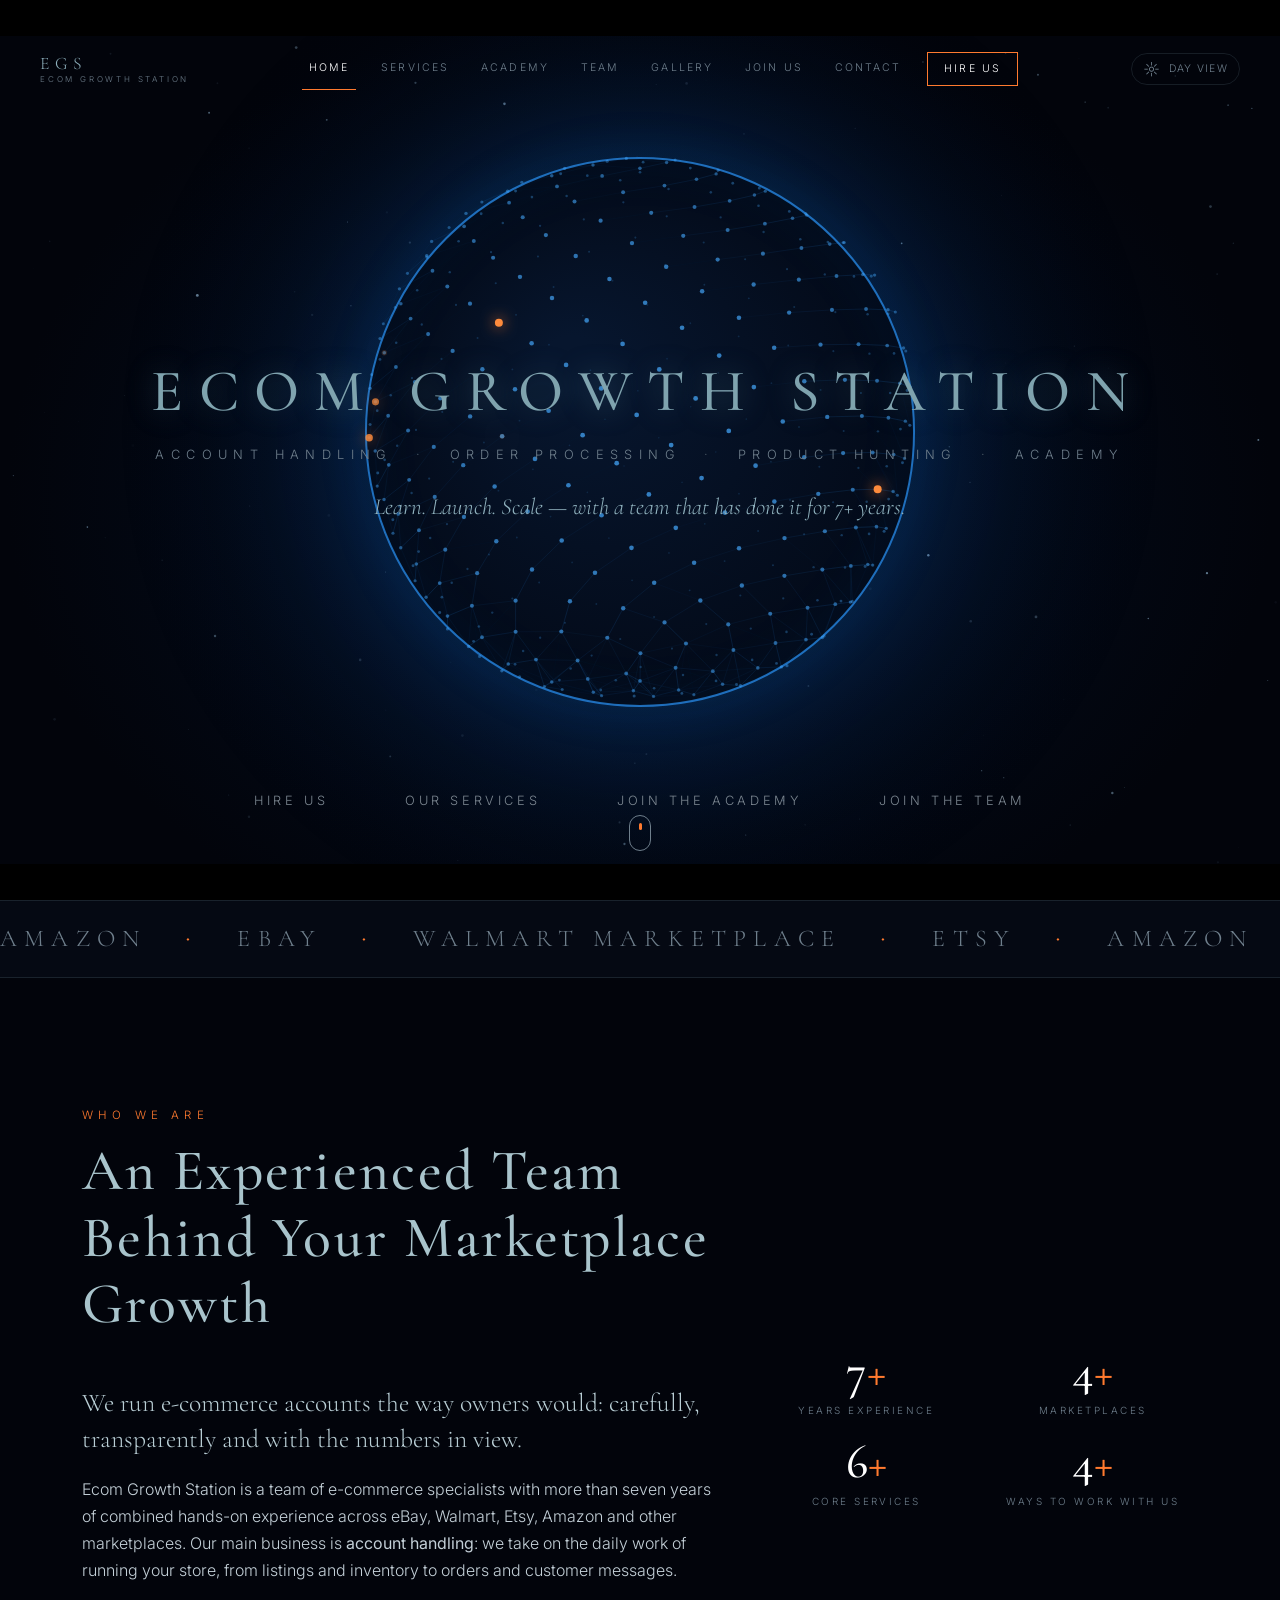
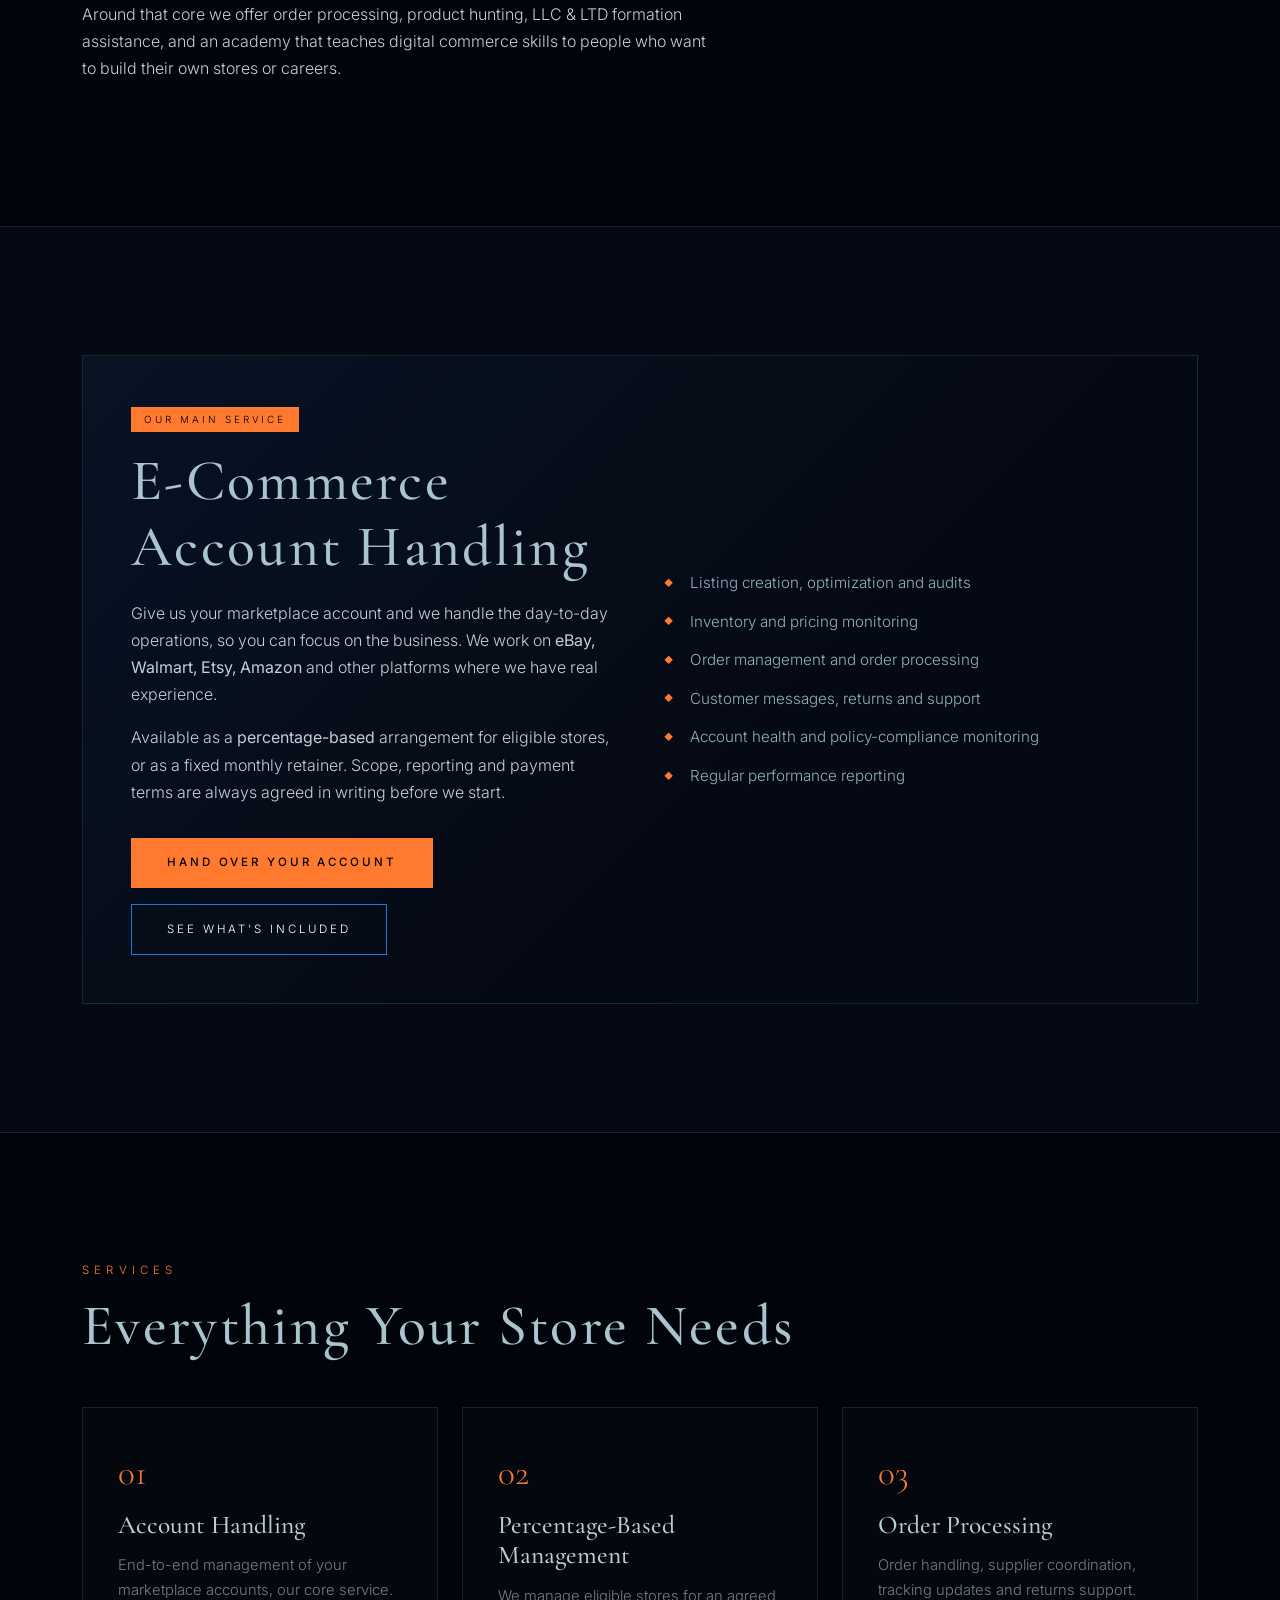
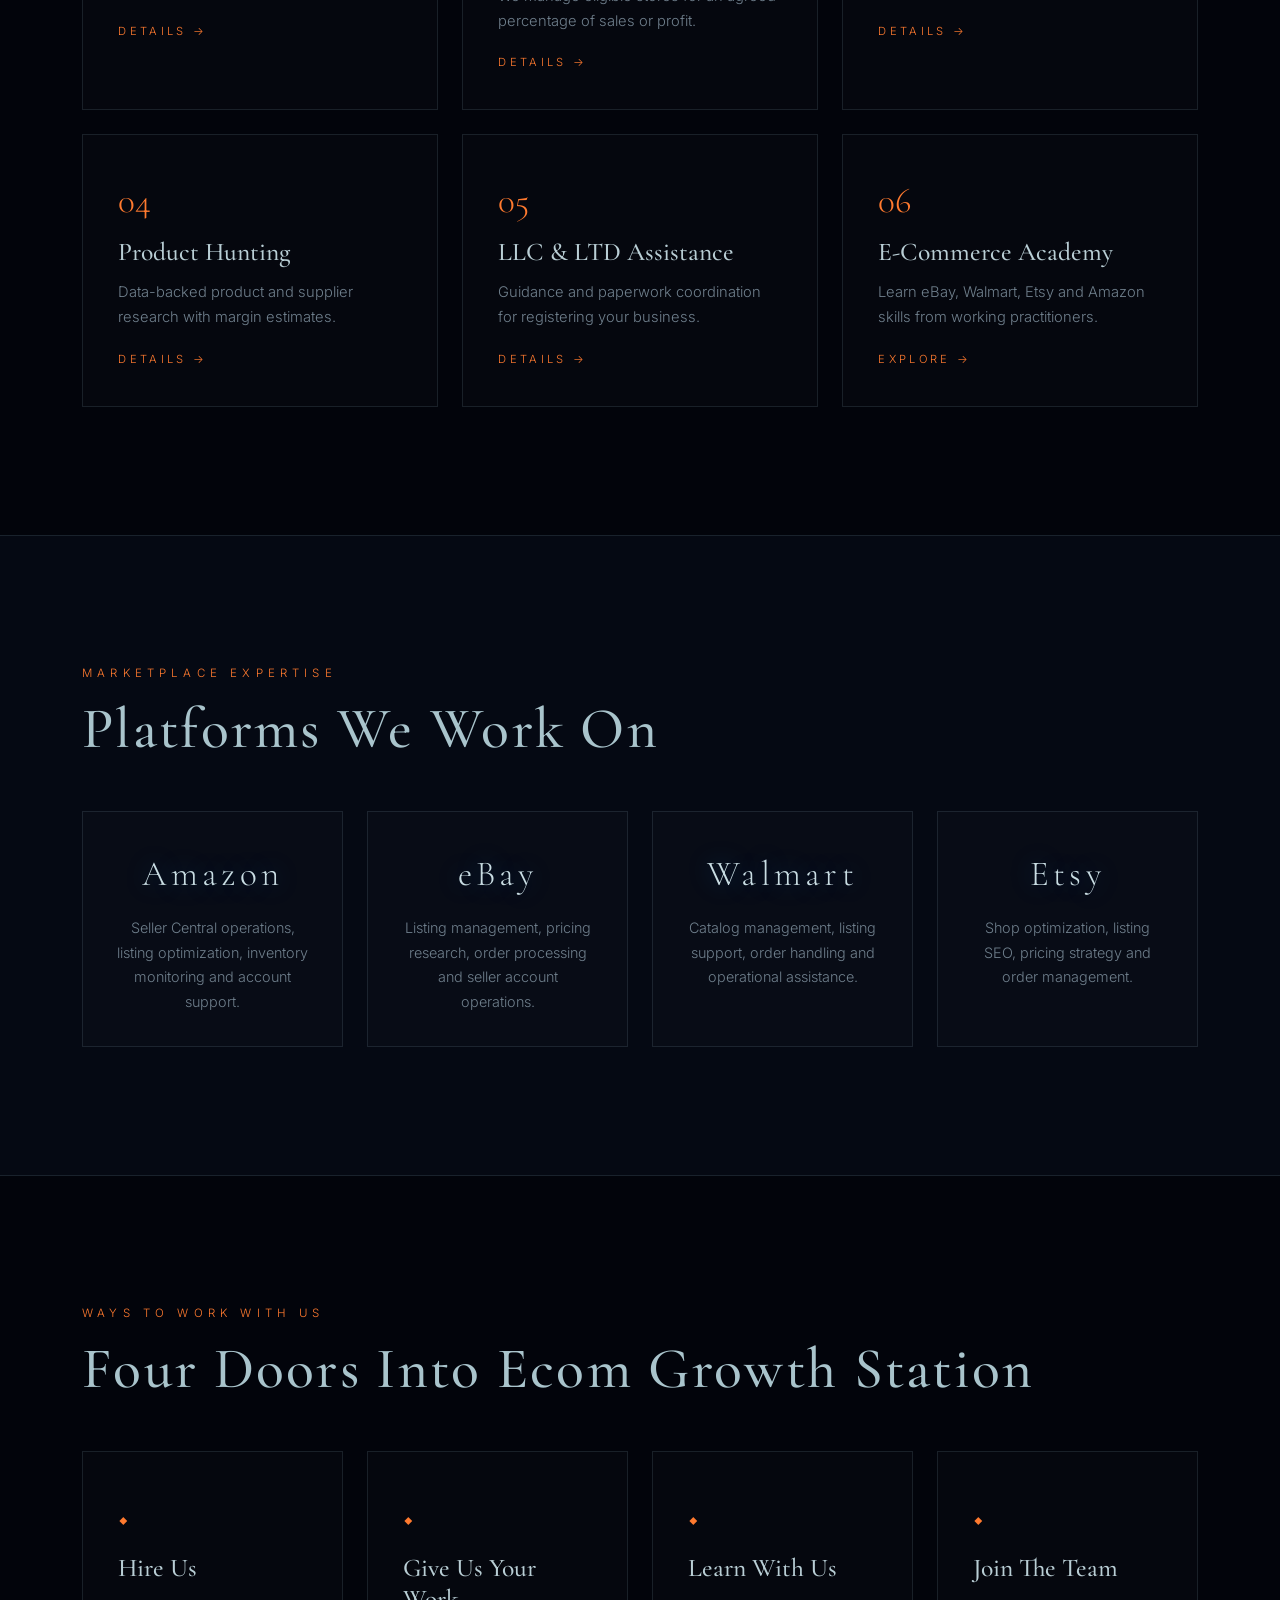
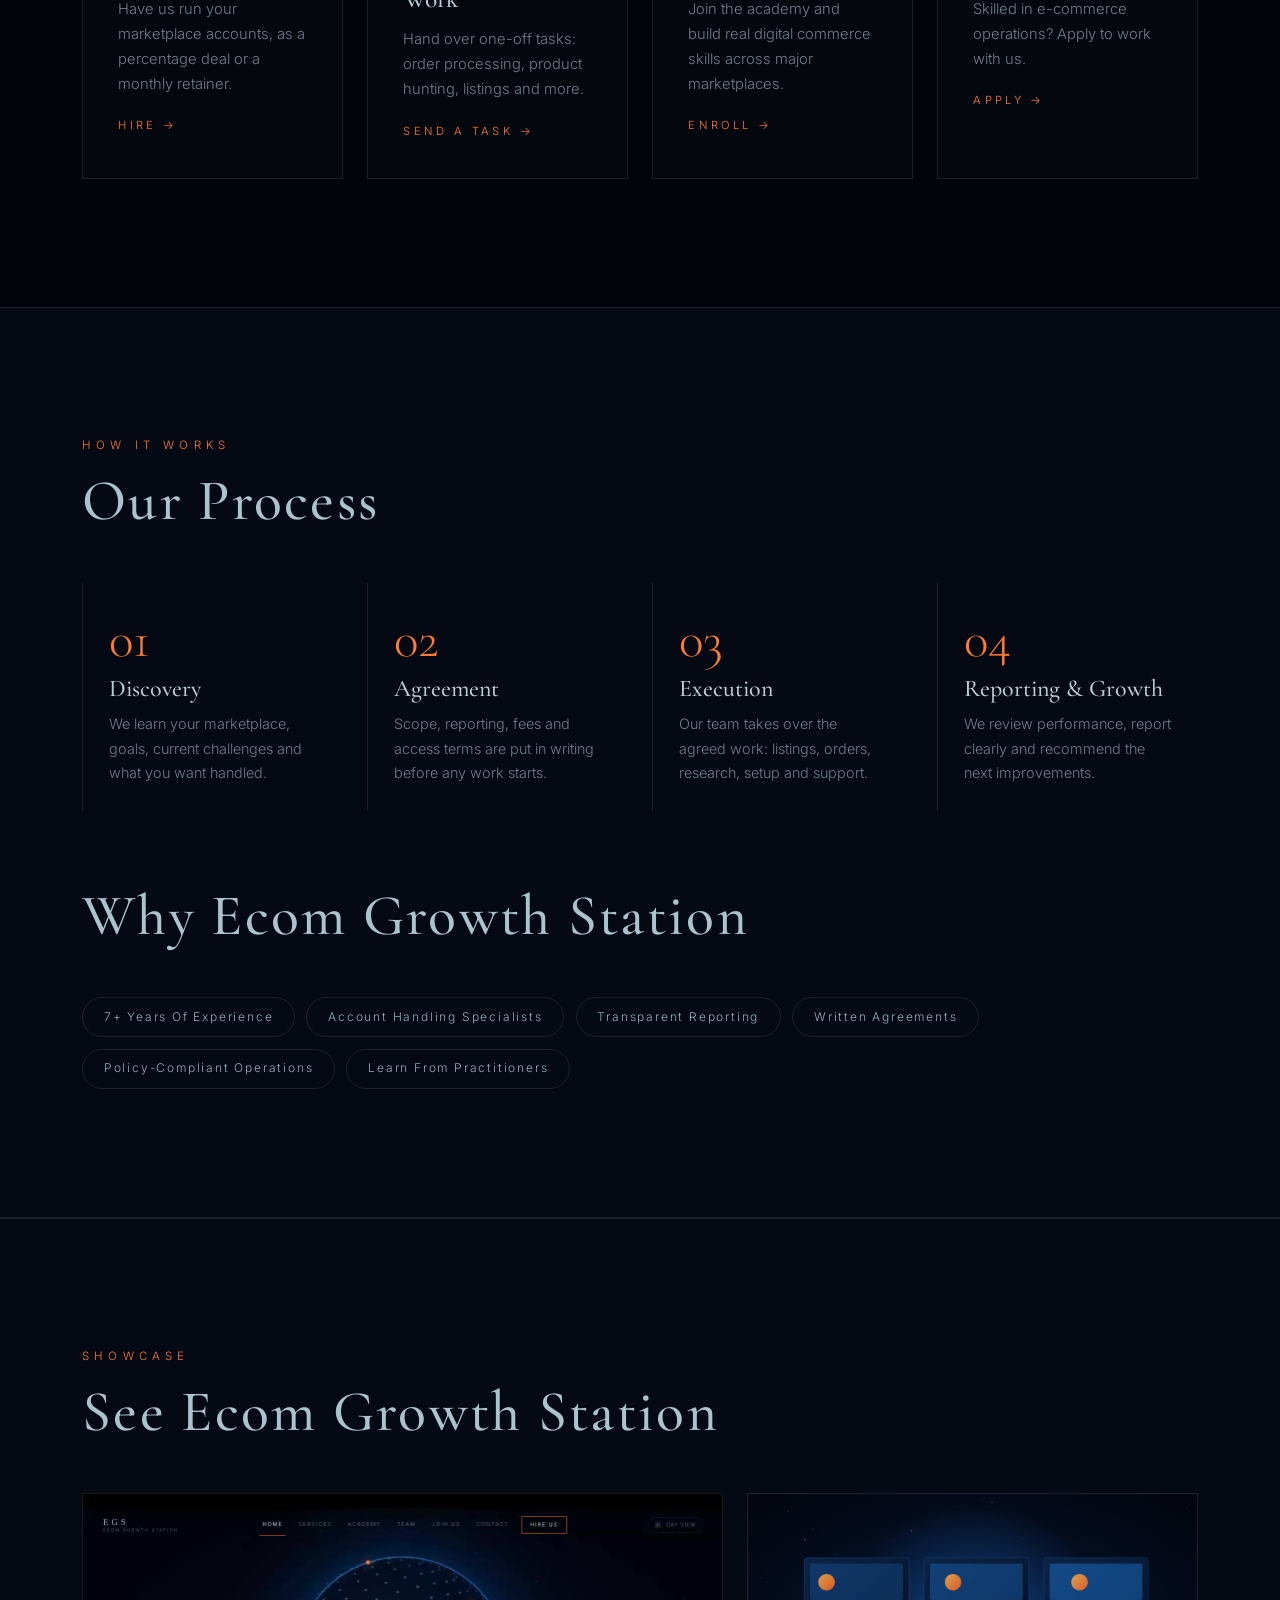
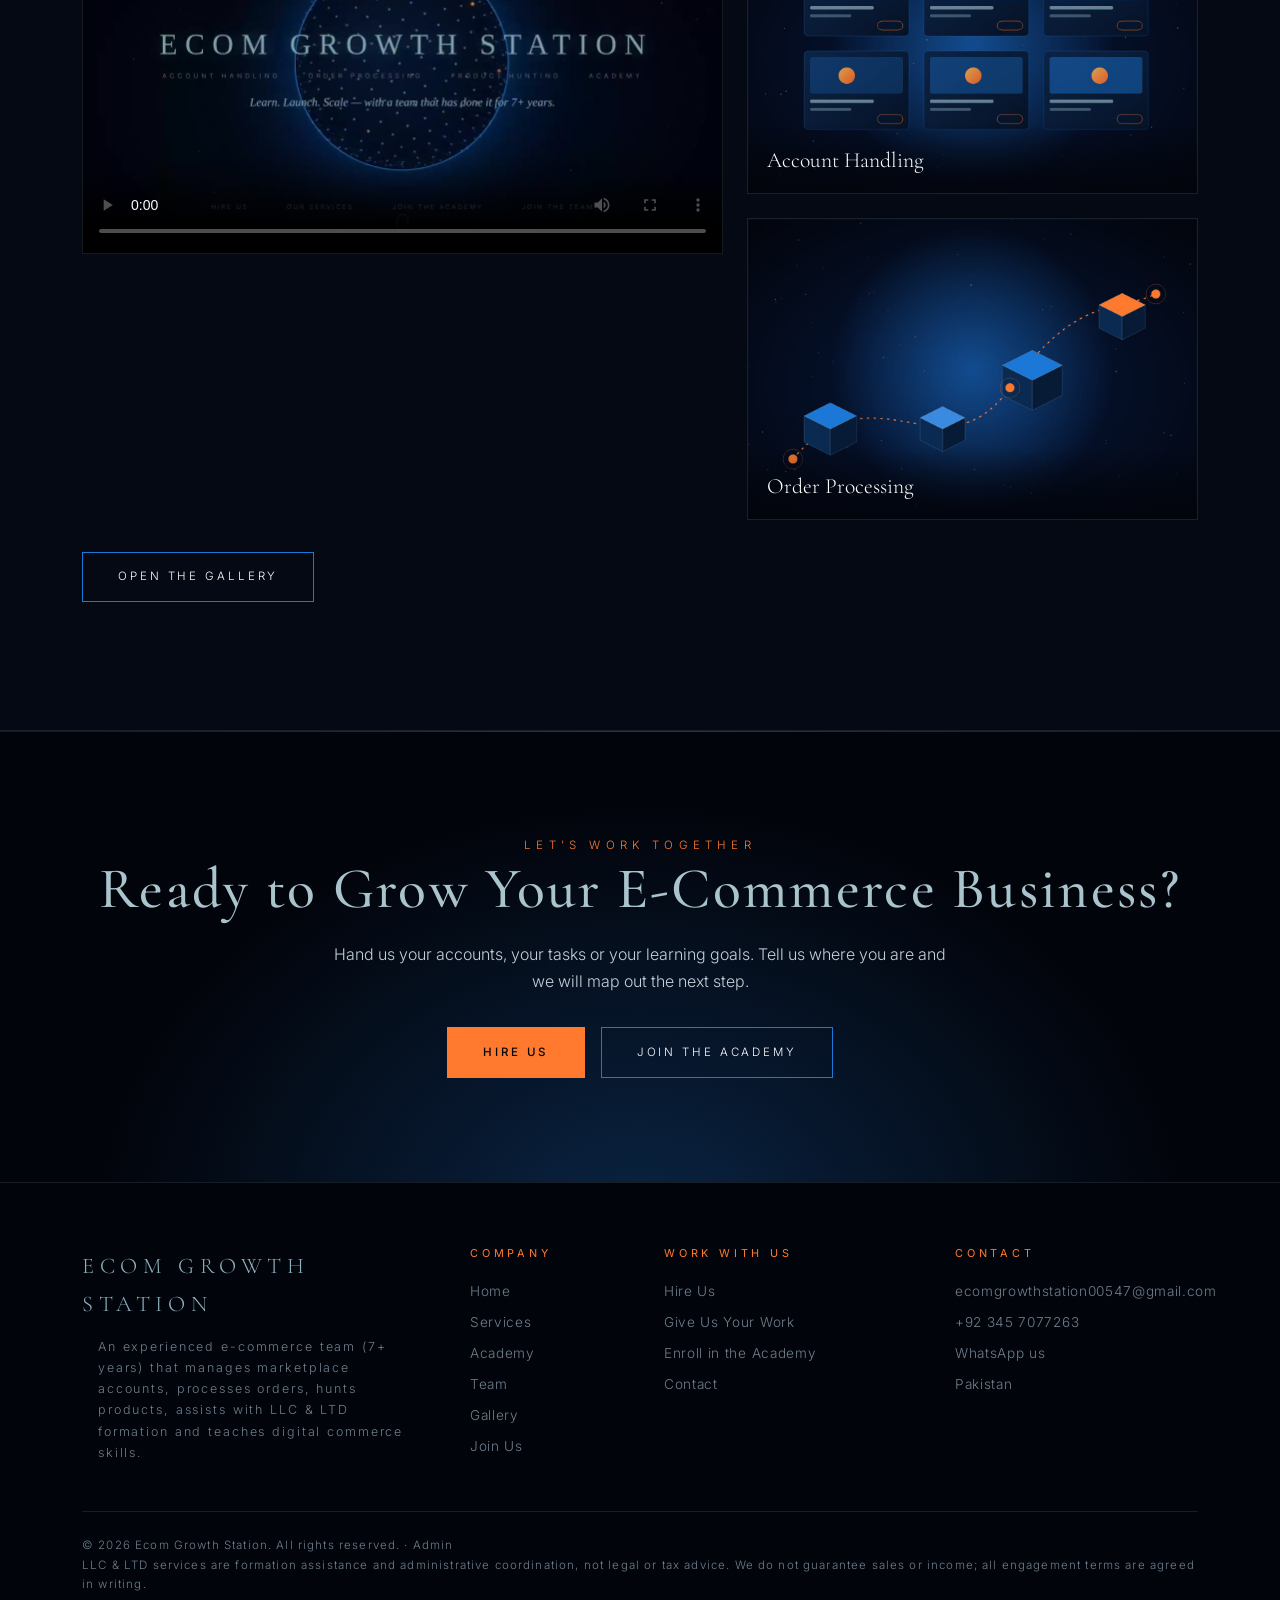
<file: index.html>
<!DOCTYPE html>
<html lang="en" data-theme="dark">
<head>
  <meta charset="UTF-8">
  <meta name="viewport" content="width=device-width, initial-scale=1">
  <title>Ecom Growth Station | E-Commerce Account Management, Order Processing & Academy</title>
  <meta name="description" content="Ecom Growth Station: a 7+ year experienced e-commerce team for account handling on eBay, Walmart, Etsy and Amazon, order processing, product hunting, LLC and LTD assistance, and e-commerce training.">
  <script>try{if(localStorage.getItem('egs-theme')==='light')document.documentElement.setAttribute('data-theme','light')}catch(e){}</script>
  <link rel="preconnect" href="https://fonts.googleapis.com">
  <link rel="preconnect" href="https://fonts.gstatic.com" crossorigin>
  <link href="https://fonts.googleapis.com/css2?family=Cormorant+Garamond:ital,wght@0,400;0,500;0,600;1,400&family=Inter:wght@300;400;500&display=swap" rel="stylesheet">
  <link href="vendor/bootstrap.min.css" rel="stylesheet">
  <link href="css/style.css" rel="stylesheet">
</head>
<body>
<div class="bar bar-top"></div>
<div class="bar bar-bottom"></div>
<div class="scroll-progress" id="scrollProgress"></div>
<header class="site-nav" id="siteNav">
  <a href="index.html" class="nav-logo">EGS<small>Ecom Growth Station</small></a>
  <ul class="nav-links" id="navLinks"><li><a href="index.html" class="active">Home</a></li><li><a href="services.html">Services</a></li><li><a href="academy.html">Academy</a></li><li><a href="team.html">Team</a></li><li><a href="gallery.html">Gallery</a></li><li><a href="join.html">Join Us</a></li><li><a href="contact.html">Contact</a></li><li><a href="hire.html" class="nav-cta">Hire Us</a></li></ul>
  <button class="theme-toggle" id="themeToggle" type="button" aria-pressed="false" aria-label="Switch to day view"><span class="theme-icon">&#9788;</span><span class="theme-label">Day view</span></button>
  <button class="nav-toggle" id="navToggle" type="button" aria-label="Menu"><span></span><span></span></button>
</header>

<section class="hero" id="home">
  <canvas id="orbCanvas"></canvas>
  <div class="hero-text">
    <h1 class="hero-name">Ecom Growth Station</h1>
    <p class="hero-sub">Account Handling <i>&middot;</i> Order Processing <i>&middot;</i> Product Hunting <i>&middot;</i> Academy</p>
    <p class="hero-tag">Learn. Launch. Scale &mdash; with a team that has done it for 7+ years.</p>
  </div>
  <ul class="hero-menu">
    <li><a href="hire.html">Hire Us</a></li>
    <li><a href="services.html">Our Services</a></li>
    <li><a href="academy.html">Join the Academy</a></li>
    <li><a href="join.html">Join the Team</a></li>
  </ul>
  <div class="scroll-hint"><span></span></div>
</section>
<div class="marquee" aria-label="Marketplaces"><div class="marquee-track"><span>Amazon</span><i>&#9670;</i><span>eBay</span><i>&#9670;</i><span>Walmart Marketplace</span><i>&#9670;</i><span>Etsy</span><i>&#9670;</i><span>Amazon</span><i>&#9670;</i><span>eBay</span><i>&#9670;</i><span>Walmart Marketplace</span><i>&#9670;</i><span>Etsy</span><i>&#9670;</i><span>Amazon</span><i>&#9670;</i><span>eBay</span><i>&#9670;</i><span>Walmart Marketplace</span><i>&#9670;</i><span>Etsy</span><i>&#9670;</i></div></div>

<section class="section" id="about">
  <div class="container">
    <div class="row g-5 align-items-center">
      <div class="col-lg-7 reveal">
        <p class="eyebrow">Who We Are</p>
        <h2 class="section-title">An Experienced Team Behind Your Marketplace Growth</h2>
        <p class="lead-text">We run e-commerce accounts the way owners would: carefully, transparently and with the numbers in view.</p>
        <p>Ecom Growth Station is a team of e-commerce specialists with more than seven years of combined hands-on experience across eBay, Walmart, Etsy, Amazon and other marketplaces. Our main business is <strong>account handling</strong>: we take on the daily work of running your store, from listings and inventory to orders and customer messages.</p>
        <p>Around that core we offer order processing, product hunting, LLC &amp; LTD formation assistance, and an academy that teaches digital commerce skills to people who want to build their own stores or careers.</p>
      </div>
      <div class="col-lg-5 reveal">
        <div class="row stats text-center g-3">
          <div class="col-6"><strong data-count="7">0</strong><span>Years Experience</span></div>
          <div class="col-6"><strong data-count="4">0</strong><span>Marketplaces</span></div>
          <div class="col-6"><strong data-count="6">0</strong><span>Core Services</span></div>
          <div class="col-6"><strong data-count="4">0</strong><span>Ways To Work With Us</span></div>
        </div>
      </div>
    </div>
  </div>
</section>

<section class="section section-alt" id="main-service">
  <div class="container">
    <div class="feature reveal">
      <div class="row g-5 align-items-center">
        <div class="col-lg-6">
          <span class="badge-main">Our Main Service</span>
          <h2 class="section-title" style="margin-bottom:1.2rem">E-Commerce Account Handling</h2>
          <p>Give us your marketplace account and we handle the day-to-day operations, so you can focus on the business. We work on <strong>eBay, Walmart, Etsy, Amazon</strong> and other platforms where we have real experience.</p>
          <p>Available as a <strong>percentage-based</strong> arrangement for eligible stores, or as a fixed monthly retainer. Scope, reporting and payment terms are always agreed in writing before we start.</p>
          <div class="cta-row"><a href="hire.html" class="btn-solid">Hand Over Your Account</a><a href="services.html#account-handling" class="btn-ghost">See What's Included</a></div>
        </div>
        <div class="col-lg-6">
          <ul class="tick-list"><li>Listing creation, optimization and audits</li><li>Inventory and pricing monitoring</li><li>Order management and order processing</li><li>Customer messages, returns and support</li><li>Account health and policy-compliance monitoring</li><li>Regular performance reporting</li></ul>
        </div>
      </div>
    </div>
  </div>
</section>

<section class="section" id="services">
  <div class="container">
    <p class="eyebrow reveal">Services</p><h2 class="section-title reveal">Everything Your Store Needs</h2>
    <div class="row g-4">
      <div class="col-md-6 col-lg-4 reveal"><a href="services.html#account-handling" class="service"><div class="num">01</div><h3>Account Handling</h3><p>End-to-end management of your marketplace accounts, our core service.</p><span class="arrow">Details</span></a></div>
      <div class="col-md-6 col-lg-4 reveal"><a href="services.html#percentage" class="service"><div class="num">02</div><h3>Percentage-Based Management</h3><p>We manage eligible stores for an agreed percentage of sales or profit.</p><span class="arrow">Details</span></a></div>
      <div class="col-md-6 col-lg-4 reveal"><a href="services.html#orders" class="service"><div class="num">03</div><h3>Order Processing</h3><p>Order handling, supplier coordination, tracking updates and returns support.</p><span class="arrow">Details</span></a></div>
      <div class="col-md-6 col-lg-4 reveal"><a href="services.html#product-hunting" class="service"><div class="num">04</div><h3>Product Hunting</h3><p>Data-backed product and supplier research with margin estimates.</p><span class="arrow">Details</span></a></div>
      <div class="col-md-6 col-lg-4 reveal"><a href="services.html#formation" class="service"><div class="num">05</div><h3>LLC &amp; LTD Assistance</h3><p>Guidance and paperwork coordination for registering your business.</p><span class="arrow">Details</span></a></div>
      <div class="col-md-6 col-lg-4 reveal"><a href="academy.html" class="service"><div class="num">06</div><h3>E-Commerce Academy</h3><p>Learn eBay, Walmart, Etsy and Amazon skills from working practitioners.</p><span class="arrow">Explore</span></a></div>
    </div>
  </div>
</section>

<section class="section section-alt" id="platforms">
  <div class="container">
    <p class="eyebrow reveal">Marketplace Expertise</p><h2 class="section-title reveal">Platforms We Work On</h2>
    <div class="row g-4">
      <div class="col-md-6 col-lg-3 reveal"><div class="platform"><div class="wordmark">Amazon</div><p>Seller Central operations, listing optimization, inventory monitoring and account support.</p></div></div>
      <div class="col-md-6 col-lg-3 reveal"><div class="platform"><div class="wordmark">eBay</div><p>Listing management, pricing research, order processing and seller account operations.</p></div></div>
      <div class="col-md-6 col-lg-3 reveal"><div class="platform"><div class="wordmark">Walmart</div><p>Catalog management, listing support, order handling and operational assistance.</p></div></div>
      <div class="col-md-6 col-lg-3 reveal"><div class="platform"><div class="wordmark">Etsy</div><p>Shop optimization, listing SEO, pricing strategy and order management.</p></div></div>
    </div>
  </div>
</section>

<section class="section" id="ways">
  <div class="container">
    <p class="eyebrow reveal">Ways To Work With Us</p><h2 class="section-title reveal">Four Doors Into Ecom Growth Station</h2>
    <div class="row g-4">
      <div class="col-md-6 col-lg-3 reveal"><a href="hire.html" class="service"><div class="num">&#9670;</div><h3>Hire Us</h3><p>Have us run your marketplace accounts, as a percentage deal or a monthly retainer.</p><span class="arrow">Hire</span></a></div>
      <div class="col-md-6 col-lg-3 reveal"><a href="hire.html#task" class="service"><div class="num">&#9670;</div><h3>Give Us Your Work</h3><p>Hand over one-off tasks: order processing, product hunting, listings and more.</p><span class="arrow">Send a task</span></a></div>
      <div class="col-md-6 col-lg-3 reveal"><a href="academy.html" class="service"><div class="num">&#9670;</div><h3>Learn With Us</h3><p>Join the academy and build real digital commerce skills across major marketplaces.</p><span class="arrow">Enroll</span></a></div>
      <div class="col-md-6 col-lg-3 reveal"><a href="join.html" class="service"><div class="num">&#9670;</div><h3>Join The Team</h3><p>Skilled in e-commerce operations? Apply to work with us.</p><span class="arrow">Apply</span></a></div>
    </div>
  </div>
</section>

<section class="section section-alt" id="process">
  <div class="container">
    <p class="eyebrow reveal">How It Works</p><h2 class="section-title reveal">Our Process</h2>
    <div class="row g-4">
      <div class="col-md-6 col-lg-3 reveal"><div class="step"><span class="step-num">01</span><h3>Discovery</h3><p>We learn your marketplace, goals, current challenges and what you want handled.</p></div></div>
      <div class="col-md-6 col-lg-3 reveal"><div class="step"><span class="step-num">02</span><h3>Agreement</h3><p>Scope, reporting, fees and access terms are put in writing before any work starts.</p></div></div>
      <div class="col-md-6 col-lg-3 reveal"><div class="step"><span class="step-num">03</span><h3>Execution</h3><p>Our team takes over the agreed work: listings, orders, research, setup and support.</p></div></div>
      <div class="col-md-6 col-lg-3 reveal"><div class="step"><span class="step-num">04</span><h3>Reporting &amp; Growth</h3><p>We review performance, report clearly and recommend the next improvements.</p></div></div>
    </div>
    <h2 class="section-title mt-5 pt-4 reveal">Why Ecom Growth Station</h2>
    <div class="chips reveal"><span>7+ Years Of Experience</span><span>Account Handling Specialists</span><span>Transparent Reporting</span><span>Written Agreements</span><span>Policy-Compliant Operations</span><span>Learn From Practitioners</span></div>
  </div>
</section>
<section class="section section-alt" id="showcase">
  <div class="container">
    <p class="eyebrow reveal">Showcase</p><h2 class="section-title reveal">See Ecom Growth Station</h2>
    <div class="row g-4 align-items-stretch">
      <div class="col-lg-7 reveal"><div class="video-frame"><video controls preload="metadata" playsinline poster="media/video/brand-reel-poster.jpg"><source src="media/video/brand-reel.mp4" type="video/mp4">Your browser does not support video.</video></div></div>
      <div class="col-lg-5 reveal"><div class="row g-4 h-100">
        <div class="col-12"><a href="gallery.html" class="media-card"><img src="media/photos/account-handling.jpg" alt="Illustration of marketplace listing cards" loading="lazy"><span class="cap">Account Handling</span></a></div>
        <div class="col-12"><a href="gallery.html" class="media-card"><img src="media/photos/order-processing.jpg" alt="Illustration of parcels moving along a delivery route" loading="lazy"><span class="cap">Order Processing</span></a></div>
      </div></div>
    </div>
    <div class="cta-row reveal"><a href="gallery.html" class="btn-ghost">Open The Gallery</a></div>
  </div>
</section>
<section class="cta-band">
  <div class="container reveal">
    <p class="eyebrow">Let's Work Together</p>
    <h2 class="section-title">Ready to Grow Your E-Commerce Business?</h2>
    <p>Hand us your accounts, your tasks or your learning goals. Tell us where you are and we will map out the next step.</p>
    <div class="cta-row"><a href="hire.html" class="btn-solid">Hire Us</a><a href="academy.html" class="btn-ghost">Join the Academy</a></div>
  </div>
</section>
<footer class="site-footer">
  <div class="container">
    <div class="row g-5">
      <div class="col-lg-4">
        <div class="footer-brand">Ecom Growth Station</div>
        <p>An experienced e-commerce team (7+ years) that manages marketplace accounts, processes orders, hunts products, assists with LLC &amp; LTD formation and teaches digital commerce skills.</p>
      </div>
      <div class="col-6 col-lg-2"><h5>Company</h5><ul>
        <li><a href="index.html">Home</a></li><li><a href="services.html">Services</a></li><li><a href="academy.html">Academy</a></li><li><a href="team.html">Team</a></li><li><a href="gallery.html">Gallery</a></li><li><a href="join.html">Join Us</a></li></ul></div>
      <div class="col-6 col-lg-3"><h5>Work With Us</h5><ul>
        <li><a href="hire.html">Hire Us</a></li><li><a href="hire.html#task">Give Us Your Work</a></li><li><a href="academy.html#enroll">Enroll in the Academy</a></li><li><a href="contact.html">Contact</a></li></ul></div>
      <div class="col-lg-3"><h5>Contact</h5><ul>
        <li><a href="mailto:ecomgrowthstation00547@gmail.com">ecomgrowthstation00547@gmail.com</a></li><li><a href="tel:+923457077263">+92 345 7077263</a></li><li><a href="https://wa.me/923457077263" target="_blank" rel="noopener">WhatsApp us</a></li><li>Pakistan</li></ul></div>
    </div>
    <div class="footer-bottom">&copy; <span class="js-year"></span> Ecom Growth Station. All rights reserved. &middot; <a href="admin.html">Admin</a><br>
    LLC &amp; LTD services are formation assistance and administrative coordination, not legal or tax advice. We do not guarantee sales or income; all engagement terms are agreed in writing.</div>
  </div>
</footer>
<script src="vendor/bootstrap.bundle.min.js"></script>
<script src="vendor/supabase.js"></script>
<script src="js/config.js"></script>
<script src="js/main.js"></script>
</body>
</html>
</file>
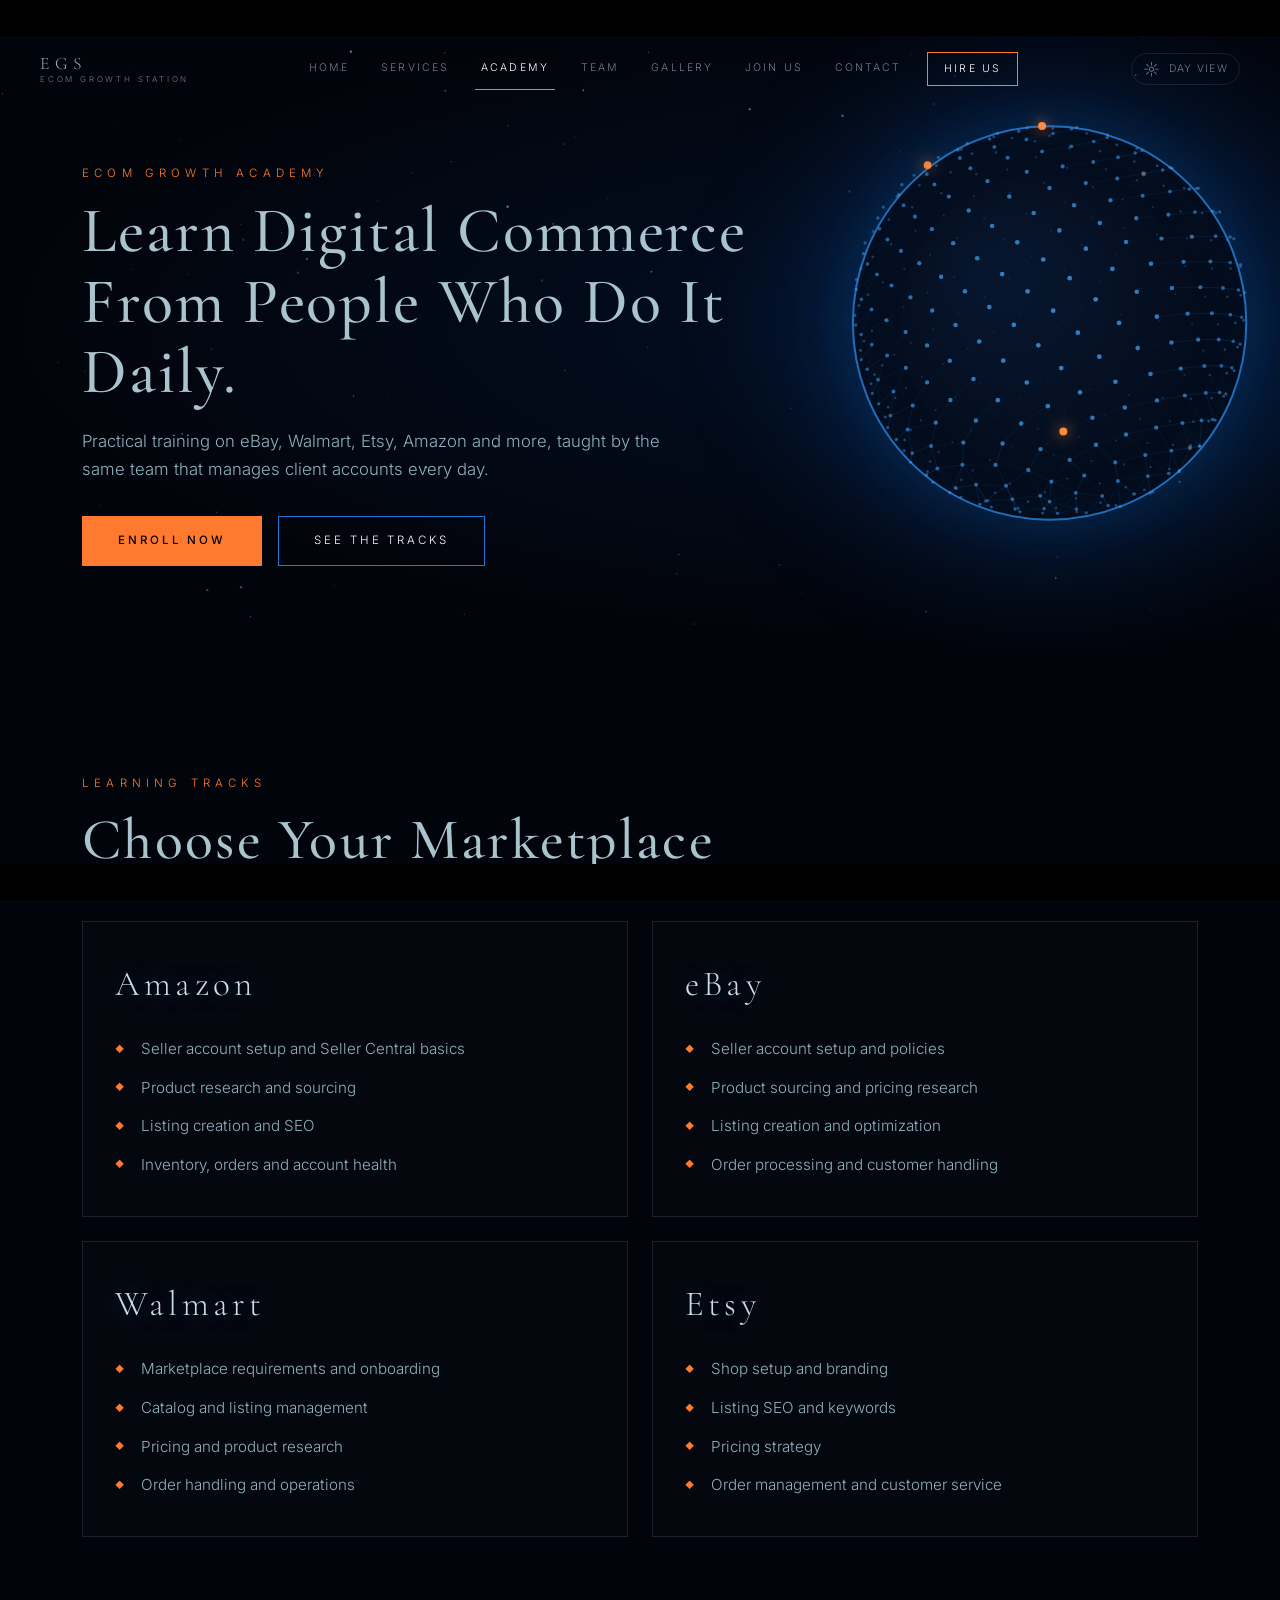
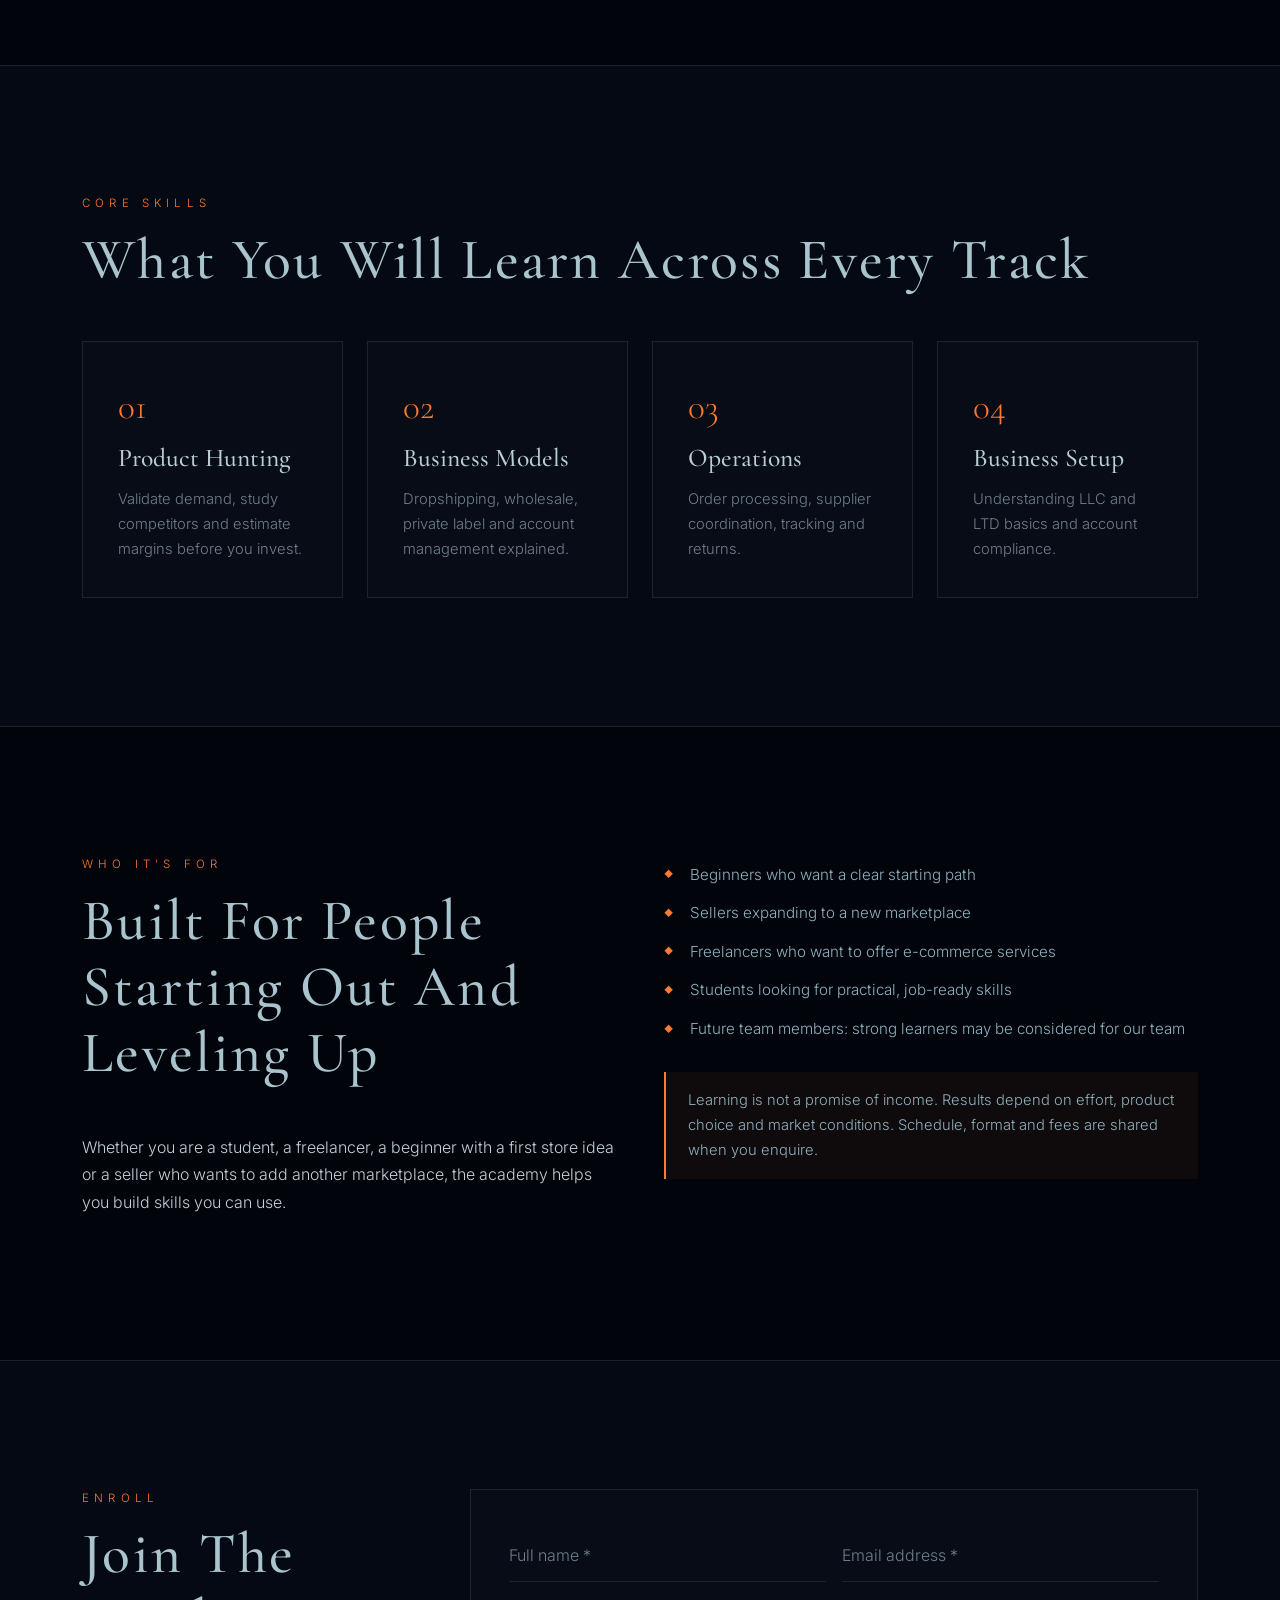
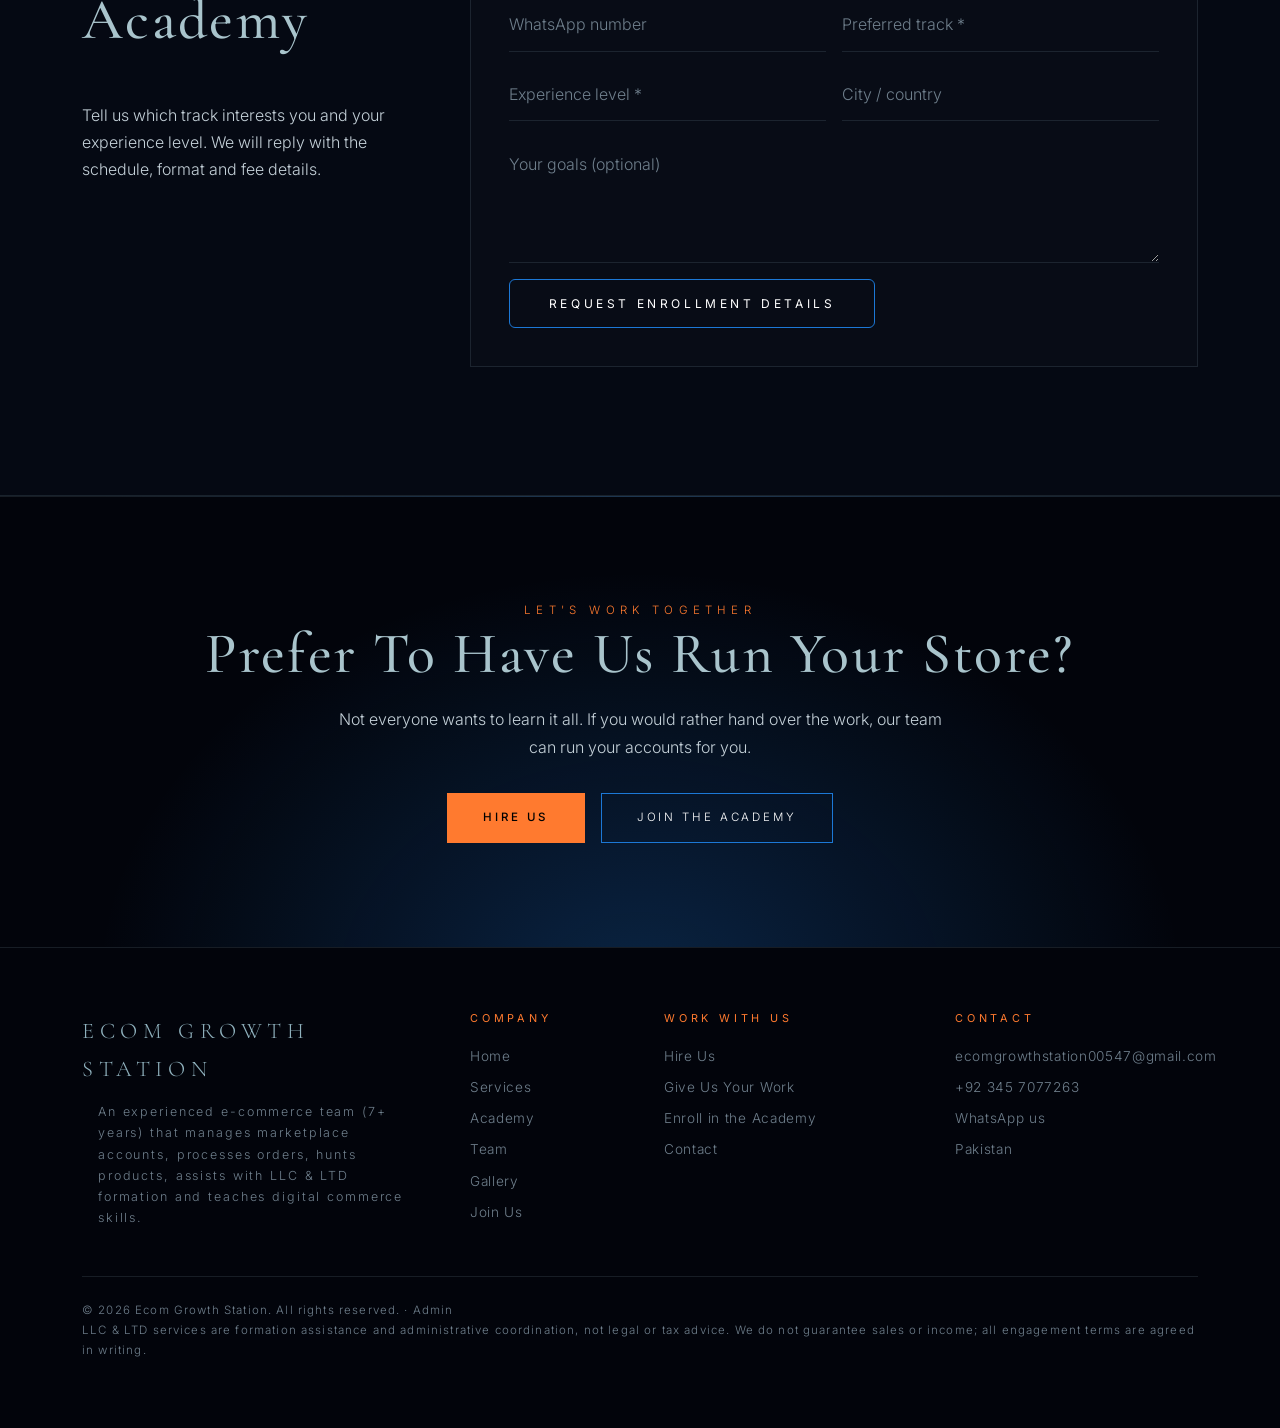
<file: academy.html>
<!DOCTYPE html>
<html lang="en" data-theme="dark">
<head>
  <meta charset="UTF-8">
  <meta name="viewport" content="width=device-width, initial-scale=1">
  <title>Academy | Learn E-Commerce Skills | Ecom Growth Station</title>
  <meta name="description" content="Learn digital commerce skills for Amazon, eBay, Walmart and Etsy from practitioners with 7+ years of experience.">
  <script>try{if(localStorage.getItem('egs-theme')==='light')document.documentElement.setAttribute('data-theme','light')}catch(e){}</script>
  <link rel="preconnect" href="https://fonts.googleapis.com">
  <link rel="preconnect" href="https://fonts.gstatic.com" crossorigin>
  <link href="https://fonts.googleapis.com/css2?family=Cormorant+Garamond:ital,wght@0,400;0,500;0,600;1,400&family=Inter:wght@300;400;500&display=swap" rel="stylesheet">
  <link href="vendor/bootstrap.min.css" rel="stylesheet">
  <link href="css/style.css" rel="stylesheet">
</head>
<body>
<div class="bar bar-top"></div>
<div class="bar bar-bottom"></div>
<div class="scroll-progress" id="scrollProgress"></div>
<header class="site-nav" id="siteNav">
  <a href="index.html" class="nav-logo">EGS<small>Ecom Growth Station</small></a>
  <ul class="nav-links" id="navLinks"><li><a href="index.html">Home</a></li><li><a href="services.html">Services</a></li><li><a href="academy.html" class="active">Academy</a></li><li><a href="team.html">Team</a></li><li><a href="gallery.html">Gallery</a></li><li><a href="join.html">Join Us</a></li><li><a href="contact.html">Contact</a></li><li><a href="hire.html" class="nav-cta">Hire Us</a></li></ul>
  <button class="theme-toggle" id="themeToggle" type="button" aria-pressed="false" aria-label="Switch to day view"><span class="theme-icon">&#9788;</span><span class="theme-label">Day view</span></button>
  <button class="nav-toggle" id="navToggle" type="button" aria-label="Menu"><span></span><span></span></button>
</header>
<section class="page-hero">
  <canvas id="orbCanvas" data-x="0.82" data-y="0.5"></canvas>
  <div class="container">
    <p class="eyebrow">Ecom Growth Academy</p>
    <h1>Learn Digital Commerce From People Who Do It Daily.</h1>
    <p class="lead">Practical training on eBay, Walmart, Etsy, Amazon and more, taught by the same team that manages client accounts every day.</p>
    <div class="cta-row"><a href="#enroll" class="btn-solid">Enroll Now</a><a href="#tracks" class="btn-ghost">See The Tracks</a></div>
  </div>
</section>

<section class="section" id="tracks">
  <div class="container">
    <p class="eyebrow reveal">Learning Tracks</p><h2 class="section-title reveal">Choose Your Marketplace</h2>
    <div class="row g-4">
      <div class="col-md-6 reveal"><div class="track"><div class="wordmark">Amazon</div><ul class="tick-list"><li>Seller account setup and Seller Central basics</li><li>Product research and sourcing</li><li>Listing creation and SEO</li><li>Inventory, orders and account health</li></ul></div></div>
      <div class="col-md-6 reveal"><div class="track"><div class="wordmark">eBay</div><ul class="tick-list"><li>Seller account setup and policies</li><li>Product sourcing and pricing research</li><li>Listing creation and optimization</li><li>Order processing and customer handling</li></ul></div></div>
      <div class="col-md-6 reveal"><div class="track"><div class="wordmark">Walmart</div><ul class="tick-list"><li>Marketplace requirements and onboarding</li><li>Catalog and listing management</li><li>Pricing and product research</li><li>Order handling and operations</li></ul></div></div>
      <div class="col-md-6 reveal"><div class="track"><div class="wordmark">Etsy</div><ul class="tick-list"><li>Shop setup and branding</li><li>Listing SEO and keywords</li><li>Pricing strategy</li><li>Order management and customer service</li></ul></div></div>
    </div>
  </div>
</section>

<section class="section section-alt" id="skills">
  <div class="container">
    <p class="eyebrow reveal">Core Skills</p><h2 class="section-title reveal">What You Will Learn Across Every Track</h2>
    <div class="row g-4">
      <div class="col-md-6 col-lg-3 reveal"><div class="service"><div class="num">01</div><h3>Product Hunting</h3><p>Validate demand, study competitors and estimate margins before you invest.</p></div></div>
      <div class="col-md-6 col-lg-3 reveal"><div class="service"><div class="num">02</div><h3>Business Models</h3><p>Dropshipping, wholesale, private label and account management explained.</p></div></div>
      <div class="col-md-6 col-lg-3 reveal"><div class="service"><div class="num">03</div><h3>Operations</h3><p>Order processing, supplier coordination, tracking and returns.</p></div></div>
      <div class="col-md-6 col-lg-3 reveal"><div class="service"><div class="num">04</div><h3>Business Setup</h3><p>Understanding LLC and LTD basics and account compliance.</p></div></div>
    </div>
  </div>
</section>

<section class="section" id="who">
  <div class="container">
    <div class="row g-5">
      <div class="col-lg-6 reveal">
        <p class="eyebrow">Who It's For</p>
        <h2 class="section-title">Built For People Starting Out And Leveling Up</h2>
        <p>Whether you are a student, a freelancer, a beginner with a first store idea or a seller who wants to add another marketplace, the academy helps you build skills you can use.</p>
      </div>
      <div class="col-lg-6 reveal"><ul class="tick-list"><li>Beginners who want a clear starting path</li><li>Sellers expanding to a new marketplace</li><li>Freelancers who want to offer e-commerce services</li><li>Students looking for practical, job-ready skills</li><li>Future team members: strong learners may be considered for our team</li></ul>
      <div class="callout mt-4">Learning is not a promise of income. Results depend on effort, product choice and market conditions. Schedule, format and fees are shared when you enquire.</div></div>
    </div>
  </div>
</section>

<section class="section section-alt" id="enroll">
  <div class="container">
    <div class="row g-5">
      <div class="col-lg-4 reveal">
        <p class="eyebrow">Enroll</p>
        <h2 class="section-title">Join The Academy</h2>
        <p>Tell us which track interests you and your experience level. We will reply with the schedule, format and fee details.</p>
      </div>
      <div class="col-lg-8">
        <form id="enrollForm" class="form-card reveal" data-subject="Academy enrollment enquiry" data-type="academy" novalidate>
  <input type="text" name="website" tabindex="-1" autocomplete="off" aria-hidden="true" style="position:absolute;left:-9999px;opacity:0;height:0;width:0">
  <div class="row g-3"><div class="col-md-6"><input name="name" data-label="Full name" type="text" class="form-control" placeholder="Full name *" required></div><div class="col-md-6"><input name="email" data-label="Email address" type="email" class="form-control" placeholder="Email address *" required></div><div class="col-md-6"><input name="whatsapp" data-label="WhatsApp number" type="text" class="form-control" placeholder="WhatsApp number"></div><div class="col-md-6"><select name="track" data-label="Preferred track" class="form-control" required><option value="">Preferred track *</option><option>Amazon</option><option>eBay</option><option>Walmart</option><option>Etsy</option><option>Multiple marketplaces</option><option>Not sure yet</option></select></div><div class="col-md-6"><select name="level" data-label="Experience level" class="form-control" required><option value="">Experience level *</option><option>Complete beginner</option><option>Some experience</option><option>Active seller</option></select></div><div class="col-md-6"><input name="city" data-label="City / country" type="text" class="form-control" placeholder="City / country"></div><div class="col-12"><textarea name="message" data-label="Your goals (optional)" rows="4" class="form-control" placeholder="Your goals (optional)"></textarea></div>
    <div class="col-12"><button type="submit" class="btn btn-glow">Request Enrollment Details</button><span class="form-status"></span></div>
  </div>
</form>
      </div>
    </div>
  </div>
</section>
<section class="cta-band">
  <div class="container reveal">
    <p class="eyebrow">Let's Work Together</p>
    <h2 class="section-title">Prefer To Have Us Run Your Store?</h2>
    <p>Not everyone wants to learn it all. If you would rather hand over the work, our team can run your accounts for you.</p>
    <div class="cta-row"><a href="hire.html" class="btn-solid">Hire Us</a><a href="academy.html" class="btn-ghost">Join the Academy</a></div>
  </div>
</section>
<footer class="site-footer">
  <div class="container">
    <div class="row g-5">
      <div class="col-lg-4">
        <div class="footer-brand">Ecom Growth Station</div>
        <p>An experienced e-commerce team (7+ years) that manages marketplace accounts, processes orders, hunts products, assists with LLC &amp; LTD formation and teaches digital commerce skills.</p>
      </div>
      <div class="col-6 col-lg-2"><h5>Company</h5><ul>
        <li><a href="index.html">Home</a></li><li><a href="services.html">Services</a></li><li><a href="academy.html">Academy</a></li><li><a href="team.html">Team</a></li><li><a href="gallery.html">Gallery</a></li><li><a href="join.html">Join Us</a></li></ul></div>
      <div class="col-6 col-lg-3"><h5>Work With Us</h5><ul>
        <li><a href="hire.html">Hire Us</a></li><li><a href="hire.html#task">Give Us Your Work</a></li><li><a href="academy.html#enroll">Enroll in the Academy</a></li><li><a href="contact.html">Contact</a></li></ul></div>
      <div class="col-lg-3"><h5>Contact</h5><ul>
        <li><a href="mailto:ecomgrowthstation00547@gmail.com">ecomgrowthstation00547@gmail.com</a></li><li><a href="tel:+923457077263">+92 345 7077263</a></li><li><a href="https://wa.me/923457077263" target="_blank" rel="noopener">WhatsApp us</a></li><li>Pakistan</li></ul></div>
    </div>
    <div class="footer-bottom">&copy; <span class="js-year"></span> Ecom Growth Station. All rights reserved. &middot; <a href="admin.html">Admin</a><br>
    LLC &amp; LTD services are formation assistance and administrative coordination, not legal or tax advice. We do not guarantee sales or income; all engagement terms are agreed in writing.</div>
  </div>
</footer>
<script src="vendor/bootstrap.bundle.min.js"></script>
<script src="vendor/supabase.js"></script>
<script src="js/config.js"></script>
<script src="js/main.js"></script>
</body>
</html>
</file>
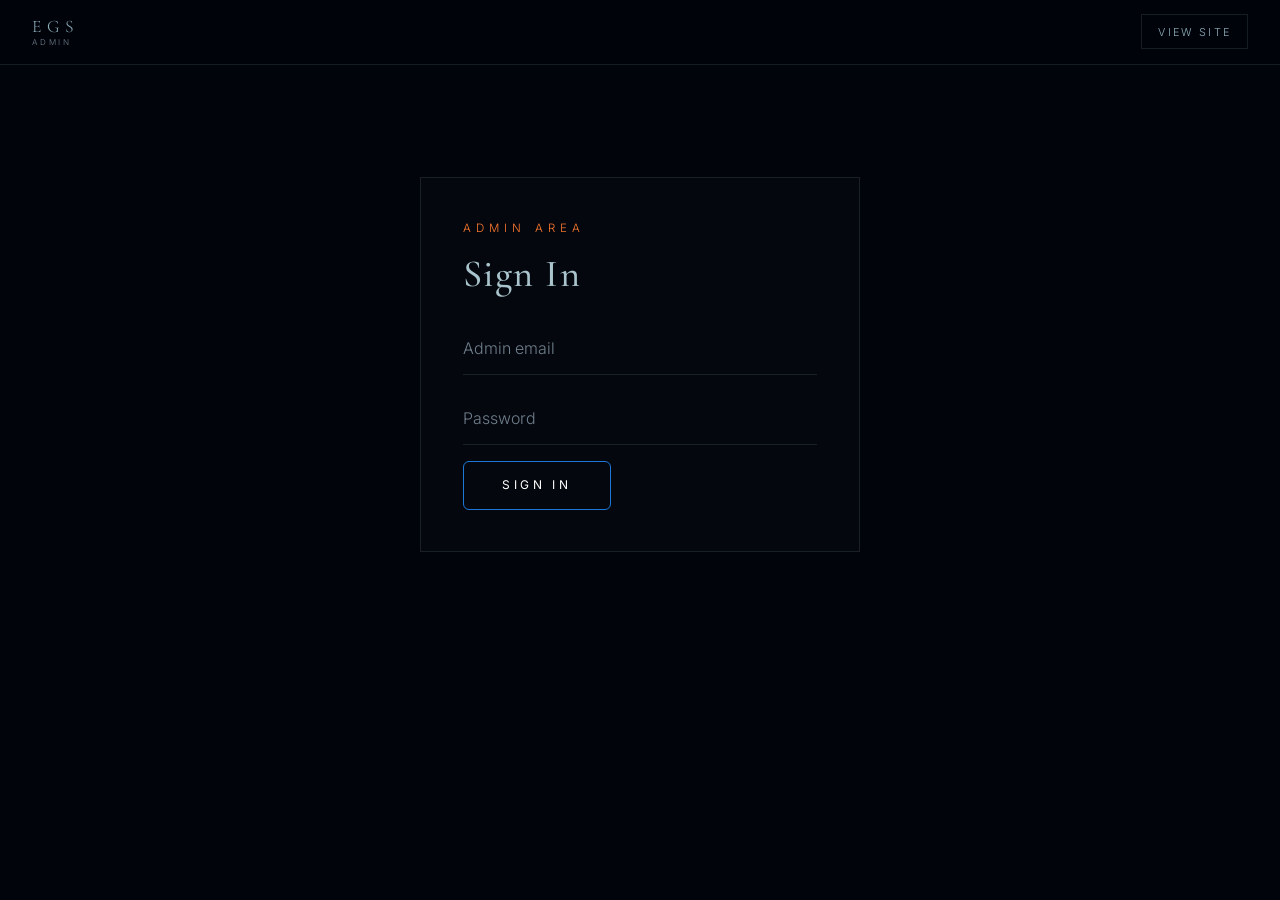
<file: admin.html>
<!DOCTYPE html>
<html lang="en" data-theme="dark">
<head>
  <meta charset="UTF-8">
  <meta name="viewport" content="width=device-width, initial-scale=1">
  <meta name="robots" content="noindex, nofollow">
  <title>Admin | Ecom Growth Station</title>
  <link rel="preconnect" href="https://fonts.googleapis.com">
  <link rel="preconnect" href="https://fonts.gstatic.com" crossorigin>
  <link href="https://fonts.googleapis.com/css2?family=Cormorant+Garamond:wght@400;500;600&family=Inter:wght@300;400;500&display=swap" rel="stylesheet">
  <link href="vendor/bootstrap.min.css" rel="stylesheet">
  <link href="css/style.css" rel="stylesheet">
  <link href="css/admin.css" rel="stylesheet">
</head>
<body class="admin-body">
<div class="scroll-progress" id="scrollProgress"></div>

<header class="admin-bar">
  <a href="index.html" class="nav-logo">EGS<small>Admin</small></a>
  <div class="admin-bar-right">
    <span id="adminUser" class="admin-user"></span>
    <button id="logoutBtn" class="btn-mini" type="button" hidden>Log out</button>
    <a href="index.html" class="btn-mini">View site</a>
  </div>
</header>

<main class="container admin-main">
  <div id="notConfigured" class="callout" hidden>
    Supabase is not configured yet. Open <code>js/config.js</code> and paste your Project URL and anon key (see <code>README.md</code>).
  </div>

  <!-- Login -->
  <section id="loginView" class="login-card" hidden>
    <p class="eyebrow">Admin Area</p>
    <h1 class="section-title" style="font-size:2.4rem;margin-bottom:1.6rem">Sign In</h1>
    <form id="loginForm" novalidate>
      <div class="mb-3"><input id="lEmail" type="email" class="form-control" placeholder="Admin email" autocomplete="username" required></div>
      <div class="mb-3"><input id="lPass" type="password" class="form-control" placeholder="Password" autocomplete="current-password" required></div>
      <button class="btn btn-glow" type="submit" id="loginBtn">Sign In</button>
      <span class="form-status" id="loginStatus"></span>
    </form>
  </section>

  <!-- Dashboard -->
  <section id="dashView" hidden>
    <div class="row g-3 mb-4" id="statRow">
      <div class="col-6 col-md-3"><div class="stat-tile"><strong id="stTotal">0</strong><span>Total</span></div></div>
      <div class="col-6 col-md-3"><div class="stat-tile"><strong id="stNew">0</strong><span>New</span></div></div>
      <div class="col-6 col-md-3"><div class="stat-tile"><strong id="stWeek">0</strong><span>Last 7 days</span></div></div>
      <div class="col-6 col-md-3"><div class="stat-tile"><strong id="stDone">0</strong><span>Closed</span></div></div>
    </div>

    <div class="toolbar">
      <input id="search" class="form-control" placeholder="Search name, email, message...">
      <select id="fType" class="form-control"><option value="">All forms</option><option value="hire">Hire us</option><option value="contact">Contact</option><option value="academy">Academy</option><option value="join">Join the team</option></select>
      <select id="fStatus" class="form-control"><option value="">Any status</option><option value="new">New</option><option value="contacted">Contacted</option><option value="closed">Closed</option></select>
      <button id="refreshBtn" class="btn-mini" type="button">Refresh</button>
      <button id="csvBtn" class="btn-mini" type="button">Export CSV</button>
    </div>
    <p id="listStatus" class="note" style="margin:.5rem 0 1rem"></p>

    <div class="table-wrap"><table class="admin-table">
      <thead><tr><th>Date</th><th>Type</th><th>Name</th><th>Contact</th><th>Service</th><th>Status</th><th></th></tr></thead>
      <tbody id="rows"></tbody>
    </table></div>
  </section>
</main>

<!-- Detail modal -->
<div class="modal fade" id="detailModal" tabindex="-1" aria-hidden="true">
  <div class="modal-dialog modal-dialog-centered modal-lg modal-dialog-scrollable"><div class="modal-content p-3">
    <div class="modal-header border-0"><div><div class="modal-cat" id="dType"></div><h5 class="modal-title" id="dName"></h5></div><button type="button" class="btn-close btn-close-white" data-bs-dismiss="modal" aria-label="Close"></button></div>
    <div class="modal-body">
      <dl class="detail-list" id="dList"></dl>
      <div class="row g-3 mt-2">
        <div class="col-md-4"><label class="lbl">Status</label><select id="dStatus" class="form-control"><option value="new">New</option><option value="contacted">Contacted</option><option value="closed">Closed</option></select></div>
        <div class="col-md-8"><label class="lbl">Internal notes</label><textarea id="dNotes" rows="3" class="form-control" placeholder="Private notes (visitors never see these)"></textarea></div>
      </div>
    </div>
    <div class="modal-footer border-0 justify-content-between">
      <button class="btn-mini danger" id="dDelete" type="button">Delete</button>
      <div><a class="btn-mini" id="dMail" href="#">Email</a> <a class="btn-mini" id="dWa" href="#" target="_blank" rel="noopener">WhatsApp</a> <button class="btn btn-glow" id="dSave" type="button">Save</button></div>
    </div>
  </div></div>
</div>

<script src="vendor/bootstrap.bundle.min.js"></script>
<script src="vendor/supabase.js"></script>
<script src="js/config.js"></script>
<script src="js/admin.js"></script>
</body>
</html>
</file>
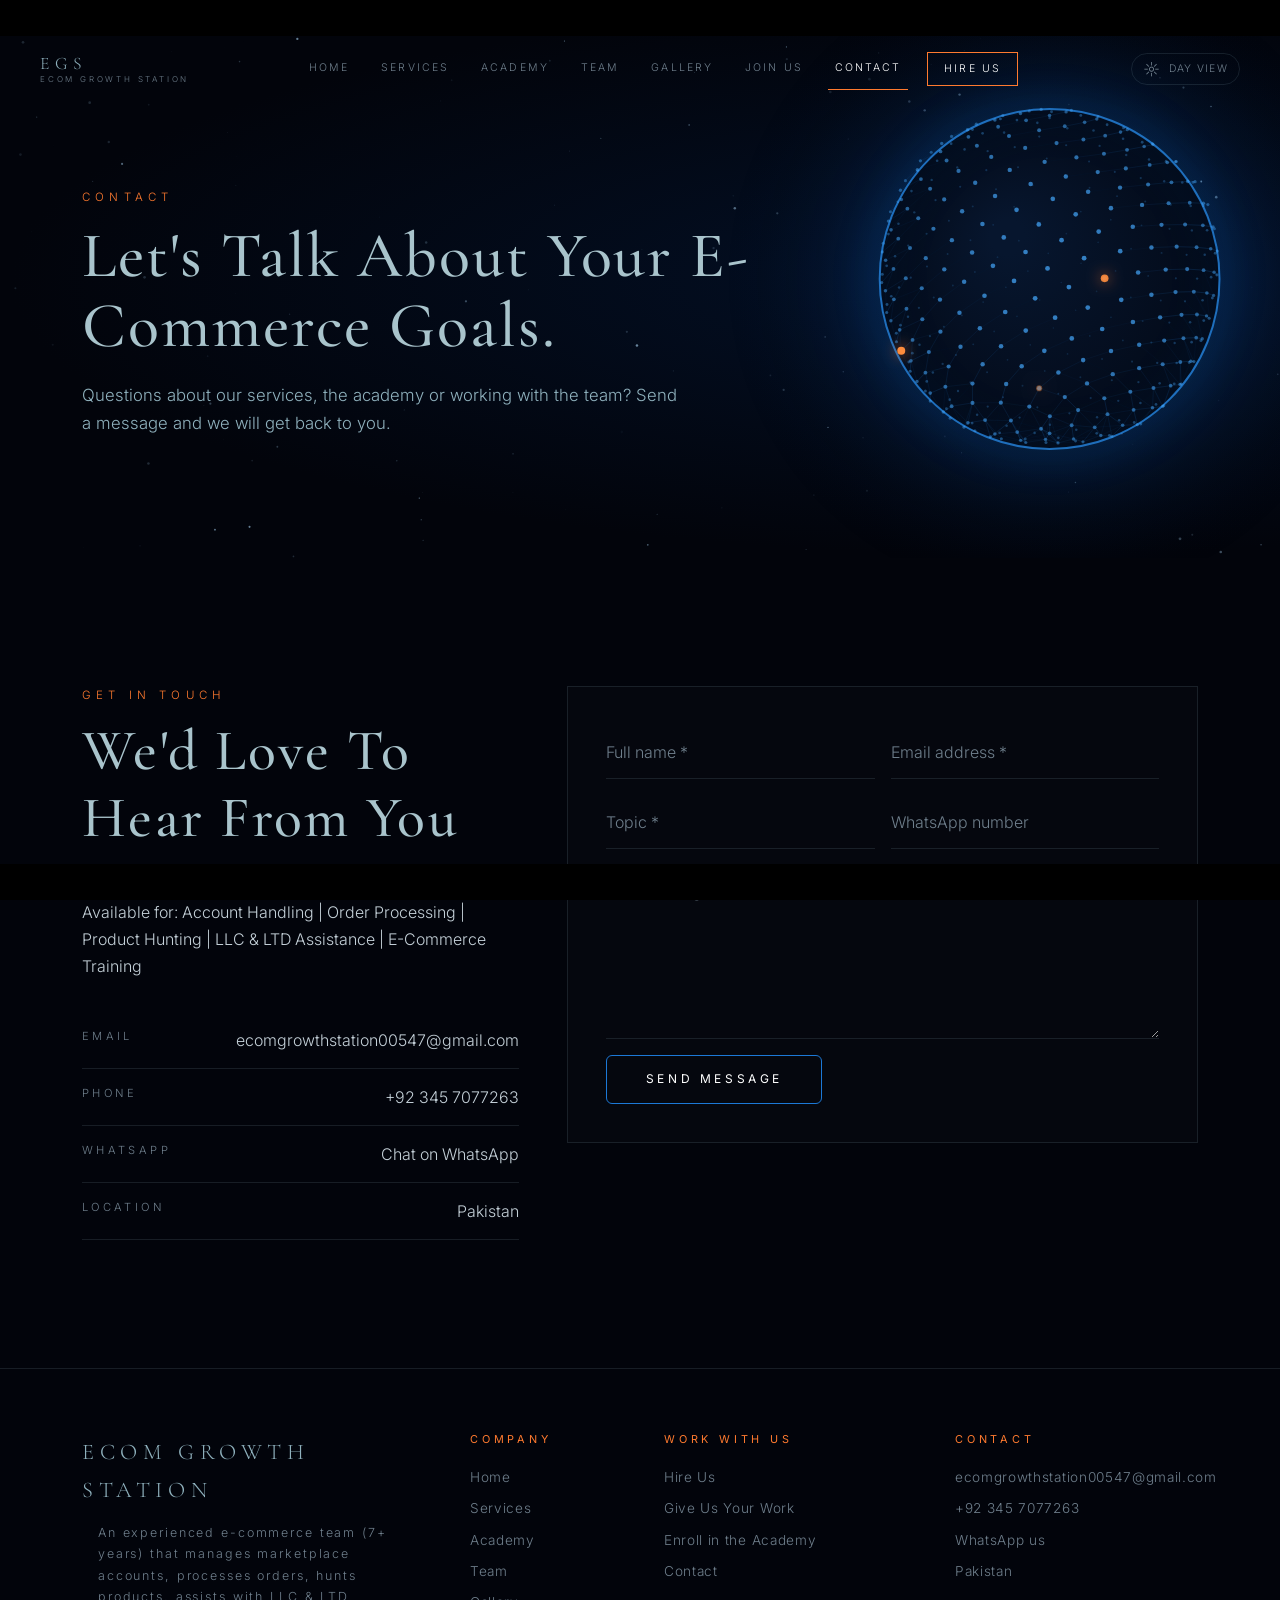
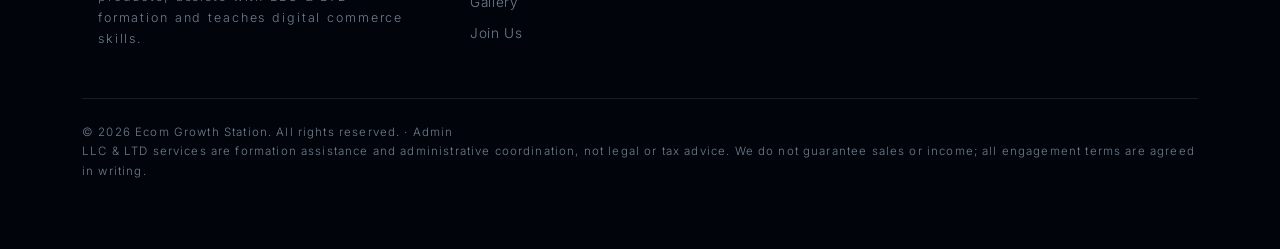
<file: contact.html>
<!DOCTYPE html>
<html lang="en" data-theme="dark">
<head>
  <meta charset="UTF-8">
  <meta name="viewport" content="width=device-width, initial-scale=1">
  <title>Contact | Ecom Growth Station</title>
  <meta name="description" content="Contact Ecom Growth Station about account handling, order processing, product hunting, LLC & LTD assistance or the academy.">
  <script>try{if(localStorage.getItem('egs-theme')==='light')document.documentElement.setAttribute('data-theme','light')}catch(e){}</script>
  <link rel="preconnect" href="https://fonts.googleapis.com">
  <link rel="preconnect" href="https://fonts.gstatic.com" crossorigin>
  <link href="https://fonts.googleapis.com/css2?family=Cormorant+Garamond:ital,wght@0,400;0,500;0,600;1,400&family=Inter:wght@300;400;500&display=swap" rel="stylesheet">
  <link href="vendor/bootstrap.min.css" rel="stylesheet">
  <link href="css/style.css" rel="stylesheet">
</head>
<body>
<div class="bar bar-top"></div>
<div class="bar bar-bottom"></div>
<div class="scroll-progress" id="scrollProgress"></div>
<header class="site-nav" id="siteNav">
  <a href="index.html" class="nav-logo">EGS<small>Ecom Growth Station</small></a>
  <ul class="nav-links" id="navLinks"><li><a href="index.html">Home</a></li><li><a href="services.html">Services</a></li><li><a href="academy.html">Academy</a></li><li><a href="team.html">Team</a></li><li><a href="gallery.html">Gallery</a></li><li><a href="join.html">Join Us</a></li><li><a href="contact.html" class="active">Contact</a></li><li><a href="hire.html" class="nav-cta">Hire Us</a></li></ul>
  <button class="theme-toggle" id="themeToggle" type="button" aria-pressed="false" aria-label="Switch to day view"><span class="theme-icon">&#9788;</span><span class="theme-label">Day view</span></button>
  <button class="nav-toggle" id="navToggle" type="button" aria-label="Menu"><span></span><span></span></button>
</header>
<section class="page-hero">
  <canvas id="orbCanvas" data-x="0.82" data-y="0.5"></canvas>
  <div class="container">
    <p class="eyebrow">Contact</p>
    <h1>Let's Talk About Your E-Commerce Goals.</h1>
    <p class="lead">Questions about our services, the academy or working with the team? Send a message and we will get back to you.</p>
    
  </div>
</section>

<section class="section">
  <div class="container">
    <div class="row g-5">
      <div class="col-lg-5 reveal">
        <p class="eyebrow">Get In Touch</p>
        <h2 class="section-title">We'd Love To Hear From You</h2>
        <p>Available for: Account Handling | Order Processing | Product Hunting | LLC &amp; LTD Assistance | E-Commerce Training</p>
        <ul class="contact-list">
          <li><span>Email</span><a href="mailto:ecomgrowthstation00547@gmail.com">ecomgrowthstation00547@gmail.com</a></li>
          <li><span>Phone</span><a href="tel:+923457077263">+92 345 7077263</a></li>
          <li><span>WhatsApp</span><a href="https://wa.me/923457077263" target="_blank" rel="noopener">Chat on WhatsApp</a></li>
          <li><span>Location</span><a href="#">Pakistan</a></li>
        </ul>
      </div>
      <div class="col-lg-7">
        <form id="contactForm" class="form-card reveal" data-subject="Website enquiry" data-type="contact" novalidate>
  <input type="text" name="website" tabindex="-1" autocomplete="off" aria-hidden="true" style="position:absolute;left:-9999px;opacity:0;height:0;width:0">
  <div class="row g-3"><div class="col-md-6"><input name="name" data-label="Full name" type="text" class="form-control" placeholder="Full name *" required></div><div class="col-md-6"><input name="email" data-label="Email address" type="email" class="form-control" placeholder="Email address *" required></div><div class="col-md-6"><select name="service" data-label="Topic" class="form-control" required><option value="">Topic *</option><option>Hire us for account handling</option><option>Give you a task</option><option>Academy / training</option><option>Join the team</option><option>LLC / LTD assistance</option><option>Something else</option></select></div><div class="col-md-6"><input name="whatsapp" data-label="WhatsApp number" type="text" class="form-control" placeholder="WhatsApp number"></div><div class="col-12"><textarea name="message" data-label="Your message" rows="6" class="form-control" placeholder="Your message *" required></textarea></div>
    <div class="col-12"><button type="submit" class="btn btn-glow">Send Message</button><span class="form-status"></span></div>
  </div>
</form>
      </div>
    </div>
  </div>
</section>
<footer class="site-footer">
  <div class="container">
    <div class="row g-5">
      <div class="col-lg-4">
        <div class="footer-brand">Ecom Growth Station</div>
        <p>An experienced e-commerce team (7+ years) that manages marketplace accounts, processes orders, hunts products, assists with LLC &amp; LTD formation and teaches digital commerce skills.</p>
      </div>
      <div class="col-6 col-lg-2"><h5>Company</h5><ul>
        <li><a href="index.html">Home</a></li><li><a href="services.html">Services</a></li><li><a href="academy.html">Academy</a></li><li><a href="team.html">Team</a></li><li><a href="gallery.html">Gallery</a></li><li><a href="join.html">Join Us</a></li></ul></div>
      <div class="col-6 col-lg-3"><h5>Work With Us</h5><ul>
        <li><a href="hire.html">Hire Us</a></li><li><a href="hire.html#task">Give Us Your Work</a></li><li><a href="academy.html#enroll">Enroll in the Academy</a></li><li><a href="contact.html">Contact</a></li></ul></div>
      <div class="col-lg-3"><h5>Contact</h5><ul>
        <li><a href="mailto:ecomgrowthstation00547@gmail.com">ecomgrowthstation00547@gmail.com</a></li><li><a href="tel:+923457077263">+92 345 7077263</a></li><li><a href="https://wa.me/923457077263" target="_blank" rel="noopener">WhatsApp us</a></li><li>Pakistan</li></ul></div>
    </div>
    <div class="footer-bottom">&copy; <span class="js-year"></span> Ecom Growth Station. All rights reserved. &middot; <a href="admin.html">Admin</a><br>
    LLC &amp; LTD services are formation assistance and administrative coordination, not legal or tax advice. We do not guarantee sales or income; all engagement terms are agreed in writing.</div>
  </div>
</footer>
<script src="vendor/bootstrap.bundle.min.js"></script>
<script src="vendor/supabase.js"></script>
<script src="js/config.js"></script>
<script src="js/main.js"></script>
</body>
</html>
</file>
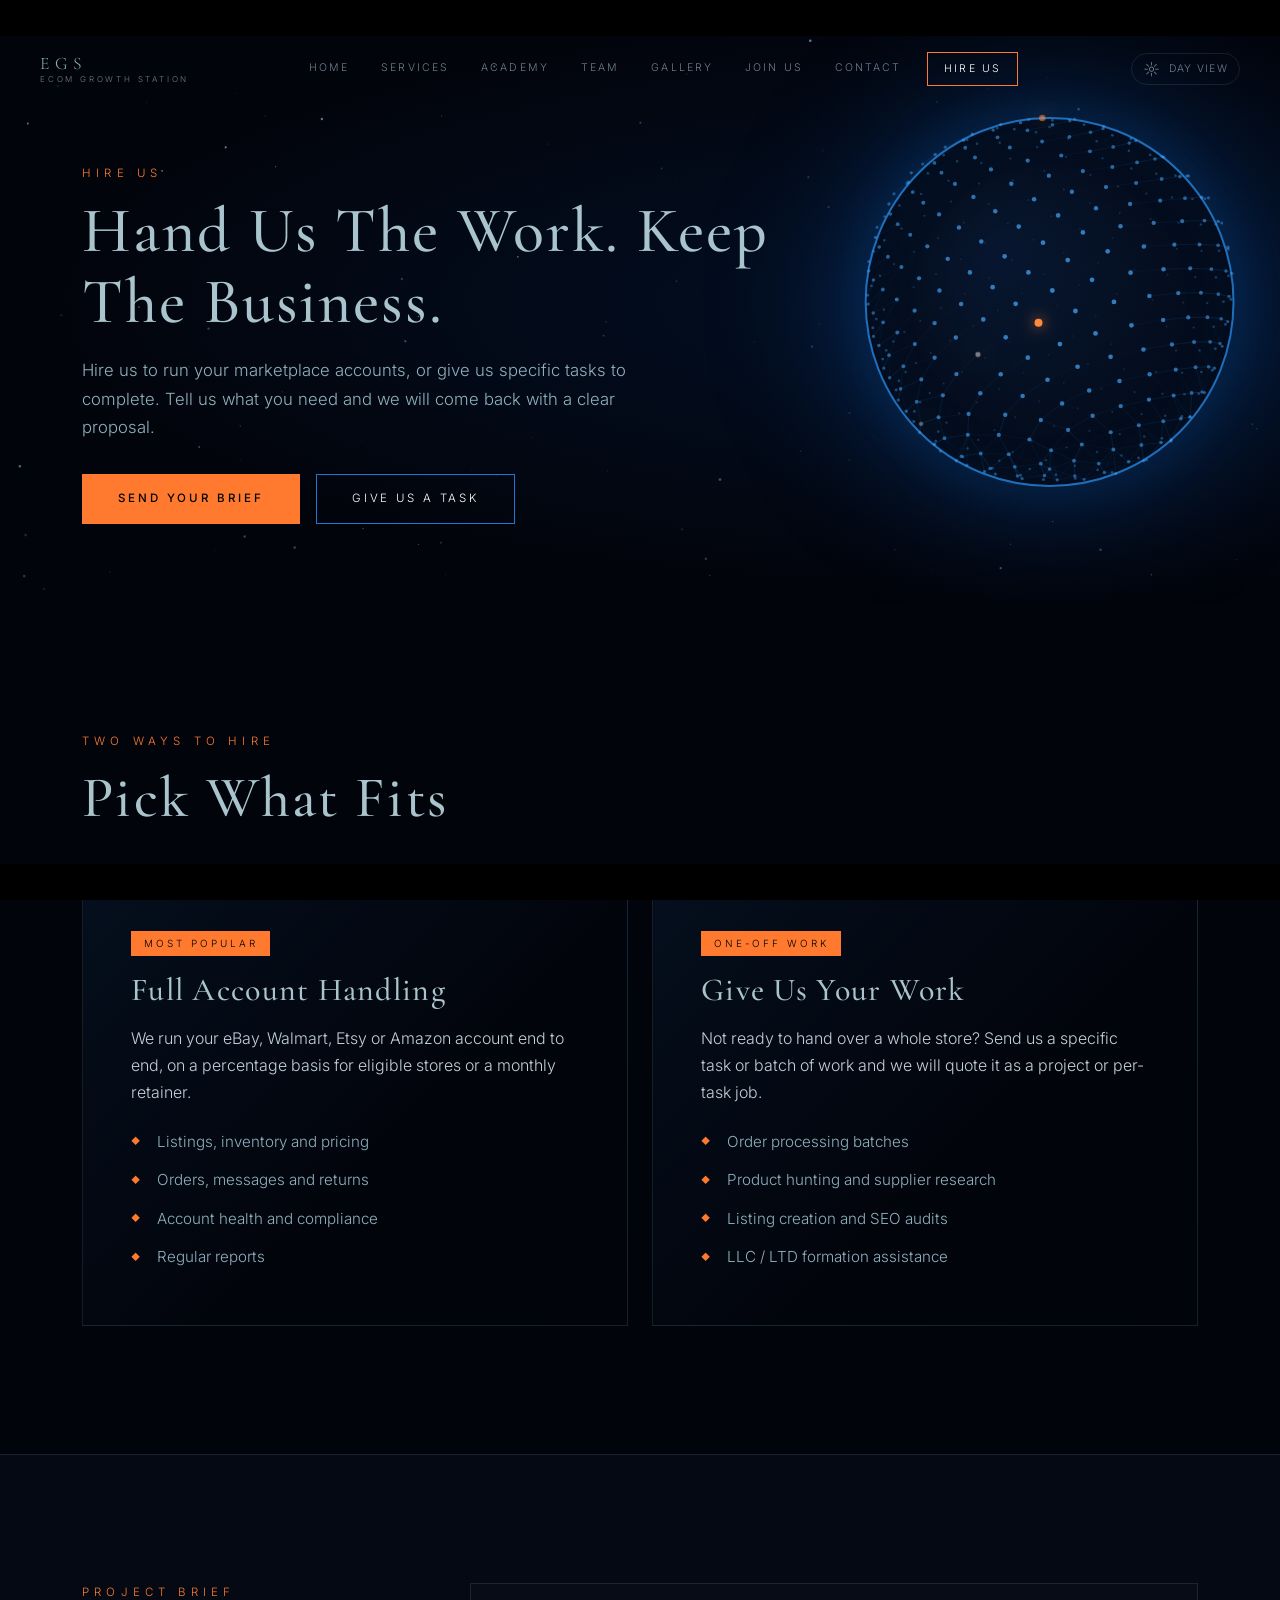
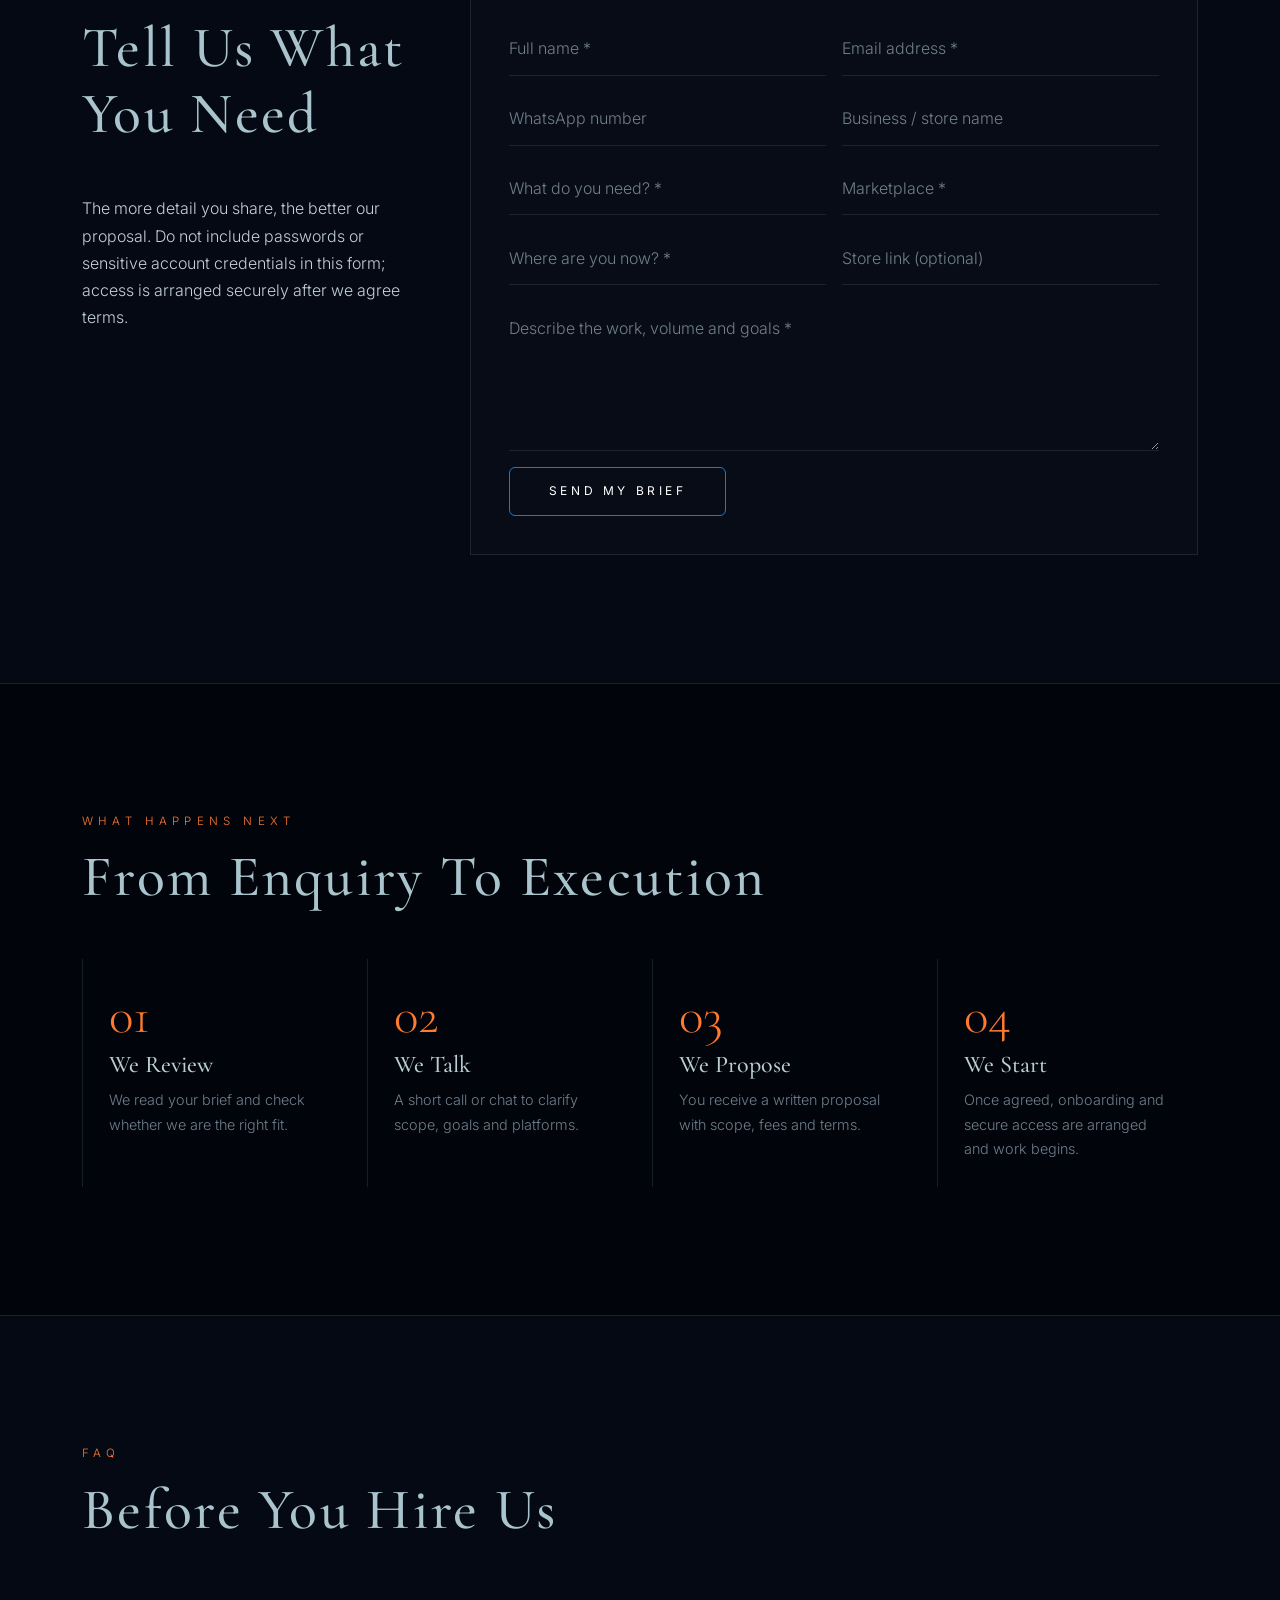
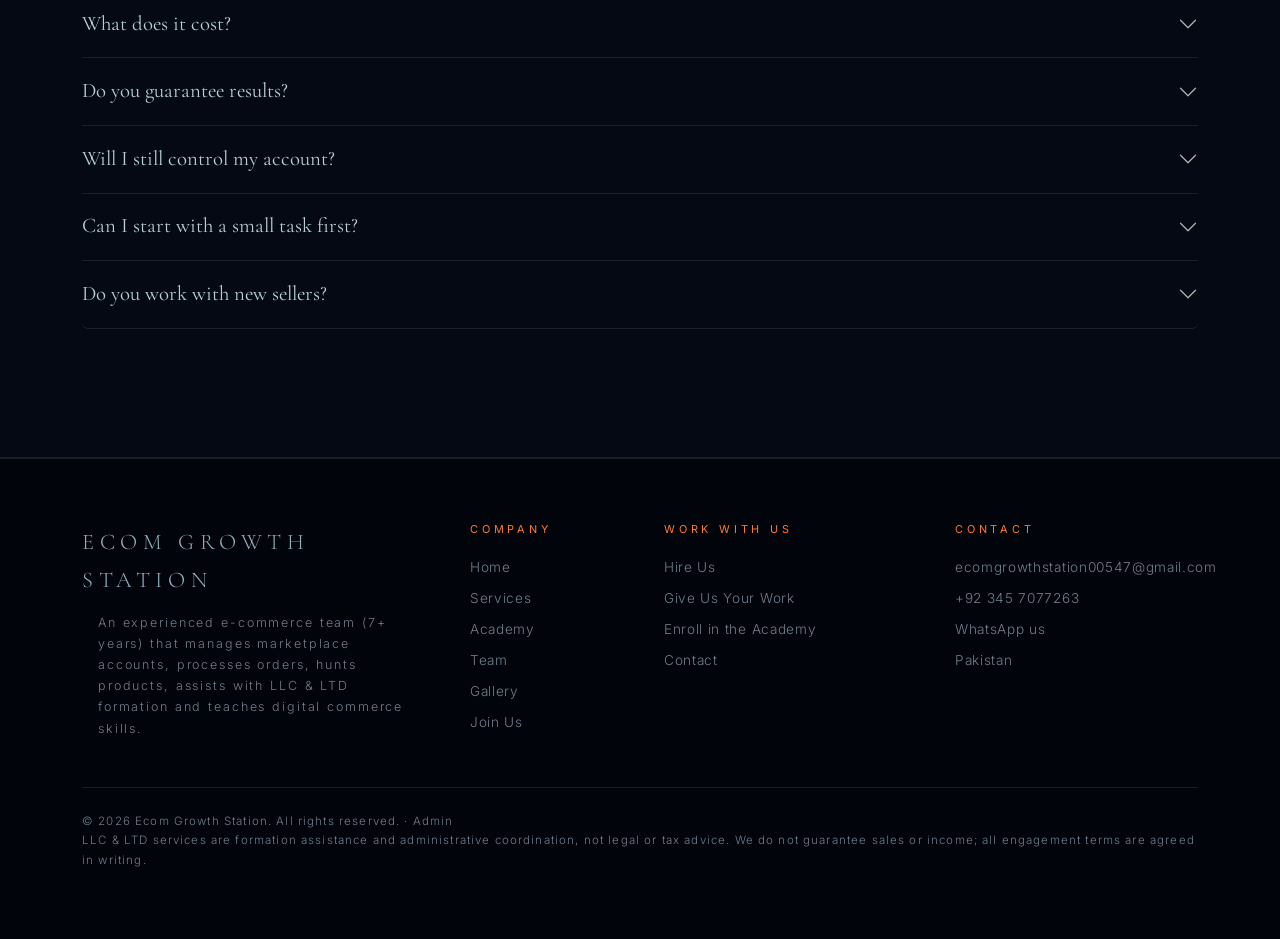
<file: hire.html>
<!DOCTYPE html>
<html lang="en" data-theme="dark">
<head>
  <meta charset="UTF-8">
  <meta name="viewport" content="width=device-width, initial-scale=1">
  <title>Hire Us | Give Us Your Work | Ecom Growth Station</title>
  <meta name="description" content="Hire Ecom Growth Station to handle your eBay, Walmart, Etsy or Amazon account, or hand over one-off tasks like order processing and product hunting.">
  <script>try{if(localStorage.getItem('egs-theme')==='light')document.documentElement.setAttribute('data-theme','light')}catch(e){}</script>
  <link rel="preconnect" href="https://fonts.googleapis.com">
  <link rel="preconnect" href="https://fonts.gstatic.com" crossorigin>
  <link href="https://fonts.googleapis.com/css2?family=Cormorant+Garamond:ital,wght@0,400;0,500;0,600;1,400&family=Inter:wght@300;400;500&display=swap" rel="stylesheet">
  <link href="vendor/bootstrap.min.css" rel="stylesheet">
  <link href="css/style.css" rel="stylesheet">
</head>
<body>
<div class="bar bar-top"></div>
<div class="bar bar-bottom"></div>
<div class="scroll-progress" id="scrollProgress"></div>
<header class="site-nav" id="siteNav">
  <a href="index.html" class="nav-logo">EGS<small>Ecom Growth Station</small></a>
  <ul class="nav-links" id="navLinks"><li><a href="index.html">Home</a></li><li><a href="services.html">Services</a></li><li><a href="academy.html">Academy</a></li><li><a href="team.html">Team</a></li><li><a href="gallery.html">Gallery</a></li><li><a href="join.html">Join Us</a></li><li><a href="contact.html">Contact</a></li><li><a href="hire.html" class="nav-cta active">Hire Us</a></li></ul>
  <button class="theme-toggle" id="themeToggle" type="button" aria-pressed="false" aria-label="Switch to day view"><span class="theme-icon">&#9788;</span><span class="theme-label">Day view</span></button>
  <button class="nav-toggle" id="navToggle" type="button" aria-label="Menu"><span></span><span></span></button>
</header>
<section class="page-hero">
  <canvas id="orbCanvas" data-x="0.82" data-y="0.5"></canvas>
  <div class="container">
    <p class="eyebrow">Hire Us</p>
    <h1>Hand Us The Work. Keep The Business.</h1>
    <p class="lead">Hire us to run your marketplace accounts, or give us specific tasks to complete. Tell us what you need and we will come back with a clear proposal.</p>
    <div class="cta-row"><a href="#brief" class="btn-solid">Send Your Brief</a><a href="#task" class="btn-ghost">Give Us A Task</a></div>
  </div>
</section>

<section class="section" id="options">
  <div class="container">
    <p class="eyebrow reveal">Two Ways To Hire</p><h2 class="section-title reveal">Pick What Fits</h2>
    <div class="row g-4">
      <div class="col-lg-6 reveal"><div class="feature h-100">
        <span class="badge-main">Most Popular</span>
        <h3 class="section-title" style="font-size:2rem;margin-bottom:1rem">Full Account Handling</h3>
        <p>We run your eBay, Walmart, Etsy or Amazon account end to end, on a percentage basis for eligible stores or a monthly retainer.</p>
        <ul class="tick-list"><li>Listings, inventory and pricing</li><li>Orders, messages and returns</li><li>Account health and compliance</li><li>Regular reports</li></ul>
      </div></div>
      <div class="col-lg-6 reveal" id="task"><div class="feature h-100">
        <span class="badge-main">One-Off Work</span>
        <h3 class="section-title" style="font-size:2rem;margin-bottom:1rem">Give Us Your Work</h3>
        <p>Not ready to hand over a whole store? Send us a specific task or batch of work and we will quote it as a project or per-task job.</p>
        <ul class="tick-list"><li>Order processing batches</li><li>Product hunting and supplier research</li><li>Listing creation and SEO audits</li><li>LLC / LTD formation assistance</li></ul>
      </div></div>
    </div>
  </div>
</section>

<section class="section section-alt" id="brief">
  <div class="container">
    <div class="row g-5">
      <div class="col-lg-4 reveal">
        <p class="eyebrow">Project Brief</p>
        <h2 class="section-title">Tell Us What You Need</h2>
        <p>The more detail you share, the better our proposal. Do not include passwords or sensitive account credentials in this form; access is arranged securely after we agree terms.</p>
      </div>
      <div class="col-lg-8">
        <form id="hireForm" class="form-card reveal" data-subject="New client enquiry" data-type="hire" novalidate>
  <input type="text" name="website" tabindex="-1" autocomplete="off" aria-hidden="true" style="position:absolute;left:-9999px;opacity:0;height:0;width:0">
  <div class="row g-3"><div class="col-md-6"><input name="name" data-label="Full name" type="text" class="form-control" placeholder="Full name *" required></div><div class="col-md-6"><input name="email" data-label="Email address" type="email" class="form-control" placeholder="Email address *" required></div><div class="col-md-6"><input name="whatsapp" data-label="WhatsApp number" type="text" class="form-control" placeholder="WhatsApp number"></div><div class="col-md-6"><input name="business" data-label="Business / store name" type="text" class="form-control" placeholder="Business / store name"></div><div class="col-md-6"><select name="service" data-label="What do you need?" class="form-control" required><option value="">What do you need? *</option><option>Full account handling (percentage-based)</option><option>Full account handling (monthly retainer)</option><option>Order processing</option><option>Product hunting</option><option>Listing & SEO optimization</option><option>LLC / LTD formation assistance</option><option>Not sure yet - consultation</option></select></div><div class="col-md-6"><select name="platform" data-label="Marketplace" class="form-control" required><option value="">Marketplace *</option><option>Amazon</option><option>eBay</option><option>Walmart</option><option>Etsy</option><option>Other platforms</option></select></div><div class="col-md-6"><select name="stage" data-label="Where are you now?" class="form-control" required><option value="">Where are you now? *</option><option>Planning to start</option><option>Have one store</option><option>Have multiple stores</option><option>Other</option></select></div><div class="col-md-6"><input name="store" data-label="Store link (optional)" type="text" class="form-control" placeholder="Store link (optional)"></div><div class="col-12"><textarea name="message" data-label="Describe the work, volume and goals" rows="5" class="form-control" placeholder="Describe the work, volume and goals *" required></textarea></div>
    <div class="col-12"><button type="submit" class="btn btn-glow">Send My Brief</button><span class="form-status"></span></div>
  </div>
</form>
      </div>
    </div>
  </div>
</section>

<section class="section" id="steps">
  <div class="container">
    <p class="eyebrow reveal">What Happens Next</p><h2 class="section-title reveal">From Enquiry To Execution</h2>
    <div class="row g-4">
      <div class="col-md-6 col-lg-3 reveal"><div class="step"><span class="step-num">01</span><h3>We Review</h3><p>We read your brief and check whether we are the right fit.</p></div></div>
      <div class="col-md-6 col-lg-3 reveal"><div class="step"><span class="step-num">02</span><h3>We Talk</h3><p>A short call or chat to clarify scope, goals and platforms.</p></div></div>
      <div class="col-md-6 col-lg-3 reveal"><div class="step"><span class="step-num">03</span><h3>We Propose</h3><p>You receive a written proposal with scope, fees and terms.</p></div></div>
      <div class="col-md-6 col-lg-3 reveal"><div class="step"><span class="step-num">04</span><h3>We Start</h3><p>Once agreed, onboarding and secure access are arranged and work begins.</p></div></div>
    </div>
  </div>
</section>

<section class="section section-alt">
  <div class="container">
    <p class="eyebrow reveal">FAQ</p><h2 class="section-title reveal">Before You Hire Us</h2>
    <div class="accordion faq reveal" id="hireFaq"><div class="accordion-item"><h3 class="accordion-header"><button class="accordion-button collapsed" type="button" data-bs-toggle="collapse" data-bs-target="#hireFaq0">What does it cost?</button></h3>
<div id="hireFaq0" class="accordion-collapse collapse" data-bs-parent="#hireFaq"><div class="accordion-body">It depends on the marketplace, workload and model (percentage-based, retainer or project). We quote in writing after reviewing your brief.</div></div></div><div class="accordion-item"><h3 class="accordion-header"><button class="accordion-button collapsed" type="button" data-bs-toggle="collapse" data-bs-target="#hireFaq1">Do you guarantee results?</button></h3>
<div id="hireFaq1" class="accordion-collapse collapse" data-bs-parent="#hireFaq"><div class="accordion-body">No one can honestly guarantee sales. We guarantee clear scope, careful work and transparent reporting.</div></div></div><div class="accordion-item"><h3 class="accordion-header"><button class="accordion-button collapsed" type="button" data-bs-toggle="collapse" data-bs-target="#hireFaq2">Will I still control my account?</button></h3>
<div id="hireFaq2" class="accordion-collapse collapse" data-bs-parent="#hireFaq"><div class="accordion-body">Account ownership and access terms are agreed in writing before we begin.</div></div></div><div class="accordion-item"><h3 class="accordion-header"><button class="accordion-button collapsed" type="button" data-bs-toggle="collapse" data-bs-target="#hireFaq3">Can I start with a small task first?</button></h3>
<div id="hireFaq3" class="accordion-collapse collapse" data-bs-parent="#hireFaq"><div class="accordion-body">Yes. Many clients start with product hunting, a listing batch or order processing before moving to full account handling.</div></div></div><div class="accordion-item"><h3 class="accordion-header"><button class="accordion-button collapsed" type="button" data-bs-toggle="collapse" data-bs-target="#hireFaq4">Do you work with new sellers?</button></h3>
<div id="hireFaq4" class="accordion-collapse collapse" data-bs-parent="#hireFaq"><div class="accordion-body">Yes. We can help with product hunting, business setup (LLC/LTD assistance) and account launch. Percentage-based management is for eligible, established stores.</div></div></div></div>
  </div>
</section>
<footer class="site-footer">
  <div class="container">
    <div class="row g-5">
      <div class="col-lg-4">
        <div class="footer-brand">Ecom Growth Station</div>
        <p>An experienced e-commerce team (7+ years) that manages marketplace accounts, processes orders, hunts products, assists with LLC &amp; LTD formation and teaches digital commerce skills.</p>
      </div>
      <div class="col-6 col-lg-2"><h5>Company</h5><ul>
        <li><a href="index.html">Home</a></li><li><a href="services.html">Services</a></li><li><a href="academy.html">Academy</a></li><li><a href="team.html">Team</a></li><li><a href="gallery.html">Gallery</a></li><li><a href="join.html">Join Us</a></li></ul></div>
      <div class="col-6 col-lg-3"><h5>Work With Us</h5><ul>
        <li><a href="hire.html">Hire Us</a></li><li><a href="hire.html#task">Give Us Your Work</a></li><li><a href="academy.html#enroll">Enroll in the Academy</a></li><li><a href="contact.html">Contact</a></li></ul></div>
      <div class="col-lg-3"><h5>Contact</h5><ul>
        <li><a href="mailto:ecomgrowthstation00547@gmail.com">ecomgrowthstation00547@gmail.com</a></li><li><a href="tel:+923457077263">+92 345 7077263</a></li><li><a href="https://wa.me/923457077263" target="_blank" rel="noopener">WhatsApp us</a></li><li>Pakistan</li></ul></div>
    </div>
    <div class="footer-bottom">&copy; <span class="js-year"></span> Ecom Growth Station. All rights reserved. &middot; <a href="admin.html">Admin</a><br>
    LLC &amp; LTD services are formation assistance and administrative coordination, not legal or tax advice. We do not guarantee sales or income; all engagement terms are agreed in writing.</div>
  </div>
</footer>
<script src="vendor/bootstrap.bundle.min.js"></script>
<script src="vendor/supabase.js"></script>
<script src="js/config.js"></script>
<script src="js/main.js"></script>
</body>
</html>
</file>
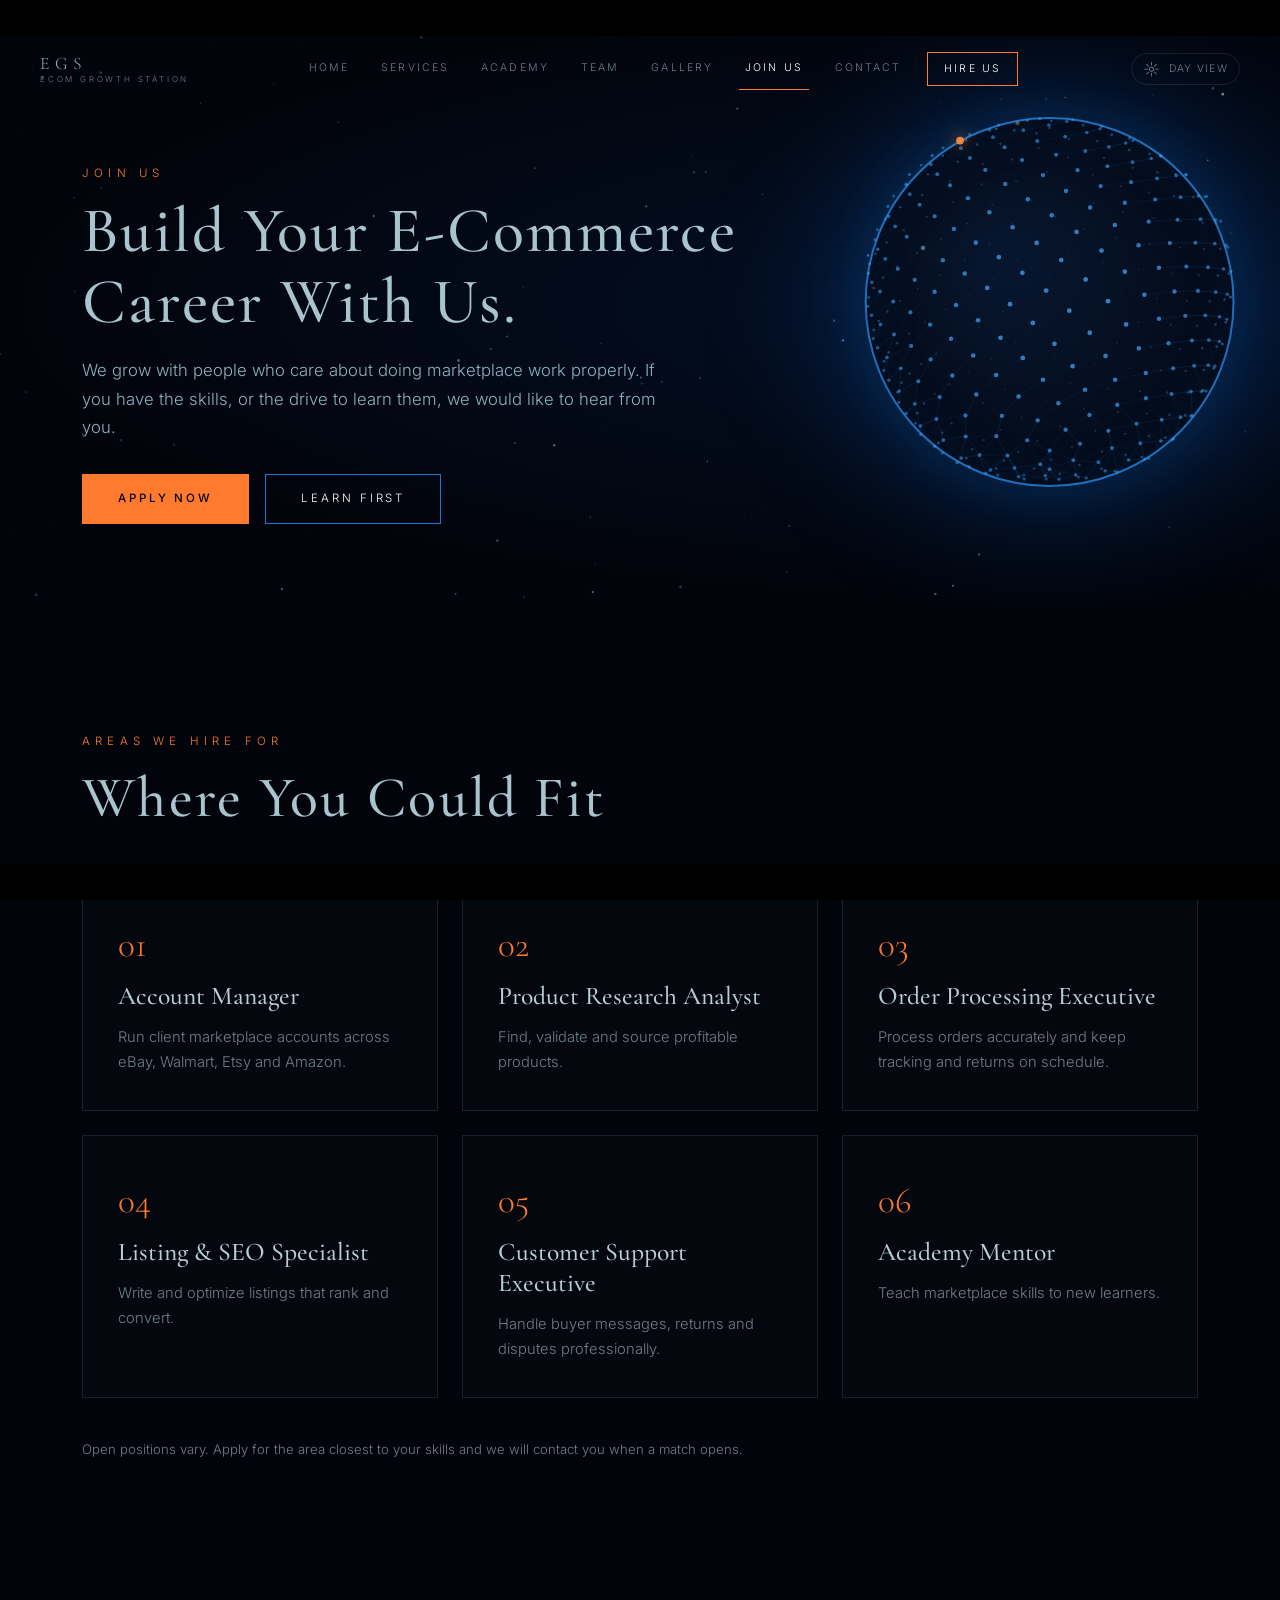
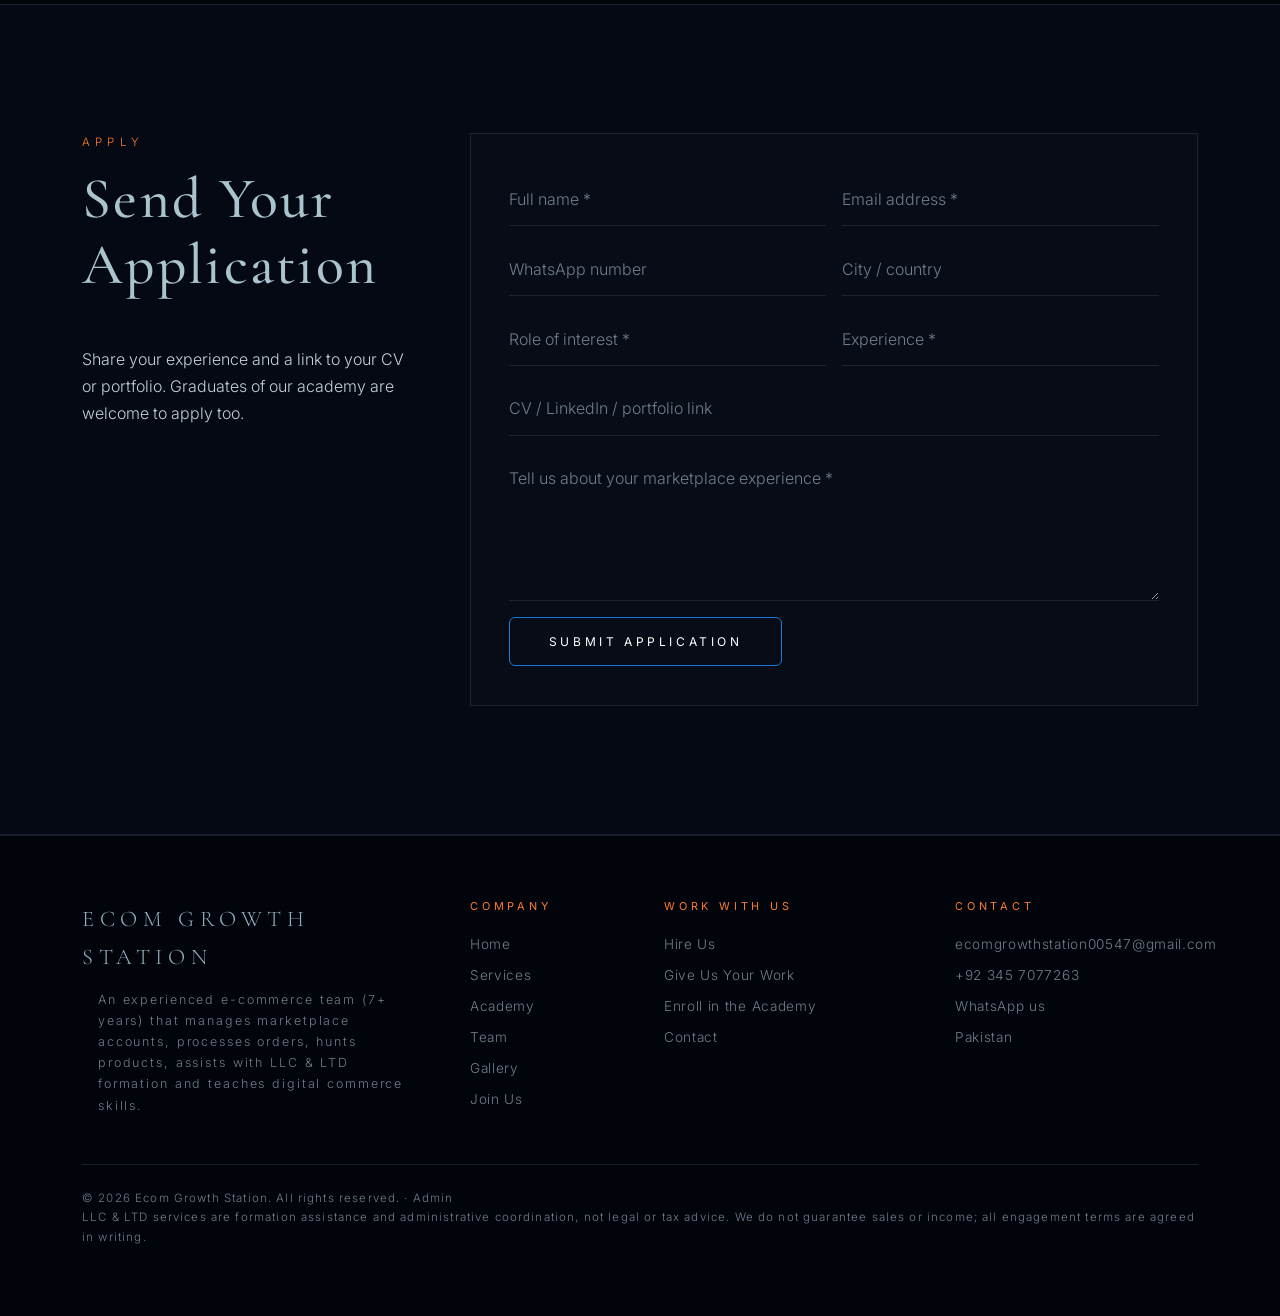
<file: join.html>
<!DOCTYPE html>
<html lang="en" data-theme="dark">
<head>
  <meta charset="UTF-8">
  <meta name="viewport" content="width=device-width, initial-scale=1">
  <title>Join Our Team | Ecom Growth Station</title>
  <meta name="description" content="Work with Ecom Growth Station: apply for e-commerce account management, product research, order processing and mentoring roles.">
  <script>try{if(localStorage.getItem('egs-theme')==='light')document.documentElement.setAttribute('data-theme','light')}catch(e){}</script>
  <link rel="preconnect" href="https://fonts.googleapis.com">
  <link rel="preconnect" href="https://fonts.gstatic.com" crossorigin>
  <link href="https://fonts.googleapis.com/css2?family=Cormorant+Garamond:ital,wght@0,400;0,500;0,600;1,400&family=Inter:wght@300;400;500&display=swap" rel="stylesheet">
  <link href="vendor/bootstrap.min.css" rel="stylesheet">
  <link href="css/style.css" rel="stylesheet">
</head>
<body>
<div class="bar bar-top"></div>
<div class="bar bar-bottom"></div>
<div class="scroll-progress" id="scrollProgress"></div>
<header class="site-nav" id="siteNav">
  <a href="index.html" class="nav-logo">EGS<small>Ecom Growth Station</small></a>
  <ul class="nav-links" id="navLinks"><li><a href="index.html">Home</a></li><li><a href="services.html">Services</a></li><li><a href="academy.html">Academy</a></li><li><a href="team.html">Team</a></li><li><a href="gallery.html">Gallery</a></li><li><a href="join.html" class="active">Join Us</a></li><li><a href="contact.html">Contact</a></li><li><a href="hire.html" class="nav-cta">Hire Us</a></li></ul>
  <button class="theme-toggle" id="themeToggle" type="button" aria-pressed="false" aria-label="Switch to day view"><span class="theme-icon">&#9788;</span><span class="theme-label">Day view</span></button>
  <button class="nav-toggle" id="navToggle" type="button" aria-label="Menu"><span></span><span></span></button>
</header>
<section class="page-hero">
  <canvas id="orbCanvas" data-x="0.82" data-y="0.5"></canvas>
  <div class="container">
    <p class="eyebrow">Join Us</p>
    <h1>Build Your E-Commerce Career With Us.</h1>
    <p class="lead">We grow with people who care about doing marketplace work properly. If you have the skills, or the drive to learn them, we would like to hear from you.</p>
    <div class="cta-row"><a href="#apply" class="btn-solid">Apply Now</a><a href="academy.html" class="btn-ghost">Learn First</a></div>
  </div>
</section>

<section class="section" id="roles">
  <div class="container">
    <p class="eyebrow reveal">Areas We Hire For</p><h2 class="section-title reveal">Where You Could Fit</h2>
    <div class="row g-4">
      <div class="col-md-6 col-lg-4 reveal"><div class="service"><div class="num">01</div><h3>Account Manager</h3><p>Run client marketplace accounts across eBay, Walmart, Etsy and Amazon.</p></div></div>
      <div class="col-md-6 col-lg-4 reveal"><div class="service"><div class="num">02</div><h3>Product Research Analyst</h3><p>Find, validate and source profitable products.</p></div></div>
      <div class="col-md-6 col-lg-4 reveal"><div class="service"><div class="num">03</div><h3>Order Processing Executive</h3><p>Process orders accurately and keep tracking and returns on schedule.</p></div></div>
      <div class="col-md-6 col-lg-4 reveal"><div class="service"><div class="num">04</div><h3>Listing &amp; SEO Specialist</h3><p>Write and optimize listings that rank and convert.</p></div></div>
      <div class="col-md-6 col-lg-4 reveal"><div class="service"><div class="num">05</div><h3>Customer Support Executive</h3><p>Handle buyer messages, returns and disputes professionally.</p></div></div>
      <div class="col-md-6 col-lg-4 reveal"><div class="service"><div class="num">06</div><h3>Academy Mentor</h3><p>Teach marketplace skills to new learners.</p></div></div>
    </div>
    <p class="note reveal">Open positions vary. Apply for the area closest to your skills and we will contact you when a match opens.</p>
  </div>
</section>

<section class="section section-alt" id="apply">
  <div class="container">
    <div class="row g-5">
      <div class="col-lg-4 reveal">
        <p class="eyebrow">Apply</p>
        <h2 class="section-title">Send Your Application</h2>
        <p>Share your experience and a link to your CV or portfolio. Graduates of our academy are welcome to apply too.</p>
      </div>
      <div class="col-lg-8">
        <form id="joinForm" class="form-card reveal" data-subject="Team application" data-type="join" novalidate>
  <input type="text" name="website" tabindex="-1" autocomplete="off" aria-hidden="true" style="position:absolute;left:-9999px;opacity:0;height:0;width:0">
  <div class="row g-3"><div class="col-md-6"><input name="name" data-label="Full name" type="text" class="form-control" placeholder="Full name *" required></div><div class="col-md-6"><input name="email" data-label="Email address" type="email" class="form-control" placeholder="Email address *" required></div><div class="col-md-6"><input name="whatsapp" data-label="WhatsApp number" type="text" class="form-control" placeholder="WhatsApp number"></div><div class="col-md-6"><input name="city" data-label="City / country" type="text" class="form-control" placeholder="City / country"></div><div class="col-md-6"><select name="service" data-label="Role of interest" class="form-control" required><option value="">Role of interest *</option><option>Account Manager</option><option>Product Research Analyst</option><option>Order Processing Executive</option><option>Listing & SEO Specialist</option><option>Customer Support Executive</option><option>Academy Mentor</option><option>Other</option></select></div><div class="col-md-6"><select name="experience" data-label="Experience" class="form-control" required><option value="">Experience *</option><option>Less than 1 year</option><option>1-3 years</option><option>3-5 years</option><option>5+ years</option></select></div><div class="col-12"><input name="profile" data-label="CV / LinkedIn / portfolio link" type="text" class="form-control" placeholder="CV / LinkedIn / portfolio link"></div><div class="col-12"><textarea name="message" data-label="Tell us about your marketplace experience" rows="5" class="form-control" placeholder="Tell us about your marketplace experience *" required></textarea></div>
    <div class="col-12"><button type="submit" class="btn btn-glow">Submit Application</button><span class="form-status"></span></div>
  </div>
</form>
      </div>
    </div>
  </div>
</section>
<footer class="site-footer">
  <div class="container">
    <div class="row g-5">
      <div class="col-lg-4">
        <div class="footer-brand">Ecom Growth Station</div>
        <p>An experienced e-commerce team (7+ years) that manages marketplace accounts, processes orders, hunts products, assists with LLC &amp; LTD formation and teaches digital commerce skills.</p>
      </div>
      <div class="col-6 col-lg-2"><h5>Company</h5><ul>
        <li><a href="index.html">Home</a></li><li><a href="services.html">Services</a></li><li><a href="academy.html">Academy</a></li><li><a href="team.html">Team</a></li><li><a href="gallery.html">Gallery</a></li><li><a href="join.html">Join Us</a></li></ul></div>
      <div class="col-6 col-lg-3"><h5>Work With Us</h5><ul>
        <li><a href="hire.html">Hire Us</a></li><li><a href="hire.html#task">Give Us Your Work</a></li><li><a href="academy.html#enroll">Enroll in the Academy</a></li><li><a href="contact.html">Contact</a></li></ul></div>
      <div class="col-lg-3"><h5>Contact</h5><ul>
        <li><a href="mailto:ecomgrowthstation00547@gmail.com">ecomgrowthstation00547@gmail.com</a></li><li><a href="tel:+923457077263">+92 345 7077263</a></li><li><a href="https://wa.me/923457077263" target="_blank" rel="noopener">WhatsApp us</a></li><li>Pakistan</li></ul></div>
    </div>
    <div class="footer-bottom">&copy; <span class="js-year"></span> Ecom Growth Station. All rights reserved. &middot; <a href="admin.html">Admin</a><br>
    LLC &amp; LTD services are formation assistance and administrative coordination, not legal or tax advice. We do not guarantee sales or income; all engagement terms are agreed in writing.</div>
  </div>
</footer>
<script src="vendor/bootstrap.bundle.min.js"></script>
<script src="vendor/supabase.js"></script>
<script src="js/config.js"></script>
<script src="js/main.js"></script>
</body>
</html>
</file>
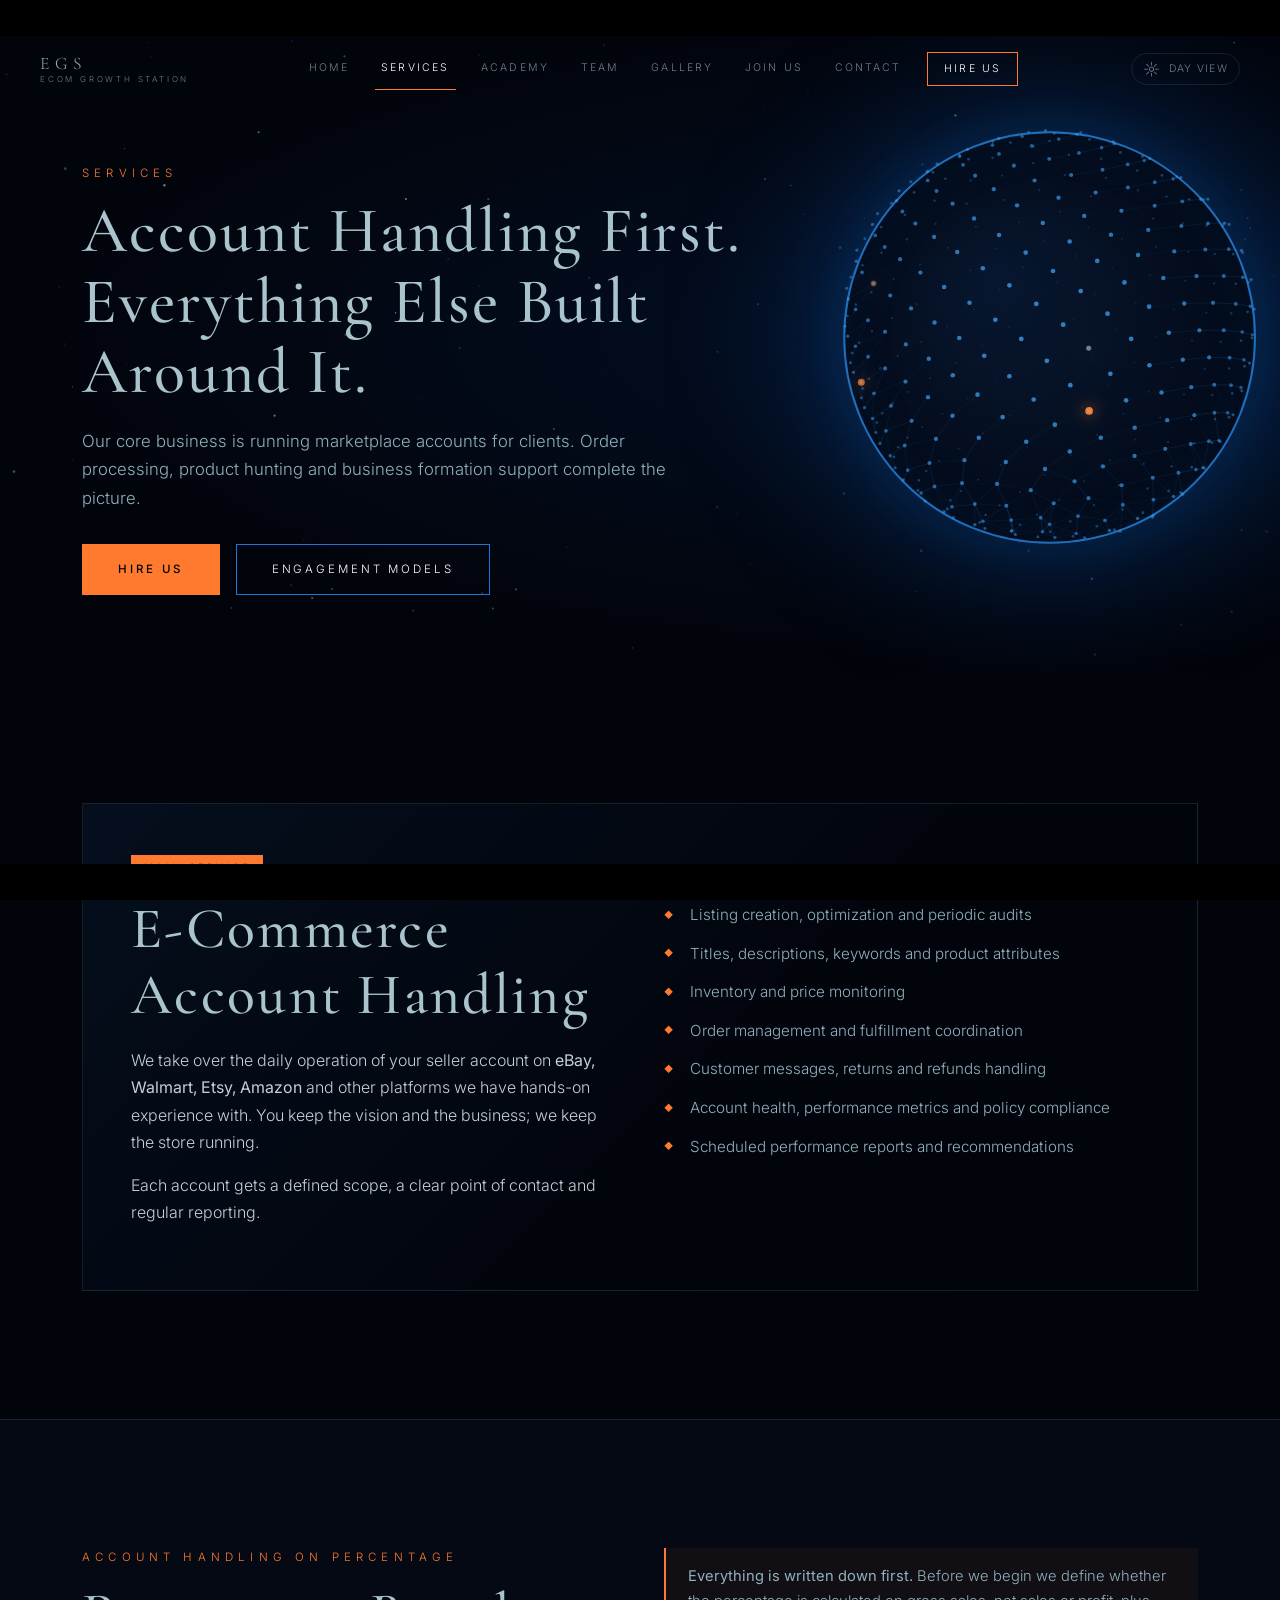
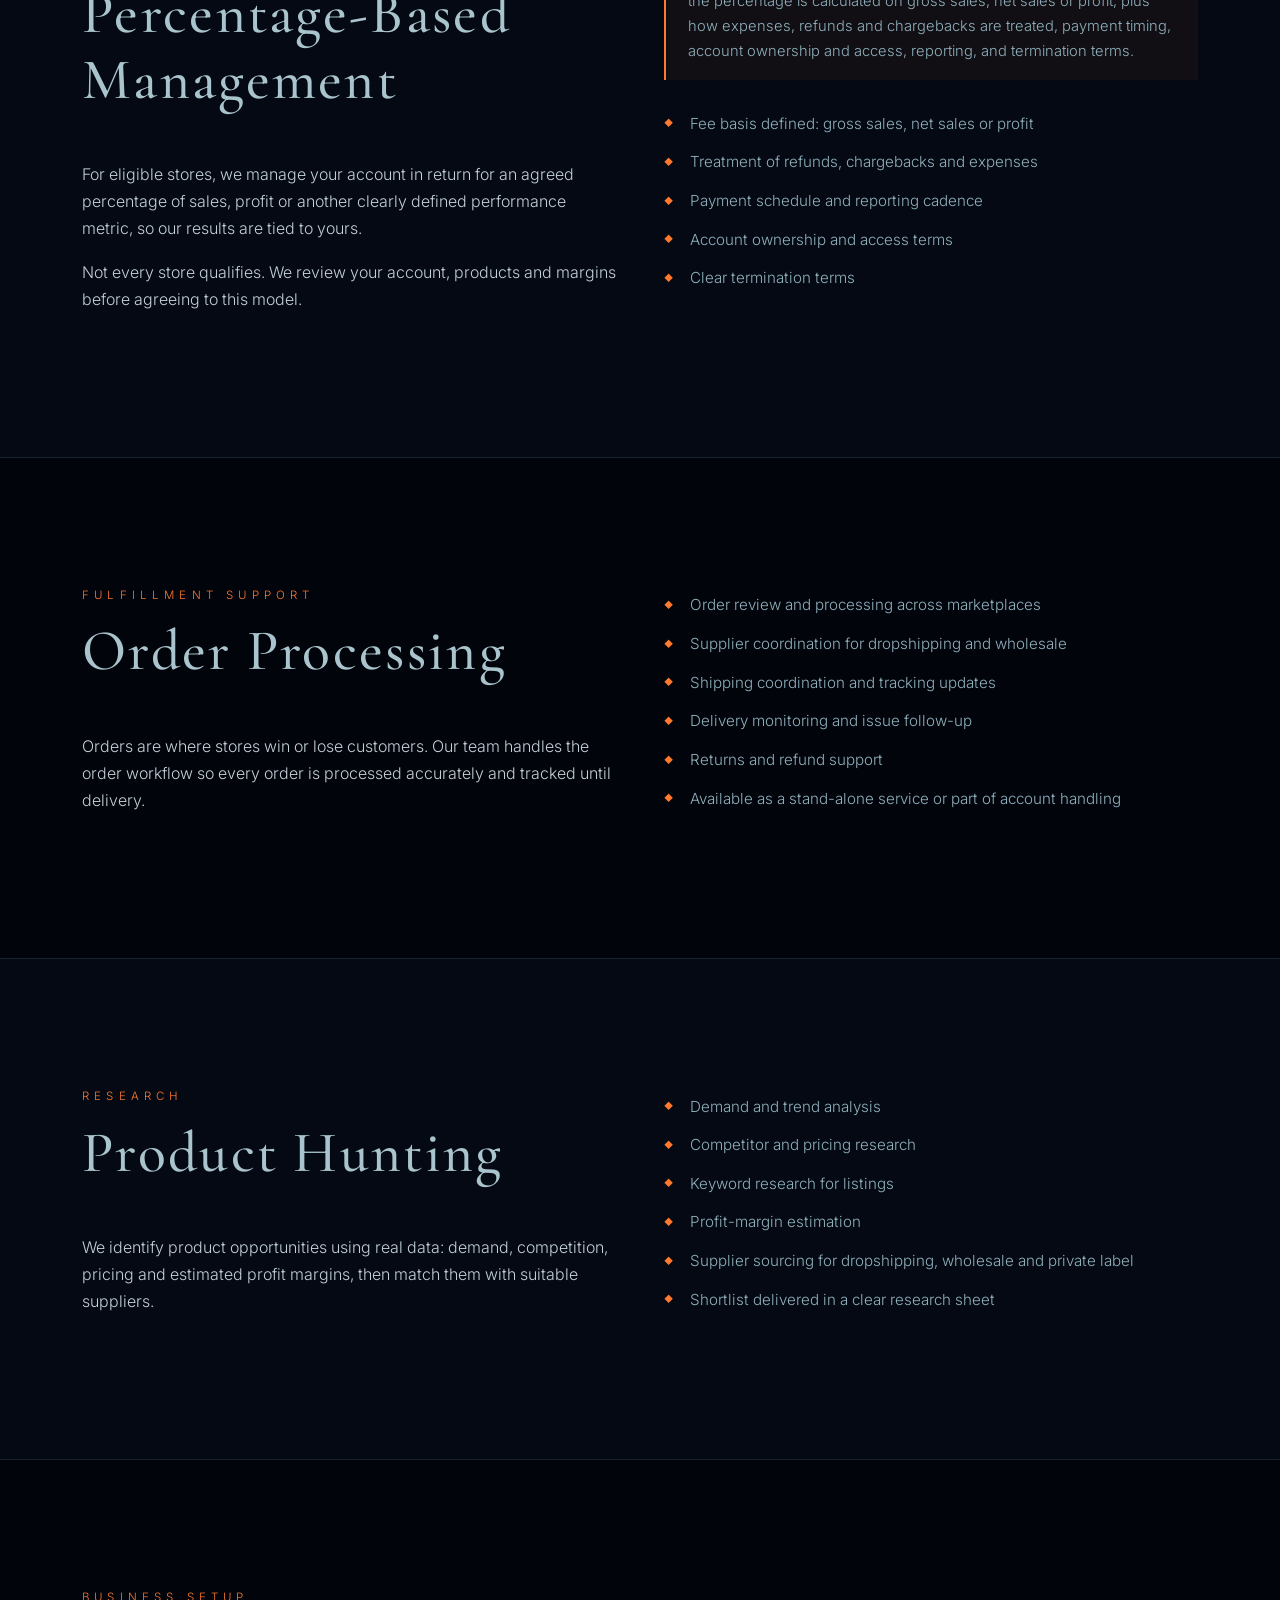
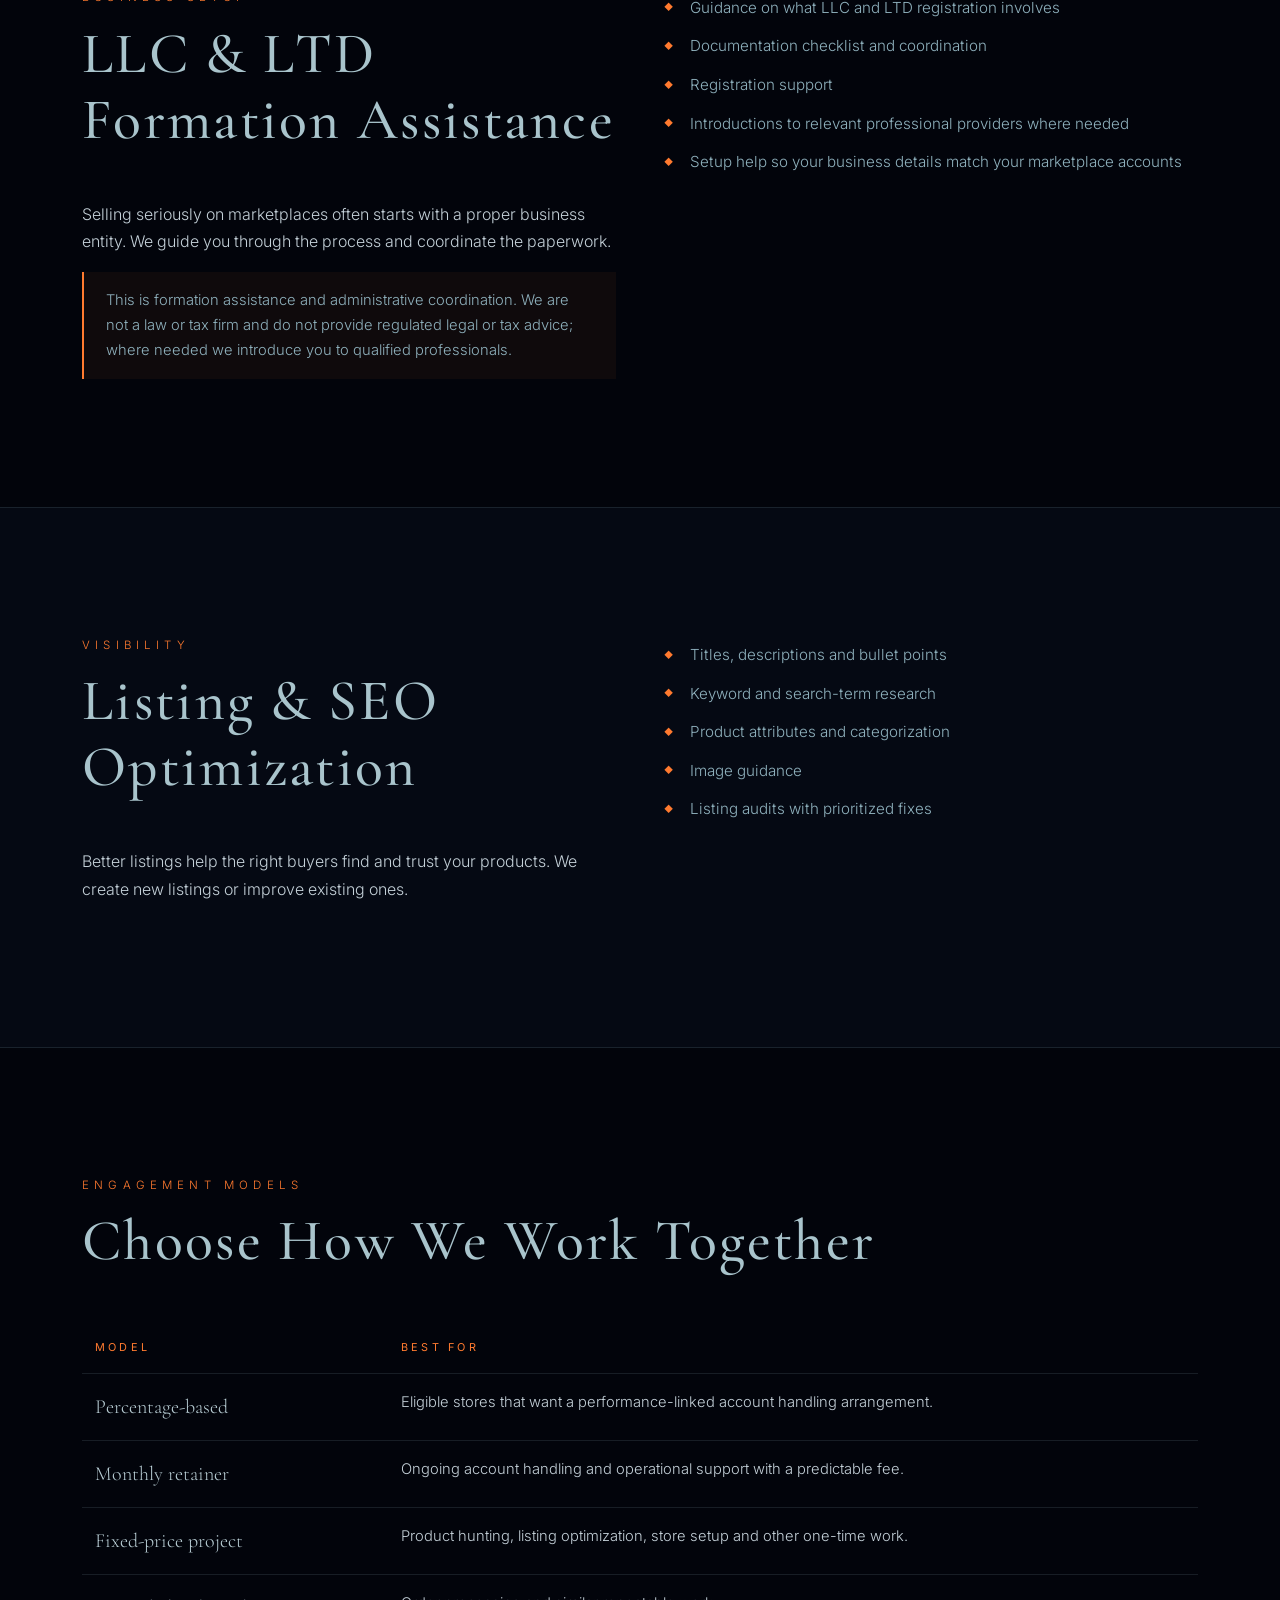
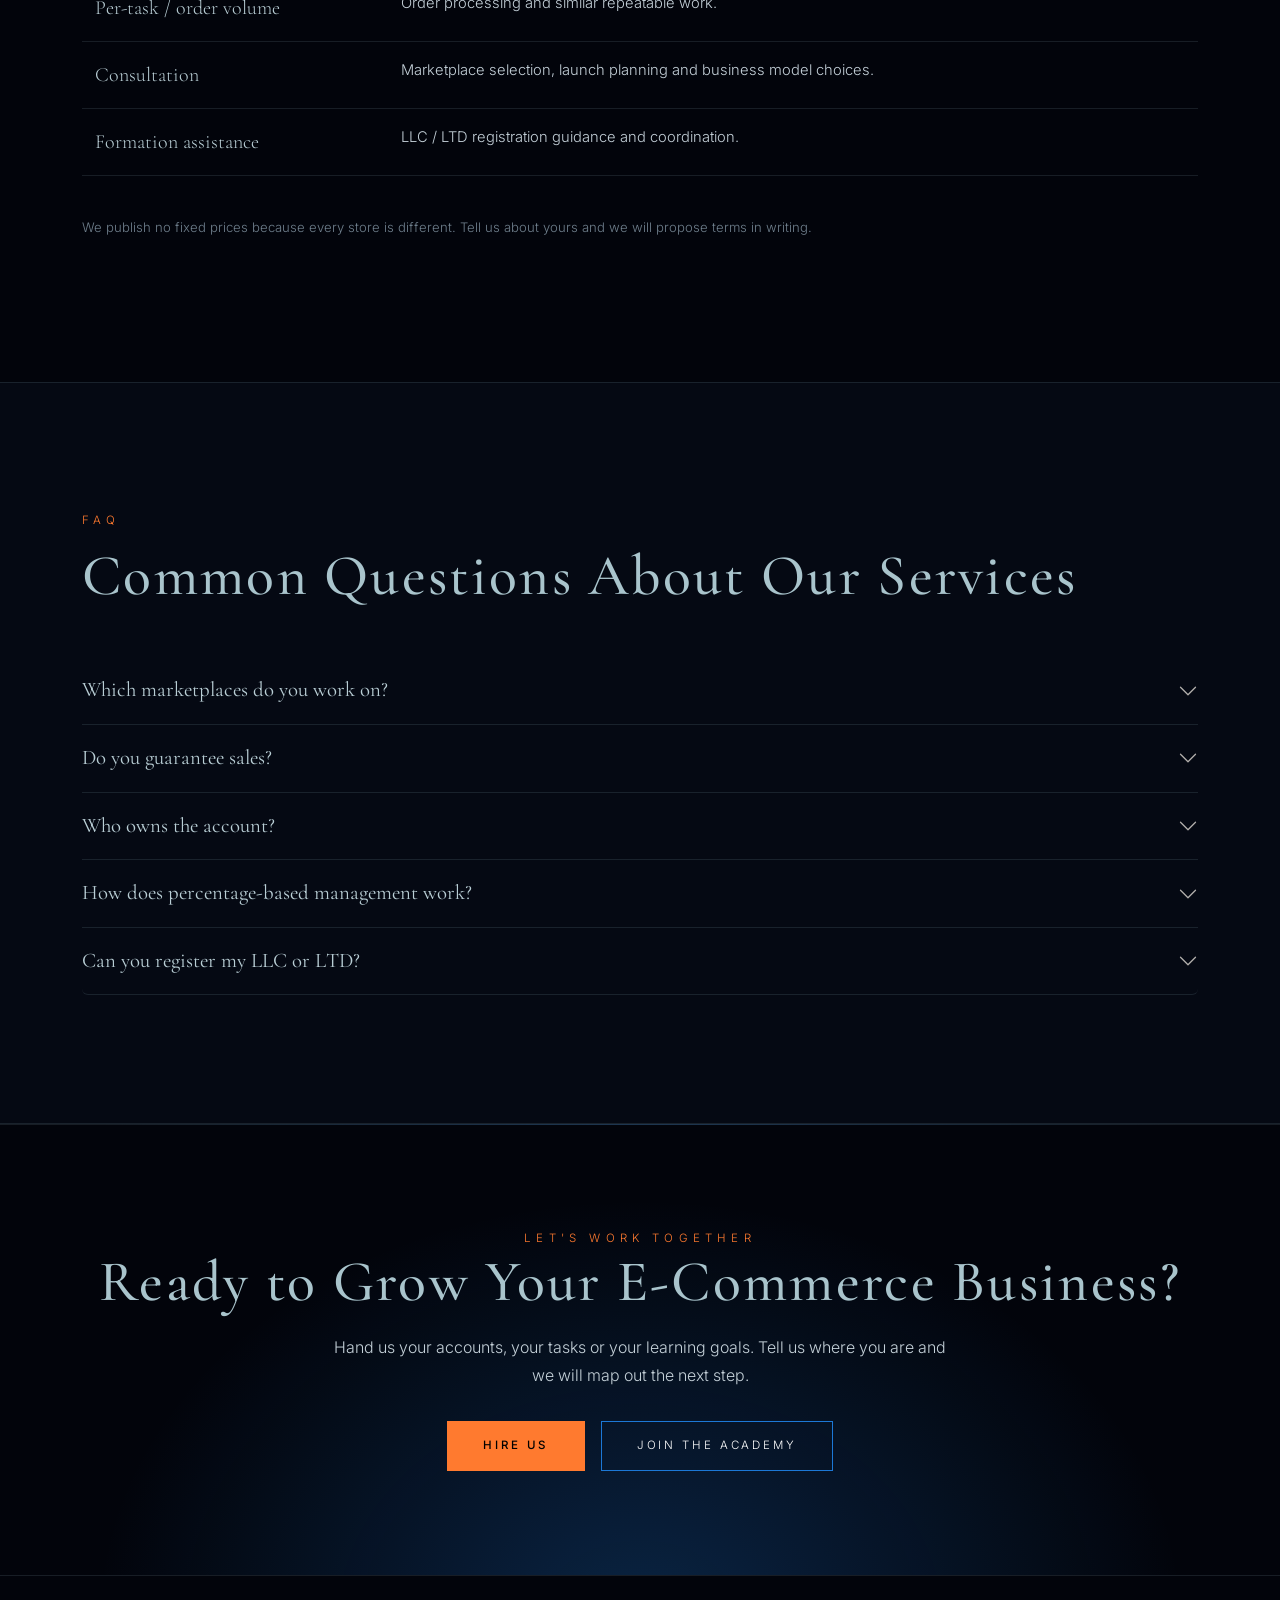
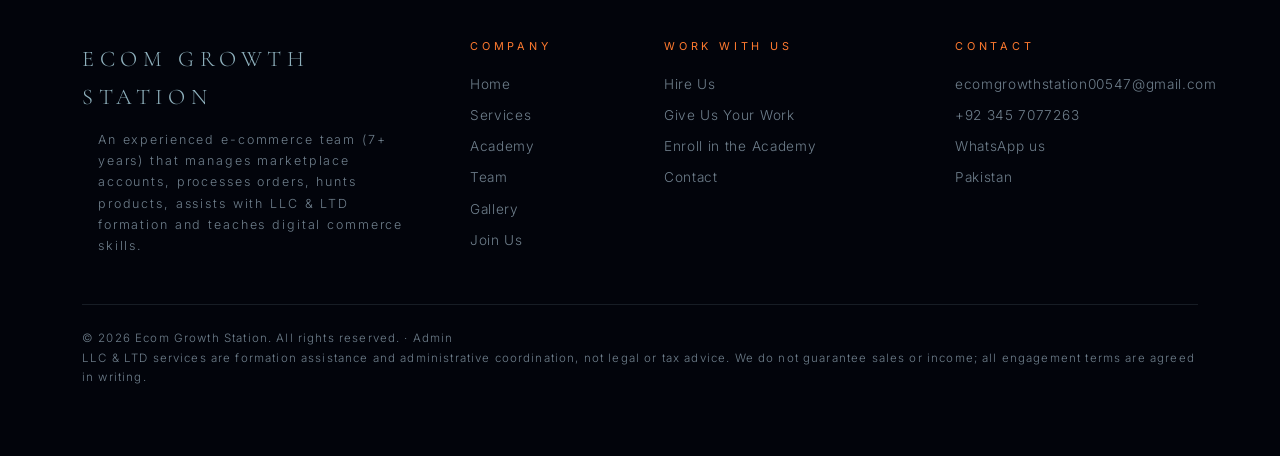
<file: services.html>
<!DOCTYPE html>
<html lang="en" data-theme="dark">
<head>
  <meta charset="UTF-8">
  <meta name="viewport" content="width=device-width, initial-scale=1">
  <title>Services | Ecom Growth Station</title>
  <meta name="description" content="Account handling, percentage-based management, order processing, product hunting and LLC & LTD formation assistance for eBay, Walmart, Etsy and Amazon sellers.">
  <script>try{if(localStorage.getItem('egs-theme')==='light')document.documentElement.setAttribute('data-theme','light')}catch(e){}</script>
  <link rel="preconnect" href="https://fonts.googleapis.com">
  <link rel="preconnect" href="https://fonts.gstatic.com" crossorigin>
  <link href="https://fonts.googleapis.com/css2?family=Cormorant+Garamond:ital,wght@0,400;0,500;0,600;1,400&family=Inter:wght@300;400;500&display=swap" rel="stylesheet">
  <link href="vendor/bootstrap.min.css" rel="stylesheet">
  <link href="css/style.css" rel="stylesheet">
</head>
<body>
<div class="bar bar-top"></div>
<div class="bar bar-bottom"></div>
<div class="scroll-progress" id="scrollProgress"></div>
<header class="site-nav" id="siteNav">
  <a href="index.html" class="nav-logo">EGS<small>Ecom Growth Station</small></a>
  <ul class="nav-links" id="navLinks"><li><a href="index.html">Home</a></li><li><a href="services.html" class="active">Services</a></li><li><a href="academy.html">Academy</a></li><li><a href="team.html">Team</a></li><li><a href="gallery.html">Gallery</a></li><li><a href="join.html">Join Us</a></li><li><a href="contact.html">Contact</a></li><li><a href="hire.html" class="nav-cta">Hire Us</a></li></ul>
  <button class="theme-toggle" id="themeToggle" type="button" aria-pressed="false" aria-label="Switch to day view"><span class="theme-icon">&#9788;</span><span class="theme-label">Day view</span></button>
  <button class="nav-toggle" id="navToggle" type="button" aria-label="Menu"><span></span><span></span></button>
</header>
<section class="page-hero">
  <canvas id="orbCanvas" data-x="0.82" data-y="0.5"></canvas>
  <div class="container">
    <p class="eyebrow">Services</p>
    <h1>Account Handling First. Everything Else Built Around It.</h1>
    <p class="lead">Our core business is running marketplace accounts for clients. Order processing, product hunting and business formation support complete the picture.</p>
    <div class="cta-row"><a href="hire.html" class="btn-solid">Hire Us</a><a href="#models" class="btn-ghost">Engagement Models</a></div>
  </div>
</section>

<section class="section" id="account-handling">
  <div class="container">
    <div class="feature reveal">
      <span class="badge-main">Main Service</span>
      <div class="row g-5">
        <div class="col-lg-6">
          <h2 class="section-title" style="margin-bottom:1.2rem">E-Commerce Account Handling</h2>
          <p>We take over the daily operation of your seller account on <strong>eBay, Walmart, Etsy, Amazon</strong> and other platforms we have hands-on experience with. You keep the vision and the business; we keep the store running.</p>
          <p>Each account gets a defined scope, a clear point of contact and regular reporting.</p>
        </div>
        <div class="col-lg-6"><ul class="tick-list"><li>Listing creation, optimization and periodic audits</li><li>Titles, descriptions, keywords and product attributes</li><li>Inventory and price monitoring</li><li>Order management and fulfillment coordination</li><li>Customer messages, returns and refunds handling</li><li>Account health, performance metrics and policy compliance</li><li>Scheduled performance reports and recommendations</li></ul></div>
      </div>
    </div>
  </div>
</section>

<section class="section section-alt" id="percentage">
  <div class="container">
    <div class="row g-5">
      <div class="col-lg-6 reveal">
        <p class="eyebrow">Account Handling On Percentage</p>
        <h2 class="section-title">Percentage-Based Management</h2>
        <p>For eligible stores, we manage your account in return for an agreed percentage of sales, profit or another clearly defined performance metric, so our results are tied to yours.</p>
        <p>Not every store qualifies. We review your account, products and margins before agreeing to this model.</p>
      </div>
      <div class="col-lg-6 reveal">
        <div class="callout"><strong>Everything is written down first.</strong> Before we begin we define whether the percentage is calculated on gross sales, net sales or profit, plus how expenses, refunds and chargebacks are treated, payment timing, account ownership and access, reporting, and termination terms.</div>
        <div class="mt-4"><ul class="tick-list"><li>Fee basis defined: gross sales, net sales or profit</li><li>Treatment of refunds, chargebacks and expenses</li><li>Payment schedule and reporting cadence</li><li>Account ownership and access terms</li><li>Clear termination terms</li></ul></div>
      </div>
    </div>
  </div>
</section>

<section class="section" id="orders">
  <div class="container">
    <div class="row g-5">
      <div class="col-lg-6 reveal">
        <p class="eyebrow">Fulfillment Support</p>
        <h2 class="section-title">Order Processing</h2>
        <p>Orders are where stores win or lose customers. Our team handles the order workflow so every order is processed accurately and tracked until delivery.</p>
      </div>
      <div class="col-lg-6 reveal"><ul class="tick-list"><li>Order review and processing across marketplaces</li><li>Supplier coordination for dropshipping and wholesale</li><li>Shipping coordination and tracking updates</li><li>Delivery monitoring and issue follow-up</li><li>Returns and refund support</li><li>Available as a stand-alone service or part of account handling</li></ul></div>
    </div>
  </div>
</section>

<section class="section section-alt" id="product-hunting">
  <div class="container">
    <div class="row g-5">
      <div class="col-lg-6 reveal">
        <p class="eyebrow">Research</p>
        <h2 class="section-title">Product Hunting</h2>
        <p>We identify product opportunities using real data: demand, competition, pricing and estimated profit margins, then match them with suitable suppliers.</p>
      </div>
      <div class="col-lg-6 reveal"><ul class="tick-list"><li>Demand and trend analysis</li><li>Competitor and pricing research</li><li>Keyword research for listings</li><li>Profit-margin estimation</li><li>Supplier sourcing for dropshipping, wholesale and private label</li><li>Shortlist delivered in a clear research sheet</li></ul></div>
    </div>
  </div>
</section>

<section class="section" id="formation">
  <div class="container">
    <div class="row g-5">
      <div class="col-lg-6 reveal">
        <p class="eyebrow">Business Setup</p>
        <h2 class="section-title">LLC &amp; LTD Formation Assistance</h2>
        <p>Selling seriously on marketplaces often starts with a proper business entity. We guide you through the process and coordinate the paperwork.</p>
        <div class="callout">This is formation assistance and administrative coordination. We are not a law or tax firm and do not provide regulated legal or tax advice; where needed we introduce you to qualified professionals.</div>
      </div>
      <div class="col-lg-6 reveal"><ul class="tick-list"><li>Guidance on what LLC and LTD registration involves</li><li>Documentation checklist and coordination</li><li>Registration support</li><li>Introductions to relevant professional providers where needed</li><li>Setup help so your business details match your marketplace accounts</li></ul></div>
    </div>
  </div>
</section>

<section class="section section-alt" id="listings">
  <div class="container">
    <div class="row g-5">
      <div class="col-lg-6 reveal">
        <p class="eyebrow">Visibility</p>
        <h2 class="section-title">Listing &amp; SEO Optimization</h2>
        <p>Better listings help the right buyers find and trust your products. We create new listings or improve existing ones.</p>
      </div>
      <div class="col-lg-6 reveal"><ul class="tick-list"><li>Titles, descriptions and bullet points</li><li>Keyword and search-term research</li><li>Product attributes and categorization</li><li>Image guidance</li><li>Listing audits with prioritized fixes</li></ul></div>
    </div>
  </div>
</section>

<section class="section" id="models">
  <div class="container">
    <p class="eyebrow reveal">Engagement Models</p><h2 class="section-title reveal">Choose How We Work Together</h2>
    <div class="reveal" style="overflow-x:auto"><table class="models-table">
      <tr><th>Model</th><th>Best for</th></tr>
      <tr><td>Percentage-based</td><td>Eligible stores that want a performance-linked account handling arrangement.</td></tr>
      <tr><td>Monthly retainer</td><td>Ongoing account handling and operational support with a predictable fee.</td></tr>
      <tr><td>Fixed-price project</td><td>Product hunting, listing optimization, store setup and other one-time work.</td></tr>
      <tr><td>Per-task / order volume</td><td>Order processing and similar repeatable work.</td></tr>
      <tr><td>Consultation</td><td>Marketplace selection, launch planning and business model choices.</td></tr>
      <tr><td>Formation assistance</td><td>LLC / LTD registration guidance and coordination.</td></tr>
    </table></div>
    <p class="note reveal">We publish no fixed prices because every store is different. Tell us about yours and we will propose terms in writing.</p>
  </div>
</section>

<section class="section section-alt">
  <div class="container">
    <p class="eyebrow reveal">FAQ</p><h2 class="section-title reveal">Common Questions About Our Services</h2>
    <div class="accordion faq reveal" id="svcFaq"><div class="accordion-item"><h3 class="accordion-header"><button class="accordion-button collapsed" type="button" data-bs-toggle="collapse" data-bs-target="#svcFaq0">Which marketplaces do you work on?</button></h3>
<div id="svcFaq0" class="accordion-collapse collapse" data-bs-parent="#svcFaq"><div class="accordion-body">Our main platforms are Amazon, eBay, Walmart and Etsy. Tell us your platform in the enquiry form and we will confirm whether we can take it on.</div></div></div><div class="accordion-item"><h3 class="accordion-header"><button class="accordion-button collapsed" type="button" data-bs-toggle="collapse" data-bs-target="#svcFaq1">Do you guarantee sales?</button></h3>
<div id="svcFaq1" class="accordion-collapse collapse" data-bs-parent="#svcFaq"><div class="accordion-body">No. We do not guarantee sales, rankings or income. We commit to doing the agreed work well and reporting transparently.</div></div></div><div class="accordion-item"><h3 class="accordion-header"><button class="accordion-button collapsed" type="button" data-bs-toggle="collapse" data-bs-target="#svcFaq2">Who owns the account?</button></h3>
<div id="svcFaq2" class="accordion-collapse collapse" data-bs-parent="#svcFaq"><div class="accordion-body">Account ownership, access and handover terms are defined in the written agreement before work begins.</div></div></div><div class="accordion-item"><h3 class="accordion-header"><button class="accordion-button collapsed" type="button" data-bs-toggle="collapse" data-bs-target="#svcFaq3">How does percentage-based management work?</button></h3>
<div id="svcFaq3" class="accordion-collapse collapse" data-bs-parent="#svcFaq"><div class="accordion-body">We agree a percentage of gross sales, net sales or profit in writing, along with how expenses, refunds and chargebacks are handled, and when payments are made.</div></div></div><div class="accordion-item"><h3 class="accordion-header"><button class="accordion-button collapsed" type="button" data-bs-toggle="collapse" data-bs-target="#svcFaq4">Can you register my LLC or LTD?</button></h3>
<div id="svcFaq4" class="accordion-collapse collapse" data-bs-parent="#svcFaq"><div class="accordion-body">We provide formation assistance and paperwork coordination, and can introduce qualified providers. We do not give regulated legal or tax advice.</div></div></div></div>
  </div>
</section>
<section class="cta-band">
  <div class="container reveal">
    <p class="eyebrow">Let's Work Together</p>
    <h2 class="section-title">Ready to Grow Your E-Commerce Business?</h2>
    <p>Hand us your accounts, your tasks or your learning goals. Tell us where you are and we will map out the next step.</p>
    <div class="cta-row"><a href="hire.html" class="btn-solid">Hire Us</a><a href="academy.html" class="btn-ghost">Join the Academy</a></div>
  </div>
</section>
<footer class="site-footer">
  <div class="container">
    <div class="row g-5">
      <div class="col-lg-4">
        <div class="footer-brand">Ecom Growth Station</div>
        <p>An experienced e-commerce team (7+ years) that manages marketplace accounts, processes orders, hunts products, assists with LLC &amp; LTD formation and teaches digital commerce skills.</p>
      </div>
      <div class="col-6 col-lg-2"><h5>Company</h5><ul>
        <li><a href="index.html">Home</a></li><li><a href="services.html">Services</a></li><li><a href="academy.html">Academy</a></li><li><a href="team.html">Team</a></li><li><a href="gallery.html">Gallery</a></li><li><a href="join.html">Join Us</a></li></ul></div>
      <div class="col-6 col-lg-3"><h5>Work With Us</h5><ul>
        <li><a href="hire.html">Hire Us</a></li><li><a href="hire.html#task">Give Us Your Work</a></li><li><a href="academy.html#enroll">Enroll in the Academy</a></li><li><a href="contact.html">Contact</a></li></ul></div>
      <div class="col-lg-3"><h5>Contact</h5><ul>
        <li><a href="mailto:ecomgrowthstation00547@gmail.com">ecomgrowthstation00547@gmail.com</a></li><li><a href="tel:+923457077263">+92 345 7077263</a></li><li><a href="https://wa.me/923457077263" target="_blank" rel="noopener">WhatsApp us</a></li><li>Pakistan</li></ul></div>
    </div>
    <div class="footer-bottom">&copy; <span class="js-year"></span> Ecom Growth Station. All rights reserved. &middot; <a href="admin.html">Admin</a><br>
    LLC &amp; LTD services are formation assistance and administrative coordination, not legal or tax advice. We do not guarantee sales or income; all engagement terms are agreed in writing.</div>
  </div>
</footer>
<script src="vendor/bootstrap.bundle.min.js"></script>
<script src="vendor/supabase.js"></script>
<script src="js/config.js"></script>
<script src="js/main.js"></script>
</body>
</html>
</file>
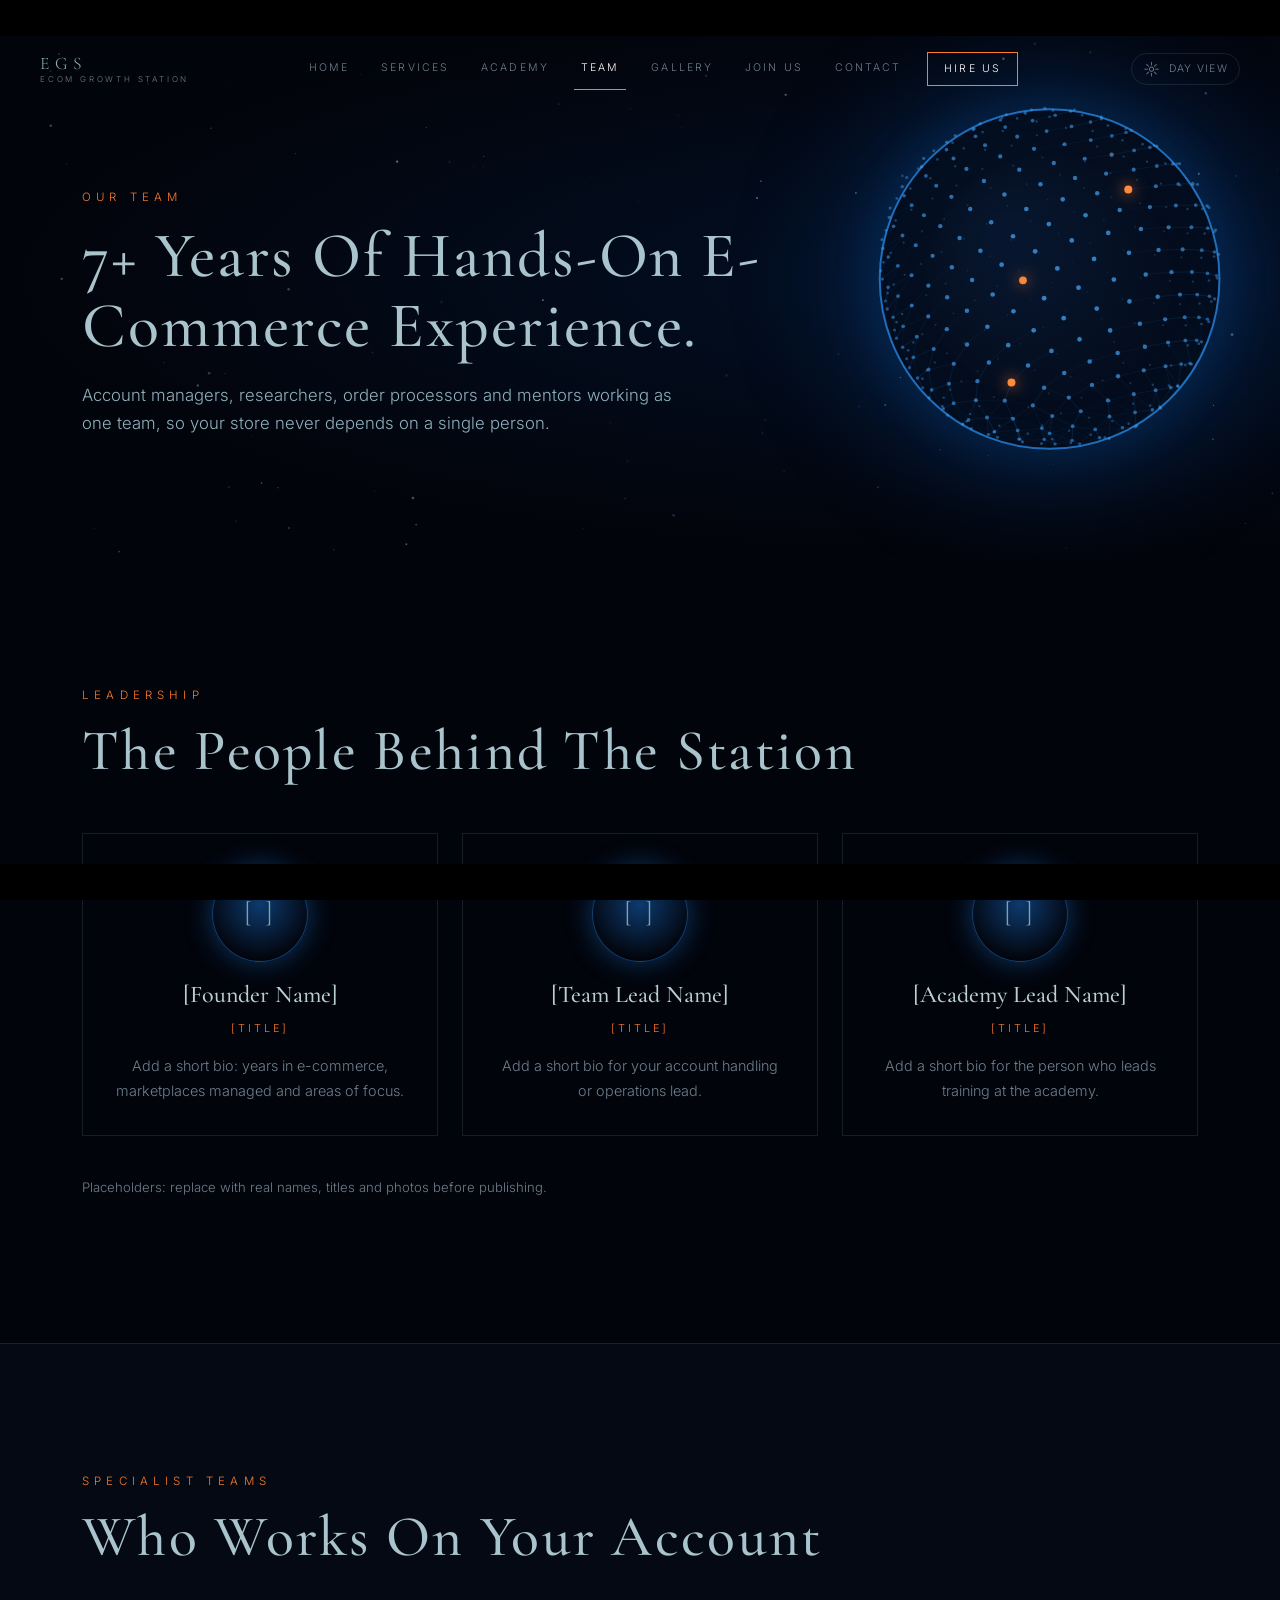
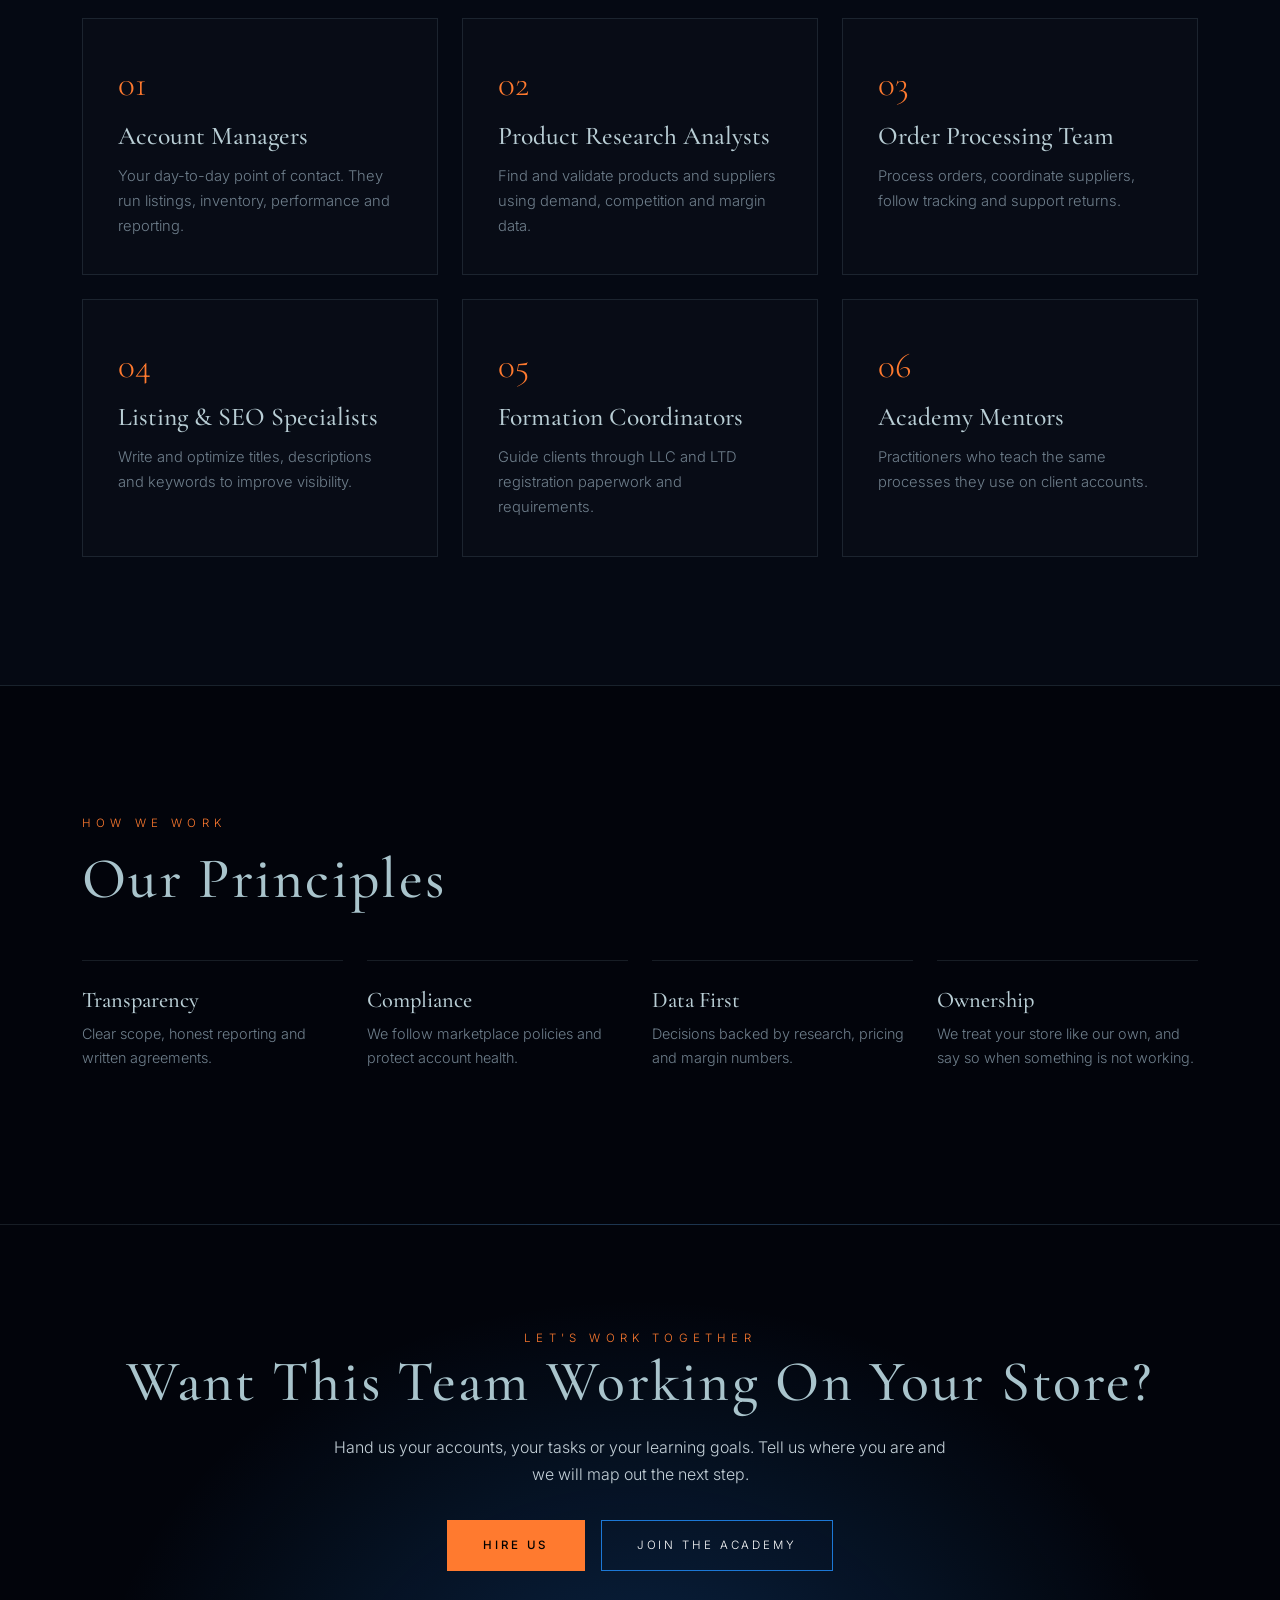
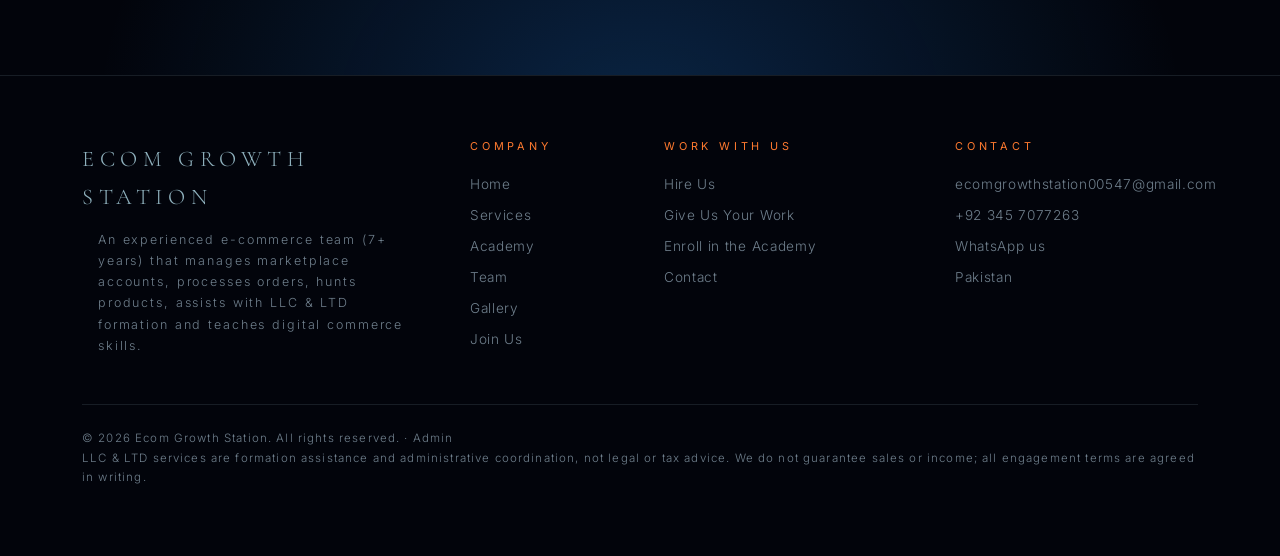
<file: team.html>
<!DOCTYPE html>
<html lang="en" data-theme="dark">
<head>
  <meta charset="UTF-8">
  <meta name="viewport" content="width=device-width, initial-scale=1">
  <title>Our Team | Ecom Growth Station</title>
  <meta name="description" content="Meet the experienced e-commerce specialists at Ecom Growth Station: 7+ years of marketplace, account handling and order processing experience.">
  <script>try{if(localStorage.getItem('egs-theme')==='light')document.documentElement.setAttribute('data-theme','light')}catch(e){}</script>
  <link rel="preconnect" href="https://fonts.googleapis.com">
  <link rel="preconnect" href="https://fonts.gstatic.com" crossorigin>
  <link href="https://fonts.googleapis.com/css2?family=Cormorant+Garamond:ital,wght@0,400;0,500;0,600;1,400&family=Inter:wght@300;400;500&display=swap" rel="stylesheet">
  <link href="vendor/bootstrap.min.css" rel="stylesheet">
  <link href="css/style.css" rel="stylesheet">
</head>
<body>
<div class="bar bar-top"></div>
<div class="bar bar-bottom"></div>
<div class="scroll-progress" id="scrollProgress"></div>
<header class="site-nav" id="siteNav">
  <a href="index.html" class="nav-logo">EGS<small>Ecom Growth Station</small></a>
  <ul class="nav-links" id="navLinks"><li><a href="index.html">Home</a></li><li><a href="services.html">Services</a></li><li><a href="academy.html">Academy</a></li><li><a href="team.html" class="active">Team</a></li><li><a href="gallery.html">Gallery</a></li><li><a href="join.html">Join Us</a></li><li><a href="contact.html">Contact</a></li><li><a href="hire.html" class="nav-cta">Hire Us</a></li></ul>
  <button class="theme-toggle" id="themeToggle" type="button" aria-pressed="false" aria-label="Switch to day view"><span class="theme-icon">&#9788;</span><span class="theme-label">Day view</span></button>
  <button class="nav-toggle" id="navToggle" type="button" aria-label="Menu"><span></span><span></span></button>
</header>
<section class="page-hero">
  <canvas id="orbCanvas" data-x="0.82" data-y="0.5"></canvas>
  <div class="container">
    <p class="eyebrow">Our Team</p>
    <h1>7+ Years Of Hands-On E-Commerce Experience.</h1>
    <p class="lead">Account managers, researchers, order processors and mentors working as one team, so your store never depends on a single person.</p>
    
  </div>
</section>

<section class="section" id="leadership">
  <div class="container">
    <p class="eyebrow reveal">Leadership</p><h2 class="section-title reveal">The People Behind The Station</h2>
    <div class="row g-4">
      <div class="col-md-6 col-lg-4 reveal"><div class="member"><div class="avatar">[ ]</div><h3>[Founder Name]</h3><span>[Title]</span><p>Add a short bio: years in e-commerce, marketplaces managed and areas of focus.</p></div></div>
      <div class="col-md-6 col-lg-4 reveal"><div class="member"><div class="avatar">[ ]</div><h3>[Team Lead Name]</h3><span>[Title]</span><p>Add a short bio for your account handling or operations lead.</p></div></div>
      <div class="col-md-6 col-lg-4 reveal"><div class="member"><div class="avatar">[ ]</div><h3>[Academy Lead Name]</h3><span>[Title]</span><p>Add a short bio for the person who leads training at the academy.</p></div></div>
    </div>
    <p class="note reveal">Placeholders: replace with real names, titles and photos before publishing.</p>
  </div>
</section>

<section class="section section-alt" id="roles">
  <div class="container">
    <p class="eyebrow reveal">Specialist Teams</p><h2 class="section-title reveal">Who Works On Your Account</h2>
    <div class="row g-4">
      <div class="col-md-6 col-lg-4 reveal"><div class="service"><div class="num">01</div><h3>Account Managers</h3><p>Your day-to-day point of contact. They run listings, inventory, performance and reporting.</p></div></div>
      <div class="col-md-6 col-lg-4 reveal"><div class="service"><div class="num">02</div><h3>Product Research Analysts</h3><p>Find and validate products and suppliers using demand, competition and margin data.</p></div></div>
      <div class="col-md-6 col-lg-4 reveal"><div class="service"><div class="num">03</div><h3>Order Processing Team</h3><p>Process orders, coordinate suppliers, follow tracking and support returns.</p></div></div>
      <div class="col-md-6 col-lg-4 reveal"><div class="service"><div class="num">04</div><h3>Listing &amp; SEO Specialists</h3><p>Write and optimize titles, descriptions and keywords to improve visibility.</p></div></div>
      <div class="col-md-6 col-lg-4 reveal"><div class="service"><div class="num">05</div><h3>Formation Coordinators</h3><p>Guide clients through LLC and LTD registration paperwork and requirements.</p></div></div>
      <div class="col-md-6 col-lg-4 reveal"><div class="service"><div class="num">06</div><h3>Academy Mentors</h3><p>Practitioners who teach the same processes they use on client accounts.</p></div></div>
    </div>
  </div>
</section>

<section class="section" id="values">
  <div class="container">
    <p class="eyebrow reveal">How We Work</p><h2 class="section-title reveal">Our Principles</h2>
    <div class="row g-4">
      <div class="col-md-6 col-lg-3 reveal"><div class="model"><h4>Transparency</h4><p>Clear scope, honest reporting and written agreements.</p></div></div>
      <div class="col-md-6 col-lg-3 reveal"><div class="model"><h4>Compliance</h4><p>We follow marketplace policies and protect account health.</p></div></div>
      <div class="col-md-6 col-lg-3 reveal"><div class="model"><h4>Data First</h4><p>Decisions backed by research, pricing and margin numbers.</p></div></div>
      <div class="col-md-6 col-lg-3 reveal"><div class="model"><h4>Ownership</h4><p>We treat your store like our own, and say so when something is not working.</p></div></div>
    </div>
  </div>
</section>
<section class="cta-band">
  <div class="container reveal">
    <p class="eyebrow">Let's Work Together</p>
    <h2 class="section-title">Want This Team Working On Your Store?</h2>
    <p>Hand us your accounts, your tasks or your learning goals. Tell us where you are and we will map out the next step.</p>
    <div class="cta-row"><a href="hire.html" class="btn-solid">Hire Us</a><a href="academy.html" class="btn-ghost">Join the Academy</a></div>
  </div>
</section>
<footer class="site-footer">
  <div class="container">
    <div class="row g-5">
      <div class="col-lg-4">
        <div class="footer-brand">Ecom Growth Station</div>
        <p>An experienced e-commerce team (7+ years) that manages marketplace accounts, processes orders, hunts products, assists with LLC &amp; LTD formation and teaches digital commerce skills.</p>
      </div>
      <div class="col-6 col-lg-2"><h5>Company</h5><ul>
        <li><a href="index.html">Home</a></li><li><a href="services.html">Services</a></li><li><a href="academy.html">Academy</a></li><li><a href="team.html">Team</a></li><li><a href="gallery.html">Gallery</a></li><li><a href="join.html">Join Us</a></li></ul></div>
      <div class="col-6 col-lg-3"><h5>Work With Us</h5><ul>
        <li><a href="hire.html">Hire Us</a></li><li><a href="hire.html#task">Give Us Your Work</a></li><li><a href="academy.html#enroll">Enroll in the Academy</a></li><li><a href="contact.html">Contact</a></li></ul></div>
      <div class="col-lg-3"><h5>Contact</h5><ul>
        <li><a href="mailto:ecomgrowthstation00547@gmail.com">ecomgrowthstation00547@gmail.com</a></li><li><a href="tel:+923457077263">+92 345 7077263</a></li><li><a href="https://wa.me/923457077263" target="_blank" rel="noopener">WhatsApp us</a></li><li>Pakistan</li></ul></div>
    </div>
    <div class="footer-bottom">&copy; <span class="js-year"></span> Ecom Growth Station. All rights reserved. &middot; <a href="admin.html">Admin</a><br>
    LLC &amp; LTD services are formation assistance and administrative coordination, not legal or tax advice. We do not guarantee sales or income; all engagement terms are agreed in writing.</div>
  </div>
</footer>
<script src="vendor/bootstrap.bundle.min.js"></script>
<script src="vendor/supabase.js"></script>
<script src="js/config.js"></script>
<script src="js/main.js"></script>
</body>
</html>
</file>
<file: css/style.css>
:root{
  --bg:#02040b;
  --bg-alt:#050913;
  --ink:#8fb1bd;
  --ink-soft:#6f7f8c;
  --text:#c4d0d8;
  --blue:#1c78d6;
  --blue-glow:rgba(28,120,214,.45);
  --ember:#ff7a2f;
  --line:rgba(143,177,189,.15);
  --serif:'Cormorant Garamond','Times New Roman',serif;
  --sans:'Inter',system-ui,sans-serif;
}
*{box-sizing:border-box}
html{scroll-behavior:smooth}
body{background:var(--bg);color:var(--text);font-family:var(--sans);font-weight:300;line-height:1.7;overflow-x:hidden}
a{color:inherit;text-decoration:none}
::selection{background:var(--blue);color:#fff}

/* Letterbox bars */
.bar{position:fixed;left:0;right:0;height:4vh;min-height:24px;background:#000;z-index:1030;pointer-events:none}
.bar-top{top:0}.bar-bottom{bottom:0}
.scroll-progress{position:fixed;top:0;left:0;height:2px;width:0;background:linear-gradient(90deg,var(--blue),var(--ember));z-index:1040}

/* Nav */
.site-nav{position:fixed;top:4vh;left:0;right:0;z-index:1035;display:flex;justify-content:space-between;align-items:center;padding:1rem 2.5rem;transition:background .4s,backdrop-filter .4s}
.site-nav.scrolled{background:rgba(2,4,11,.75);backdrop-filter:blur(10px)}
.nav-logo{font-family:var(--serif);letter-spacing:.5em;color:var(--ink);font-size:1.1rem}
.theme-toggle{display:flex;align-items:center;gap:.45rem;background:transparent;border:1px solid var(--line);color:var(--ink-soft);padding:.4rem .7rem;border-radius:2rem;font:inherit;font-size:.65rem;letter-spacing:.12em;text-transform:uppercase;transition:.3s}
.theme-toggle:hover{border-color:var(--ember);color:#fff}
.theme-icon{font-size:1rem;line-height:1}
.nav-links{display:flex;gap:2.2rem;list-style:none;margin:0;padding:0}
.nav-links a{display:block;padding:.45rem .65rem;font-size:.72rem;letter-spacing:.3em;text-transform:uppercase;color:var(--ink-soft);transition:color .3s;position:relative}
.nav-links a::after{content:"";position:absolute;left:0;bottom:-6px;height:1px;width:0;background:var(--ember);transition:width .3s}
.nav-links a:hover,.nav-links a.active{color:#fff}
.nav-links a:hover::after,.nav-links a.active::after{width:100%}
.nav-toggle{display:none;background:none;border:0;width:32px;height:20px;position:relative}
.nav-toggle span{position:absolute;left:0;right:0;height:1px;background:var(--ink);transition:.3s}
.nav-toggle span:first-child{top:6px}.nav-toggle span:last-child{top:13px}
.nav-toggle.open span:first-child{top:9px;transform:rotate(45deg)}
.nav-toggle.open span:last-child{top:9px;transform:rotate(-45deg)}

/* Hero */
.hero{position:relative;height:100vh;min-height:620px;display:flex;align-items:center;justify-content:center;overflow:hidden;background:radial-gradient(ellipse at 50% 55%,#031026 0%,var(--bg) 70%)}
#orbCanvas{position:absolute;inset:0;width:100%;height:100%}
.hero-text{position:relative;text-align:center;z-index:2;padding:0 1rem;pointer-events:none}
.hero-name{font-family:var(--serif);font-weight:500;font-size:clamp(1.5rem,4.6vw,4.2rem);letter-spacing:.3em;margin:0 -.3em 0 0;text-transform:uppercase;color:#7fa3ae;text-shadow:0 0 30px rgba(120,180,200,.35);opacity:0;animation:fadeUp 1.8s .4s forwards}
.hero-sub{margin-top:1rem;font-size:clamp(.55rem,1vw,.85rem);letter-spacing:.5em;text-transform:uppercase;color:var(--ink-soft);opacity:0;animation:fadeUp 1.8s .9s forwards}
.hero-sub i{font-style:normal;margin:0 1em;color:#4a5865}
.hero-tag{margin-top:1.4rem;font-family:var(--serif);font-style:italic;font-size:clamp(1rem,1.8vw,1.45rem);color:var(--ink);opacity:0;animation:fadeUp 1.8s 1.1s forwards}
.hero-menu{position:absolute;bottom:calc(4vh + 3.2rem);left:0;right:0;z-index:2;display:flex;justify-content:center;gap:clamp(1.2rem,6vw,6.5rem);list-style:none;padding:0;margin:0;opacity:0;animation:fadeUp 1.8s 1.4s forwards}
.hero-menu a{font-size:.8rem;letter-spacing:.28em;text-transform:uppercase;color:#7c8791;transition:color .3s,text-shadow .3s}
.hero-menu a:hover{color:#fff;text-shadow:0 0 14px var(--blue)}
.scroll-hint{position:absolute;bottom:calc(4vh + .8rem);left:50%;transform:translateX(-50%);z-index:2;width:22px;height:36px;border:1px solid var(--ink-soft);border-radius:12px}
.scroll-hint span{position:absolute;left:50%;top:7px;width:3px;height:7px;margin-left:-1.5px;background:var(--ember);border-radius:2px;animation:wheel 1.8s infinite}
@keyframes wheel{0%{opacity:1;transform:translateY(0)}100%{opacity:0;transform:translateY(14px)}}
@keyframes fadeUp{from{opacity:0;transform:translateY(18px)}to{opacity:1;transform:none}}

/* Marquee */
.marquee{overflow:hidden;border-top:1px solid var(--line);border-bottom:1px solid var(--line);padding:1.1rem 0;background:var(--bg-alt)}
.marquee-track{display:flex;width:max-content;gap:2.5rem;animation:scrollx 32s linear infinite;font-family:var(--serif);font-size:1.5rem;letter-spacing:.3em;text-transform:uppercase;color:var(--ink-soft);white-space:nowrap}
.marquee-track i{font-style:normal;color:var(--ember);font-size:.8rem;align-self:center}
@keyframes scrollx{to{transform:translateX(-33.333%)}}

/* Sections */
.section{padding:8rem 0;position:relative}
.section-alt{background:var(--bg-alt);border-top:1px solid var(--line);border-bottom:1px solid var(--line)}
.eyebrow{font-size:.72rem;letter-spacing:.45em;text-transform:uppercase;color:var(--ember);margin-bottom:.8rem}
.section-title{font-family:var(--serif);font-weight:500;font-size:clamp(2rem,4.5vw,3.6rem);color:#a9c4cc;margin-bottom:3rem;letter-spacing:.04em;line-height:1.15}
.lead-text{font-family:var(--serif);font-size:1.6rem;color:#b9ced5;line-height:1.4;margin-bottom:1.2rem}
.note{margin-top:2.5rem;font-size:.82rem;color:var(--ink-soft);max-width:760px}

/* Reveal */
.reveal{opacity:0;transform:translateY(30px);transition:opacity .9s ease,transform .9s ease}
.reveal.in{opacity:1;transform:none}

/* Filters */
.filters{display:flex;flex-wrap:wrap;gap:.6rem 1.6rem;margin-bottom:2.5rem}
.filter{background:none;border:0;border-bottom:1px solid transparent;color:var(--ink-soft);font-size:.75rem;letter-spacing:.3em;text-transform:uppercase;padding:.3rem 0;transition:.3s}
.filter:hover{color:#fff}
.filter.active{color:#fff;border-color:var(--ember)}

/* Work cards */
.work-item{transition:opacity .4s,transform .4s}
.work-item.hide{display:none}
.card-work{cursor:pointer;position:relative;border:1px solid var(--line);overflow:hidden;background:#04070f;transition:transform .4s,box-shadow .4s,border-color .4s}
.card-work:hover{transform:translateY(-6px);border-color:rgba(28,120,214,.5);box-shadow:0 18px 50px -12px var(--blue-glow)}
.thumb{aspect-ratio:16/10;position:relative;transition:transform .8s}
.card-work:hover .thumb{transform:scale(1.06)}
.thumb::after{content:"";position:absolute;inset:0;background:linear-gradient(to top,rgba(2,4,11,.85),transparent 55%)}
.t1{background:radial-gradient(circle at 30% 30%,#ff7a2f,transparent 40%),radial-gradient(circle at 75% 70%,#1c78d6,transparent 50%),#050913}
.t2{background:conic-gradient(from 200deg at 50% 50%,#0b1d3a,#6fa8c7,#0b1d3a,#1c78d6,#0b1d3a)}
.t3{background:linear-gradient(180deg,#0a1530 0%,#1a3a5c 45%,#ff7a2f 46%,#2b1408 60%,#02040b 100%)}
.t4{background:linear-gradient(135deg,#1c78d6,#7a2cff 55%,#ff7a2f)}
.t5{background:radial-gradient(circle at 50% 60%,#ffb347,#ff5e1a 30%,transparent 55%),#0a0f1c}
.t6{background:linear-gradient(120deg,#02040b,#0f3b66 50%,#02040b),#000}
.play{position:absolute;z-index:2;top:50%;left:50%;width:54px;height:54px;margin:-27px 0 0 -27px;border:1px solid rgba(255,255,255,.6);border-radius:50%;opacity:0;transform:scale(.7);transition:.4s}
.play::after{content:"+";position:absolute;inset:0;display:flex;align-items:center;justify-content:center;color:#fff;font-size:1.6rem;font-weight:200}
.card-work:hover .play{opacity:1;transform:none}
.meta{position:absolute;z-index:3;left:0;right:0;bottom:0;padding:1.2rem 1.4rem}
.meta h3{font-family:var(--serif);font-size:1.5rem;color:#fff;margin:0}
.meta span{font-size:.68rem;letter-spacing:.3em;text-transform:uppercase;color:var(--ink)}

/* Services */
.service{padding:2.2rem;border:1px solid var(--line);height:100%;transition:.4s;background:rgba(255,255,255,.01)}
.service:hover{border-color:rgba(28,120,214,.5);background:rgba(28,120,214,.05);transform:translateY(-4px)}
.service .num{font-family:var(--serif);font-size:2.2rem;color:var(--ember)}
.service h3{font-family:var(--serif);font-size:1.6rem;color:#b9ced5;margin:.4rem 0 .8rem}
.service p{color:var(--ink-soft);font-size:.92rem;margin:0}
.tools{margin-top:5rem}
.chips{display:flex;flex-wrap:wrap;gap:.7rem}
.chips span{border:1px solid var(--line);padding:.55rem 1.3rem;font-size:.75rem;letter-spacing:.15em;color:var(--ink);border-radius:30px;transition:.3s}
.chips span:hover{border-color:var(--ember);color:#fff}

/* Platforms & models */
.platform{padding:2rem;border:1px solid var(--line);height:100%;transition:.4s;background:rgba(255,255,255,.01);text-align:center}
.platform:hover{border-color:rgba(255,122,47,.5);transform:translateY(-4px);box-shadow:0 18px 50px -16px rgba(255,122,47,.35)}
.wordmark{font-family:var(--serif);font-size:2.2rem;letter-spacing:.12em;color:#c9dde3;margin-bottom:.8rem;text-shadow:0 0 24px rgba(28,120,214,.4)}
.platform p,.model p{color:var(--ink-soft);font-size:.9rem;margin:0}
.model{padding:1.6rem 0;border-top:1px solid var(--line);height:100%}
.model h4{font-family:var(--serif);font-size:1.4rem;color:#b9ced5}

/* Process */
.step{position:relative;padding:2rem 1.6rem 1.6rem;border-left:1px solid var(--line);height:100%}
.step-num{font-family:var(--serif);font-size:3.2rem;color:var(--ember);line-height:1;display:block;margin-bottom:.6rem}
.step h3{font-family:var(--serif);font-size:1.5rem;color:#b9ced5}
.step p{color:var(--ink-soft);font-size:.9rem;margin:0}

/* Testimonials */
.quote{margin:0;padding:2rem;border:1px solid var(--line);height:100%}
.quote p{font-family:var(--serif);font-size:1.3rem;color:#b9ced5;line-height:1.5}
.quote footer{font-size:.75rem;letter-spacing:.15em;color:var(--ink-soft)}
.quote footer span{display:block;color:var(--ember);text-transform:uppercase;letter-spacing:.3em;font-size:.65rem;margin-top:.3rem}

/* About */
.portrait{aspect-ratio:4/5;max-width:380px;border:1px solid var(--line);background:radial-gradient(circle at 50% 40%,#0d3a6e,#02040b 70%);display:flex;align-items:center;justify-content:center;position:relative;margin:0 auto}
.portrait::before{content:"";position:absolute;inset:-12px 12px 12px -12px;border:1px solid rgba(255,122,47,.4);z-index:-1}
.portrait span{font-family:var(--serif);font-size:6rem;letter-spacing:.2em;color:#7fa3ae;text-shadow:0 0 30px var(--blue-glow)}
.stats{margin-top:2.5rem}
.stats strong{display:block;font-family:var(--serif);font-size:3rem;color:#fff;font-weight:500;line-height:1}
.stats strong::after{content:"+";color:var(--ember)}
.stats span{font-size:.62rem;letter-spacing:.25em;text-transform:uppercase;color:var(--ink-soft)}

/* Contact */
.contact-list{list-style:none;padding:0;margin:2rem 0 0}
.contact-list li{padding:.9rem 0;border-bottom:1px solid var(--line);display:flex;justify-content:space-between;gap:1rem}
.contact-list span{font-size:.7rem;letter-spacing:.3em;text-transform:uppercase;color:var(--ink-soft)}
.contact-list a{color:var(--text);transition:color .3s}
.contact-list a:hover{color:var(--ember)}
.form-control{background:transparent;border:0;border-bottom:1px solid var(--line);border-radius:0;color:#fff;padding:.9rem 0;font-weight:300}
.form-control:focus{background:transparent;color:#fff;box-shadow:none;border-color:var(--blue)}
.form-control::placeholder{color:var(--ink-soft)}
select.form-control option{background:#050913;color:#fff}
.form-control.is-invalid{border-color:#e5484d;background-image:none}
.btn-glow{background:transparent;border:1px solid var(--blue);color:#fff;padding:.9rem 2.4rem;letter-spacing:.3em;text-transform:uppercase;font-size:.75rem;transition:.4s}
.btn-glow:hover{background:var(--blue);box-shadow:0 0 30px var(--blue-glow);color:#fff}
.form-status{margin-left:1.2rem;font-size:.85rem;color:var(--ink)}

.site-footer{padding:3rem 0 calc(4vh + 2rem);text-align:center;border-top:1px solid var(--line);color:var(--ink-soft);font-size:.78rem;letter-spacing:.15em}
.site-footer p{margin:0 auto;padding:0 1rem}

/* Modal */
.modal-content{background:#050913;border:1px solid var(--line);color:var(--text)}
.modal-title{font-family:var(--serif);font-size:1.8rem;color:#fff}
.modal-visual{aspect-ratio:16/9;margin-bottom:1.2rem;border:1px solid var(--line)}
.modal-cat{font-size:.7rem;letter-spacing:.3em;text-transform:uppercase;color:var(--ember)}

/* Responsive */
@media (max-width:1199px){
  .site-nav{padding:1rem 1.4rem}
  .nav-toggle{display:block}
  .nav-links{position:fixed;inset:0;background:rgba(2,4,11,.97);flex-direction:column;justify-content:center;align-items:center;gap:2rem;opacity:0;pointer-events:none;transition:opacity .4s}
  .nav-links.open{opacity:1;pointer-events:auto}
  .nav-links a{font-size:1rem}
  .nav-toggle{z-index:2}
  .hero-menu{flex-wrap:wrap;gap:1rem 1.8rem;padding:0 1rem}
  .hero-sub{letter-spacing:.25em;line-height:2}
  .hero-sub i{margin:0 .4em}
  .section{padding:5.5rem 0}
}
@media (prefers-reduced-motion:reduce){
  *{animation-duration:.01ms!important;transition-duration:.01ms!important}
  .reveal{opacity:1;transform:none}
}

/* Day view: the alternate neumorphic design remains opt-in while night stays default. */
[data-theme="light"]{
  --bg:#e4e8ef;
  --bg-alt:#e4e8ef;
  --ink:#2f3a56;
  --ink-soft:#7d889f;
  --text:#4b566e;
  --blue:#4f6bed;
  --blue-glow:rgba(79,107,237,.25);
  --ember:#ff8a5c;
  --line:transparent;
  --sh-dark:#bcc3d1;
  --sh-light:#fff;
  --raised:8px 8px 18px var(--sh-dark),-8px -8px 18px var(--sh-light);
  --raised-sm:5px 5px 11px var(--sh-dark),-5px -5px 11px var(--sh-light);
  --inset:inset 6px 6px 12px var(--sh-dark),inset -6px -6px 12px var(--sh-light);
  --inset-sm:inset 3px 3px 7px var(--sh-dark),inset -3px -3px 7px var(--sh-light);
}
[data-theme="light"] body,
[data-theme="light"] .section,
[data-theme="light"] .section-alt,
[data-theme="light"] .marquee{background:var(--bg);color:var(--text)}
[data-theme="light"] .marquee{border:0;box-shadow:var(--inset-sm)}
[data-theme="light"] .bar{display:none}
[data-theme="light"] .site-nav{top:16px;left:50%;width:min(980px,calc(100% - 28px));transform:translateX(-50%);padding:.7rem 1.4rem;border-radius:60px;background:var(--bg);box-shadow:var(--raised-sm)}
[data-theme="light"] .site-nav.scrolled{background:var(--bg);backdrop-filter:none}
[data-theme="light"] .theme-toggle{border:0;box-shadow:var(--raised-sm);color:var(--blue)}
[data-theme="light"] .theme-toggle:hover{color:var(--ink)}
[data-theme="light"] .nav-links{gap:.5rem}
[data-theme="light"] .nav-links a{padding:.65rem 1.1rem;border-radius:30px}
[data-theme="light"] .nav-links a:hover{color:var(--ink);box-shadow:var(--raised-sm)}
[data-theme="light"] .nav-links a.active{color:var(--blue);box-shadow:var(--inset-sm)}
[data-theme="light"] .hero{background:var(--bg)}
[data-theme="light"] #orbCanvas{opacity:1;filter:none}
[data-theme="light"] .hero-name{color:var(--ink);text-shadow:3px 3px 6px rgba(188,195,209,.9),-3px -3px 6px #fff}
[data-theme="light"] .hero-sub,
[data-theme="light"] .hero-tag{color:var(--ink-soft)}
[data-theme="light"] .hero-menu a{color:var(--text);padding:.8rem 1.6rem;border-radius:40px;background:var(--bg);box-shadow:var(--raised-sm)}
[data-theme="light"] .hero-menu a:hover{color:var(--blue);text-shadow:none}
[data-theme="light"] .scroll-hint{background:var(--bg);box-shadow:var(--inset-sm);border:0}
[data-theme="light"] .eyebrow{color:var(--blue);padding:.45rem 1.2rem;border-radius:30px;box-shadow:var(--inset-sm);display:inline-block}
[data-theme="light"] .section-title,
[data-theme="light"] .lead-text,
[data-theme="light"] .wordmark,
[data-theme="light"] .model h4,
[data-theme="light"] .step h3,
[data-theme="light"] .quote p{color:var(--ink);text-shadow:none}
[data-theme="light"] .filter{padding:.7rem 1.5rem;border:0;border-radius:30px;background:var(--bg);box-shadow:var(--raised-sm);color:var(--ink-soft)}
[data-theme="light"] .filter.active{color:var(--blue);box-shadow:var(--inset-sm)}
[data-theme="light"] .card-work,
[data-theme="light"] .service,
[data-theme="light"] .platform,
[data-theme="light"] .quote{padding:16px;border:0;border-radius:26px;background:var(--bg);box-shadow:var(--raised)}
[data-theme="light"] .service,
[data-theme="light"] .platform,
[data-theme="light"] .quote{padding:2rem}
[data-theme="light"] .card-work:hover,
[data-theme="light"] .service:hover,
[data-theme="light"] .platform:hover{border:0;box-shadow:var(--raised);transform:translateY(-5px);background:var(--bg)}
[data-theme="light"] .model,
[data-theme="light"] .step{border:0;padding:1.6rem;border-radius:22px;box-shadow:var(--inset-sm)}
[data-theme="light"] .thumb{border-radius:18px;box-shadow:var(--inset-sm)}
[data-theme="light"] .t1{background:linear-gradient(135deg,#c9d2f7,#8ea1f0)}
[data-theme="light"] .t2{background:linear-gradient(135deg,#dfe4ee,#aab6d4)}
[data-theme="light"] .t3{background:linear-gradient(180deg,#bcc9f2 0%,#8ea1f0 55%,#f0b79d 56%,#d98f72 100%)}
[data-theme="light"] .t4{background:linear-gradient(135deg,#8ea1f0,#4f6bed)}
[data-theme="light"] .t5{background:radial-gradient(circle at 50% 60%,#ffc9ae,#ff8a5c 38%,#d7dcf0 70%)}
[data-theme="light"] .t6{background:linear-gradient(120deg,#d7dcf0,#6f86ef 60%,#4f6bed)}
[data-theme="light"] .thumb::after{background:none}
[data-theme="light"] .play{background:var(--bg);box-shadow:var(--raised-sm);border:0}
[data-theme="light"] .play::after{color:var(--blue)}
[data-theme="light"] .meta{position:static;display:flex;justify-content:space-between;align-items:center;gap:.6rem;flex-wrap:wrap;padding:1.1rem .5rem .3rem}
[data-theme="light"] .meta h3,
[data-theme="light"] .service h3,
[data-theme="light"] .modal-title{color:var(--ink)}
[data-theme="light"] .meta h3{font-size:1.45rem;font-weight:600;line-height:1.15;flex:1 1 10rem}
[data-theme="light"] .meta span{font-size:.66rem;font-weight:500;letter-spacing:.22em;color:var(--ink-soft);line-height:1.3}
[data-theme="light"] .service p,
[data-theme="light"] .contact-list a{color:var(--text)}
[data-theme="light"] .service .num,
[data-theme="light"] .modal-cat,
[data-theme="light"] .step-num{color:var(--blue)}
[data-theme="light"] .chips span{padding:.6rem 1.3rem;background:var(--bg);box-shadow:var(--raised-sm);border:0;color:var(--text)}
[data-theme="light"] .portrait,
[data-theme="light"] #contactForm{background:var(--bg);border:0;border-radius:26px;box-shadow:var(--inset)}
[data-theme="light"] #contactForm{padding:1.6rem!important}
[data-theme="light"] .portrait{padding:18px}
[data-theme="light"] .portrait::before{inset:18px;border:0;border-radius:18px;box-shadow:var(--inset)}
[data-theme="light"] .portrait span,
[data-theme="light"] .stats strong{color:var(--ink);text-shadow:3px 3px 6px rgba(188,195,209,.9),-3px -3px 6px #fff}
[data-theme="light"] .stats>div>div,
[data-theme="light"] .stats>div{padding:1.1rem .3rem}
[data-theme="light"] .contact-list li{padding:1rem 1.3rem;margin-bottom:1.1rem;border:0;border-radius:18px;background:var(--bg);box-shadow:var(--inset-sm)}
[data-theme="light"] .form-control{background:var(--bg);border:0;border-radius:16px;color:var(--ink);padding:.95rem 1.2rem;box-shadow:var(--inset-sm)}
[data-theme="light"] .form-control:focus{background:var(--bg);color:var(--ink);box-shadow:var(--inset),0 0 0 2px rgba(79,107,237,.35)}
[data-theme="light"] select.form-control option{background:#e4e8ef;color:#2f3a56}
[data-theme="light"] .btn-glow{background:var(--bg);border:0;color:var(--blue);border-radius:40px;box-shadow:var(--raised-sm)}
[data-theme="light"] .site-footer{padding:2.6rem 0 3rem;background:var(--bg);border:0;color:var(--ink-soft)}
[data-theme="light"] .site-footer p{padding:.7rem 1.8rem;border-radius:30px;box-shadow:var(--inset-sm);display:inline-block}
[data-theme="light"] .modal-content{background:var(--bg);color:var(--text);border:0;border-radius:26px;box-shadow:var(--raised)}
[data-theme="light"] .modal-visual{border:0;border-radius:18px;box-shadow:var(--inset-sm)}
[data-theme="light"] .btn-close-white{filter:none}
[data-theme="light"] .modal-backdrop.show{opacity:.45}

@media (max-width:1199px){
  .theme-toggle{margin-left:auto;margin-right:.7rem}
  .site-nav{padding:.8rem 1rem}
  .nav-logo,.theme-toggle,.nav-toggle{position:relative;z-index:2}
  .theme-toggle{flex-shrink:0}
  .theme-label{display:none}
  .nav-links{z-index:1;visibility:hidden;padding:5rem 1.5rem 2rem;gap:1.5rem;row-gap:1.5rem}
  .nav-links.open{visibility:visible}
  .nav-links li{display:block;flex:0 0 auto;margin:0}
  .nav-links a{display:block;position:static;width:max-content;color:var(--ink);font-size:1rem;line-height:1.2;letter-spacing:.24em;padding:.65rem 2rem}
  [data-theme="light"] .site-nav{left:14px;right:14px;width:auto;transform:none}
  [data-theme="light"] .nav-links{gap:1.5rem;row-gap:1.5rem;border-radius:0;background:var(--bg)}
  [data-theme="light"] .nav-links a{box-shadow:var(--raised-sm)}
}

/* ===== Ecom Growth Station additions ===== */
.nav-links{gap:1.2rem}
.nav-links a{font-size:.66rem;letter-spacing:.2em;padding:.45rem .4rem}
.nav-links a.nav-cta{border:1px solid var(--ember);padding:.45rem 1rem;color:#fff}
.nav-links a.nav-cta::after{display:none}
.nav-links a.nav-cta:hover{background:var(--ember);color:#000}
.nav-logo{letter-spacing:.35em;display:flex;flex-direction:column;line-height:1.1}
.nav-logo small{font-family:var(--sans);font-size:.5rem;letter-spacing:.35em;color:var(--ink-soft);text-transform:uppercase;margin-top:2px}
.hero-name{font-size:clamp(1.5rem,4.6vw,4.2rem);letter-spacing:.26em;margin-right:-.26em}

.btn-solid{display:inline-block;background:var(--ember);color:#000;border:1px solid var(--ember);padding:.9rem 2.2rem;letter-spacing:.25em;text-transform:uppercase;font-size:.72rem;font-weight:500;transition:.4s}
.btn-solid:hover{background:transparent;color:#fff;box-shadow:0 0 30px rgba(255,122,47,.35)}
.btn-ghost{display:inline-block;background:transparent;color:#fff;border:1px solid var(--blue);padding:.9rem 2.2rem;letter-spacing:.25em;text-transform:uppercase;font-size:.72rem;transition:.4s}
.btn-ghost:hover{background:var(--blue);box-shadow:0 0 30px var(--blue-glow);color:#fff}
.cta-row{display:flex;flex-wrap:wrap;gap:1rem;margin-top:2rem}

/* Inner page hero */
.page-hero{position:relative;min-height:62vh;padding:calc(4vh + 8rem) 0 5rem;display:flex;align-items:center;overflow:hidden;background:radial-gradient(ellipse at 80% 50%,#031026 0%,var(--bg) 70%)}
.page-hero canvas{position:absolute;inset:0;width:100%;height:100%}
.page-hero .container{position:relative;z-index:2}
.page-hero h1{font-family:var(--serif);font-weight:500;font-size:clamp(2.2rem,5vw,4.2rem);color:#a9c4cc;max-width:760px;line-height:1.1;letter-spacing:.03em;margin-bottom:1.2rem}
.page-hero .lead{max-width:600px;color:var(--ink);font-size:1.05rem}
@media (max-width:767px){.page-hero canvas{opacity:.3}}

/* Feature block */
.feature{border:1px solid var(--line);padding:3rem;background:linear-gradient(135deg,rgba(28,120,214,.09),transparent 60%)}
.tick-list{list-style:none;padding:0;margin:0}
.tick-list li{padding:.4rem 0 .4rem 1.6rem;position:relative;color:var(--ink);font-size:.95rem}
.tick-list li::before{content:"◆";position:absolute;left:0;top:.75rem;color:var(--ember);font-size:.55rem}
.badge-main{display:inline-block;font-size:.62rem;letter-spacing:.3em;text-transform:uppercase;color:#000;background:var(--ember);padding:.25rem .8rem;margin-bottom:1rem}

/* Link cards */
a.service{display:block;color:inherit}
.service .arrow{display:inline-block;margin-top:1.2rem;font-size:.7rem;letter-spacing:.3em;text-transform:uppercase;color:var(--ember)}
.service .arrow::after{content:" →";transition:margin .3s}
.service:hover .arrow::after{margin-left:.5rem}

/* Tracks, team, forms */
.track{padding:2rem;border:1px solid var(--line);height:100%;transition:.4s;background:rgba(255,255,255,.01)}
.track:hover{border-color:rgba(255,122,47,.5);transform:translateY(-4px)}
.track .wordmark{margin-bottom:1rem}
.member{padding:2rem;border:1px solid var(--line);text-align:center;height:100%}
.avatar{width:96px;height:96px;border-radius:50%;margin:0 auto 1.2rem;display:flex;align-items:center;justify-content:center;font-family:var(--serif);font-size:1.8rem;letter-spacing:.1em;color:#7fa3ae;border:1px solid rgba(28,120,214,.5);background:radial-gradient(circle at 50% 40%,#0d3a6e,#02040b 75%);box-shadow:0 0 28px var(--blue-glow)}
.member h3{font-family:var(--serif);font-size:1.5rem;color:#b9ced5;margin:0 0 .2rem}
.member span{font-size:.68rem;letter-spacing:.28em;text-transform:uppercase;color:var(--ember)}
.member p{color:var(--ink-soft);font-size:.9rem;margin:.9rem 0 0}
.form-card{border:1px solid var(--line);padding:2.4rem;background:rgba(255,255,255,.01)}
textarea.form-control{resize:vertical}
.callout{border-left:2px solid var(--ember);padding:1rem 1.4rem;color:var(--ink);background:rgba(255,122,47,.05);font-size:.92rem}
.models-table{width:100%;border-collapse:collapse}
.models-table td,.models-table th{padding:1rem .8rem;border-bottom:1px solid var(--line);vertical-align:top;font-size:.92rem}
.models-table th{font-size:.68rem;letter-spacing:.3em;text-transform:uppercase;color:var(--ember);font-weight:400}
.models-table td:first-child{font-family:var(--serif);font-size:1.25rem;color:#b9ced5;white-space:nowrap}

/* FAQ */
.faq .accordion-item{background:transparent;border:0;border-bottom:1px solid var(--line)}
.faq .accordion-button{background:transparent;color:#b9ced5;font-family:var(--serif);font-size:1.3rem;box-shadow:none;padding:1.3rem 0}
.faq .accordion-button:not(.collapsed){background:transparent;color:#fff;box-shadow:none}
.faq .accordion-button::after{filter:invert(1) brightness(.8)}
.faq .accordion-body{color:var(--ink-soft);padding:0 0 1.4rem}

/* CTA band + footer */
.cta-band{text-align:center;padding:6.5rem 0;background:radial-gradient(ellipse at 50% 110%,rgba(28,120,214,.28),transparent 60%);border-top:1px solid var(--line)}
.cta-band .section-title{margin-bottom:1.2rem}
.cta-band p{max-width:620px;margin:0 auto}
.cta-band .cta-row{justify-content:center}
.site-footer{text-align:left;padding:4rem 0 calc(4vh + 2rem)}
.site-footer h5{font-size:.68rem;letter-spacing:.35em;text-transform:uppercase;color:var(--ember);margin-bottom:1rem;font-weight:400}
.site-footer ul{list-style:none;padding:0;margin:0}
.site-footer li{padding:.25rem 0;letter-spacing:.05em;font-size:.85rem}
.site-footer a:hover{color:#fff}
.footer-brand{font-family:var(--serif);font-size:1.4rem;letter-spacing:.25em;color:var(--ink);text-transform:uppercase;margin-bottom:.8rem}
.footer-bottom{margin-top:3rem;padding-top:1.5rem;border-top:1px solid var(--line);font-size:.72rem;letter-spacing:.1em;line-height:1.7}

/* Light (day) view for the additions */
[data-theme="light"] .nav-links a.nav-cta{border:0;color:var(--blue);box-shadow:var(--raised-sm)}
[data-theme="light"] .nav-links a.nav-cta:hover{background:var(--bg);color:var(--ink)}
[data-theme="light"] .btn-solid{background:var(--bg);color:var(--ember);border:0;border-radius:40px;box-shadow:var(--raised-sm)}
[data-theme="light"] .btn-solid:hover{box-shadow:var(--inset-sm);color:var(--ember)}
[data-theme="light"] .btn-ghost{background:var(--bg);color:var(--blue);border:0;border-radius:40px;box-shadow:var(--raised-sm)}
[data-theme="light"] .btn-ghost:hover{background:var(--bg);box-shadow:var(--inset-sm);color:var(--blue)}
[data-theme="light"] .page-hero{background:var(--bg)}
[data-theme="light"] .page-hero h1{color:var(--ink)}
[data-theme="light"] .page-hero .lead{color:var(--ink-soft)}
[data-theme="light"] .feature{border:0;border-radius:26px;background:var(--bg);box-shadow:var(--raised)}
[data-theme="light"] .badge-main{background:var(--bg);color:var(--ember);box-shadow:var(--inset-sm);border-radius:30px;padding:.4rem 1.1rem}
[data-theme="light"] .tick-list li{color:var(--text)}
[data-theme="light"] .track,
[data-theme="light"] .member,
[data-theme="light"] .form-card{border:0;border-radius:26px;background:var(--bg);box-shadow:var(--raised)}
[data-theme="light"] .form-card{box-shadow:var(--inset)}
[data-theme="light"] .track:hover{border:0;transform:translateY(-5px)}
[data-theme="light"] .nav-logo small{color:var(--ink-soft)}
[data-theme="light"] .avatar{background:var(--bg);color:var(--ink);border:0;box-shadow:var(--raised-sm)}
[data-theme="light"] .member h3{color:var(--ink)}
[data-theme="light"] .member span,[data-theme="light"] .site-footer h5,[data-theme="light"] .models-table th,[data-theme="light"] .service .arrow{color:var(--blue)}
[data-theme="light"] .callout{border-left-color:var(--blue);background:var(--bg);box-shadow:var(--inset-sm);border-radius:0 18px 18px 0;color:var(--text)}
[data-theme="light"] .models-table td:first-child{color:var(--ink)}
[data-theme="light"] .faq .accordion-button{color:var(--ink)}
[data-theme="light"] .faq .accordion-button::after{filter:none}
[data-theme="light"] .faq .accordion-item{border-bottom:1px solid rgba(125,136,159,.25)}
[data-theme="light"] .cta-band{background:var(--bg);border:0}
[data-theme="light"] .footer-brand{color:var(--ink)}
[data-theme="light"] .site-footer a:hover{color:var(--blue)}
[data-theme="light"] .footer-bottom{border-top:1px solid rgba(125,136,159,.25)}

@media (max-width:767px){
  .feature{padding:1.8rem}
  .form-card{padding:1.5rem}
  .models-table td:first-child{white-space:normal}
}
@media (max-width:1199px){
  .nav-links a.nav-cta{padding:.65rem 2rem}
}

/* ===== fixes ===== */
.page-hero .container{width:100%}
[data-theme="light"] .site-nav{width:min(1240px,calc(100% - 28px))}
[data-theme="light"] .nav-logo{white-space:nowrap}
[data-theme="light"] .nav-logo small{white-space:nowrap;letter-spacing:.25em}
[data-theme="light"] .nav-links{gap:.2rem}
[data-theme="light"] .nav-links a{white-space:nowrap;padding:.6rem .8rem;letter-spacing:.16em}
[data-theme="light"] .theme-toggle{white-space:nowrap}
[data-theme="light"] .hero-menu{bottom:calc(4vh + 4.8rem)}
@media (max-width:1199px){
  [data-theme="light"] .site-nav{width:auto}
  [data-theme="light"] .nav-links a{padding:.65rem 2rem;letter-spacing:.24em}
  [data-theme="light"] .hero-menu{bottom:calc(4vh + 4.2rem)}
}
@media (max-width:991px){.g-5,.gx-5{--bs-gutter-x:1.5rem}}
select.form-control:required:invalid{color:var(--ink-soft)}

/* ===== media ===== */
.video-frame{position:relative;aspect-ratio:16/9;border:1px solid var(--line);background:#000;overflow:hidden}
.video-frame video{position:absolute;inset:0;width:100%;height:100%;object-fit:cover;background:#000}
.media-card{display:block;position:relative;overflow:hidden;border:1px solid var(--line);background:#04070f;transition:transform .4s,box-shadow .4s,border-color .4s}
.media-card img{display:block;width:100%;aspect-ratio:3/2;object-fit:cover;transition:transform .8s}
.media-card:hover{transform:translateY(-5px);border-color:rgba(28,120,214,.5);box-shadow:0 18px 50px -12px var(--blue-glow)}
.media-card:hover img{transform:scale(1.06)}
.media-card .cap{position:absolute;left:0;right:0;bottom:0;padding:1.2rem 1.2rem .9rem;background:linear-gradient(to top,rgba(2,4,11,.9),transparent);font-family:var(--serif);font-size:1.35rem;color:#fff}
.gal-note{margin:.7rem 0 0;font-size:.85rem;color:var(--ink-soft)}
code{color:var(--ember);font-size:.85em}
[data-theme="light"] .video-frame{border:0;border-radius:26px;box-shadow:var(--raised)}
[data-theme="light"] .media-card{border:0;border-radius:26px;box-shadow:var(--raised)}
[data-theme="light"] .media-card:hover{border:0;box-shadow:var(--raised)}
[data-theme="light"] .media-card .cap{color:#fff}
[data-theme="light"] code{color:var(--blue)}
</file>
<file: css/admin.css>
.admin-body{background:var(--bg);min-height:100vh}
.admin-bar{position:sticky;top:0;z-index:1035;display:flex;justify-content:space-between;align-items:center;padding:.9rem 2rem;background:rgba(2,4,11,.85);backdrop-filter:blur(10px);border-bottom:1px solid var(--line)}
.admin-bar-right{display:flex;gap:.8rem;align-items:center}
.admin-user{font-size:.75rem;color:var(--ink-soft);letter-spacing:.08em}
.admin-main{padding-top:3rem;padding-bottom:5rem}
.btn-mini{display:inline-block;background:transparent;border:1px solid var(--line);color:var(--ink);padding:.45rem 1rem;font-size:.68rem;letter-spacing:.2em;text-transform:uppercase;transition:.3s;font-family:inherit}
.btn-mini:hover{border-color:var(--ember);color:#fff}
.btn-mini.danger:hover{border-color:#e5484d;color:#e5484d}
.login-card{max-width:440px;margin:4rem auto;padding:2.6rem;border:1px solid var(--line);background:rgba(255,255,255,.01)}
.stat-tile{padding:1.4rem;border:1px solid var(--line);text-align:center}
.stat-tile strong{display:block;font-family:var(--serif);font-size:2.6rem;color:#fff;font-weight:500;line-height:1}
.stat-tile span{font-size:.65rem;letter-spacing:.3em;text-transform:uppercase;color:var(--ink-soft)}
.toolbar{display:flex;flex-wrap:wrap;gap:.8rem;align-items:center}
.toolbar .form-control{flex:1 1 180px;border:1px solid var(--line);padding:.6rem .9rem;font-size:.9rem}
.toolbar select.form-control{flex:0 1 170px}
.table-wrap{overflow-x:auto;border:1px solid var(--line)}
.admin-table{width:100%;border-collapse:collapse;min-width:760px}
.admin-table th{padding:.9rem 1rem;font-size:.62rem;letter-spacing:.3em;text-transform:uppercase;color:var(--ember);font-weight:400;border-bottom:1px solid var(--line);text-align:left}
.admin-table td{padding:.85rem 1rem;border-bottom:1px solid var(--line);font-size:.88rem;vertical-align:top}
.admin-table tr.row-new td:first-child{box-shadow:inset 3px 0 0 var(--ember)}
.admin-table tbody tr{cursor:pointer;transition:background .2s}
.admin-table tbody tr:hover{background:rgba(28,120,214,.07)}
.admin-table .sub{display:block;color:var(--ink-soft);font-size:.78rem}
.pill{display:inline-block;padding:.15rem .7rem;border:1px solid var(--line);border-radius:20px;font-size:.62rem;letter-spacing:.2em;text-transform:uppercase}
.pill.new{border-color:var(--ember);color:var(--ember)}
.pill.contacted{border-color:var(--blue);color:#6fb2ff}
.pill.closed{color:var(--ink-soft)}
.detail-list{display:grid;grid-template-columns:150px 1fr;gap:.5rem 1rem;margin:0}
.detail-list dt{font-size:.65rem;letter-spacing:.25em;text-transform:uppercase;color:var(--ink-soft);padding-top:.25rem}
.detail-list dd{margin:0;white-space:pre-wrap;word-break:break-word}
.lbl{font-size:.65rem;letter-spacing:.25em;text-transform:uppercase;color:var(--ink-soft)}
#dNotes,#dStatus{border:1px solid var(--line);padding:.6rem .8rem}
@media (max-width:767px){.admin-bar{padding:.8rem 1rem}.detail-list{grid-template-columns:1fr}.admin-user{display:none}}
</file>
